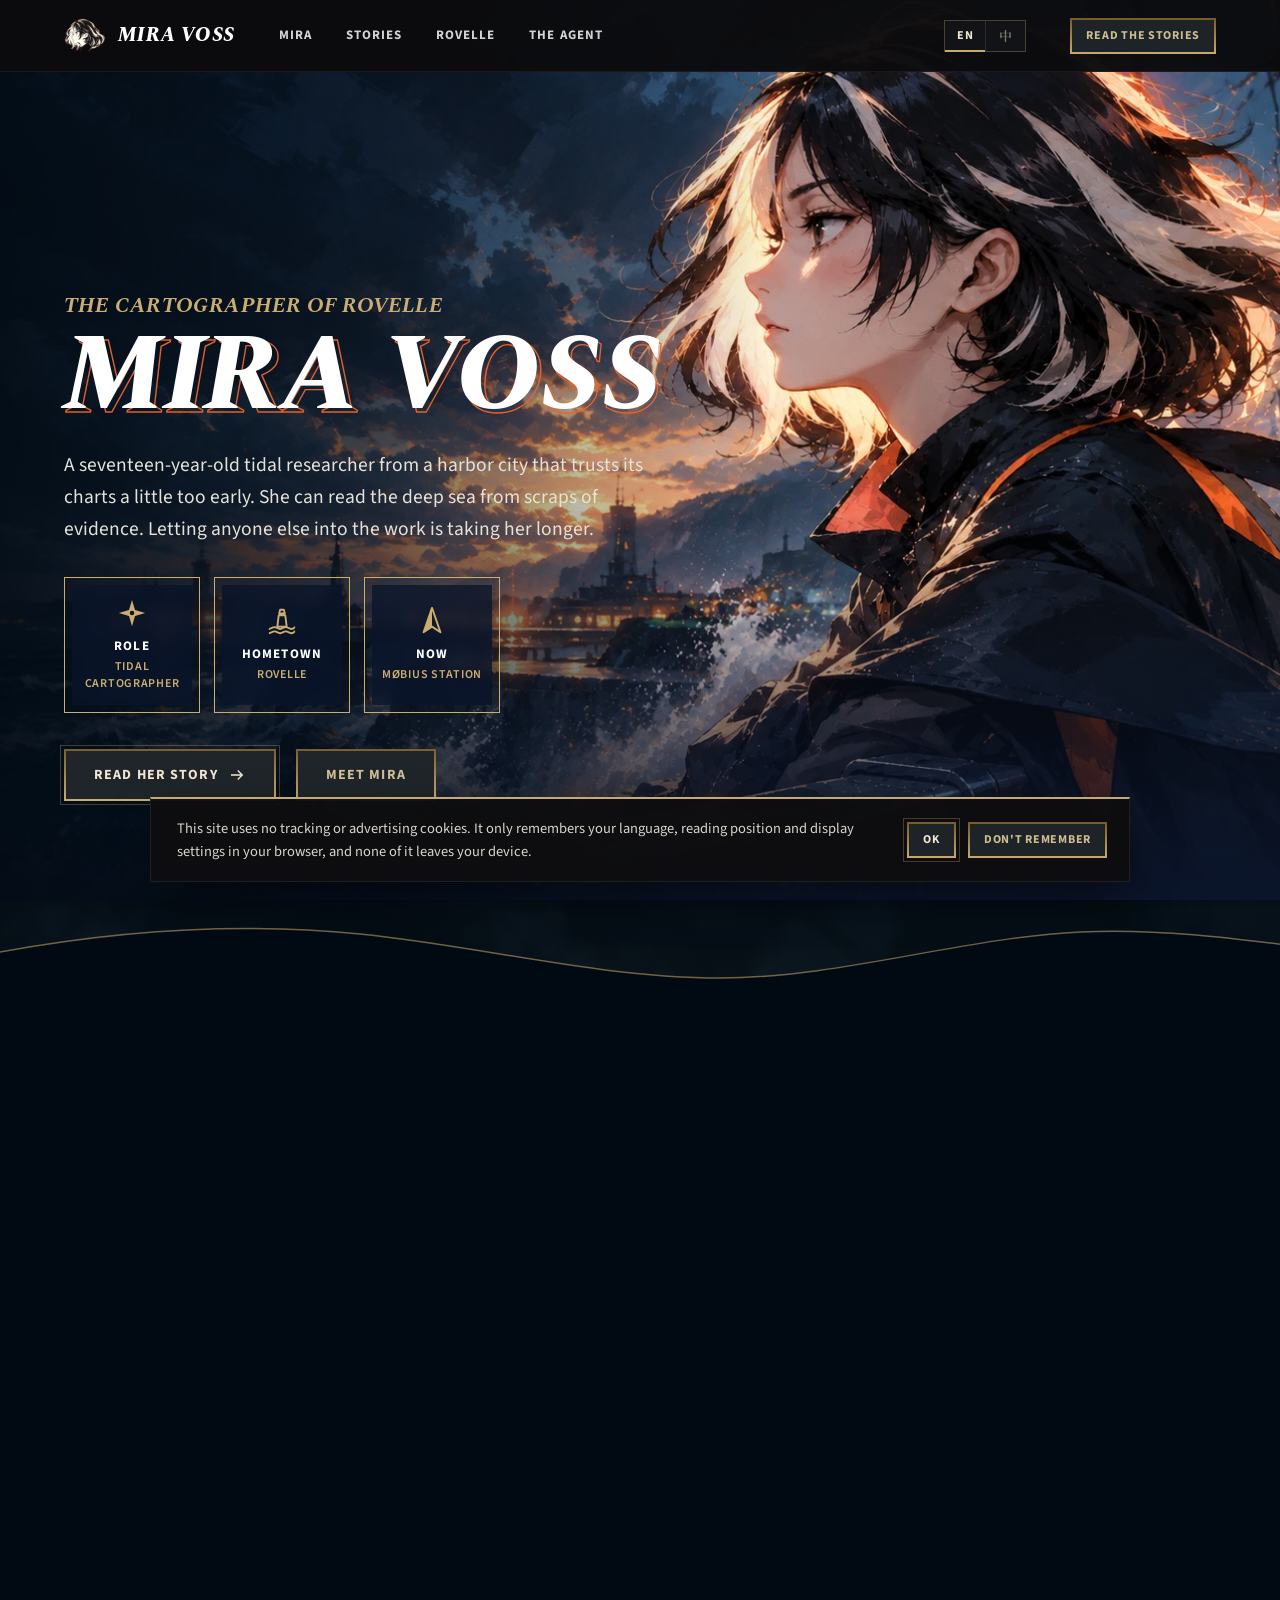
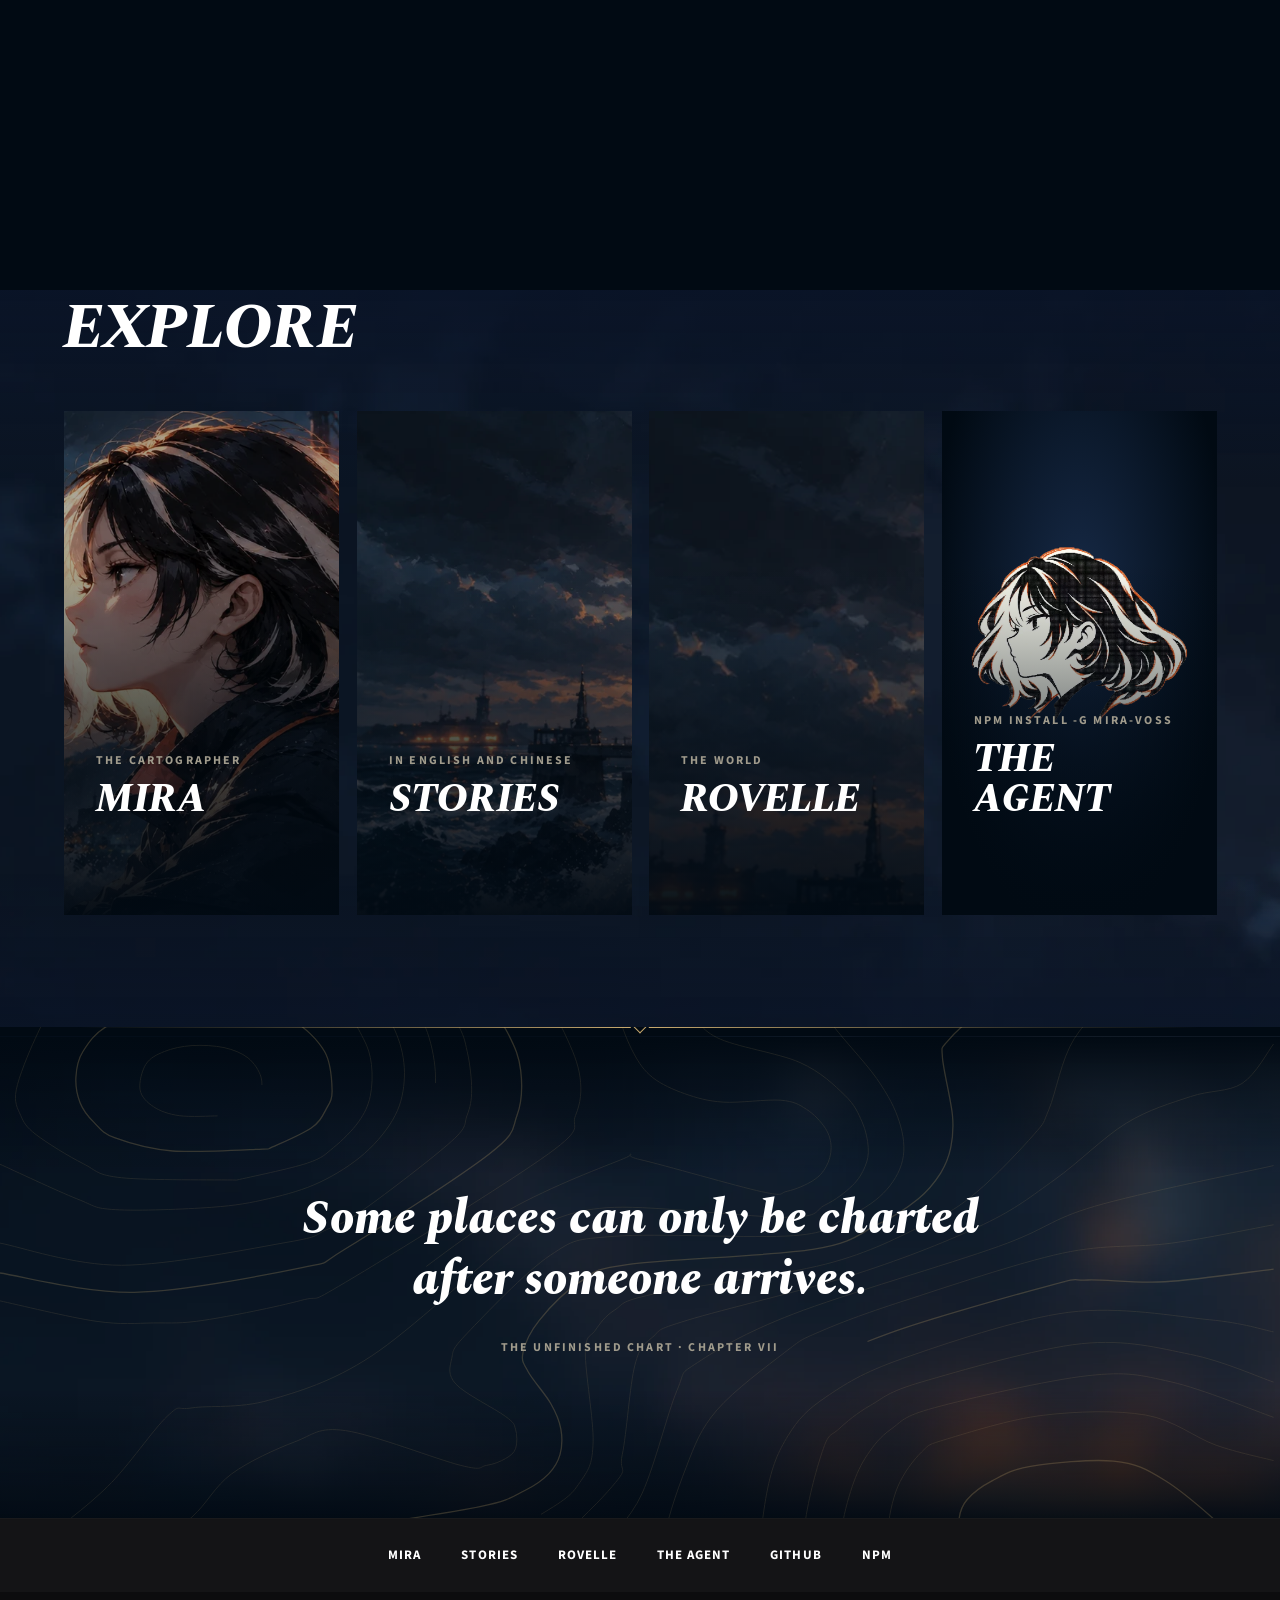
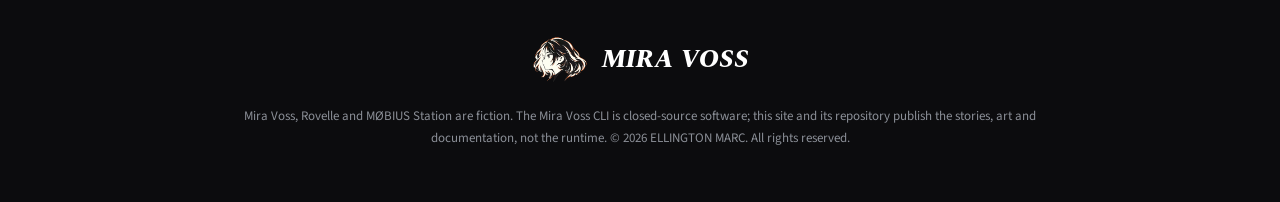
<file: site/index.html>
<!doctype html>
<html lang="en" class="no-js">
<head>
  <meta charset="utf-8" />
  <meta name="viewport" content="width=device-width, initial-scale=1, viewport-fit=cover" />
  <meta name="theme-color" content="#010a13" />
  <title data-zh="Mira Voss — 罗维尔的制图师">Mira Voss — The Cartographer of Rovelle</title>
  <meta name="description" content="Mira Voss, the cartographer of Rovelle. Read her stories, walk her harbor city, and install the Mira Voss terminal agent."  data-zh-content="Mira Voss，罗维尔的制图师。阅读她的故事，走进她的港城，安装 Mira Voss 终端 Agent。"/>
  <link rel="canonical" href="https://mangiapanejohn-dev.github.io/mira-voss/" />
  <meta property="og:type" content="website" />
  <meta property="og:title" content="Mira Voss — The Cartographer of Rovelle" />
  <meta property="og:description" content="Read her stories, walk her harbor city, and install the Mira Voss terminal agent." />
  <meta property="og:image" content="https://mangiapanejohn-dev.github.io/mira-voss/assets/mira-rovell-splash-v2.png" />
  <link rel="icon" type="image/png" href="assets/favicon.png" />
  <link rel="preconnect" href="https://fonts.googleapis.com" />
  <link rel="preconnect" href="https://fonts.gstatic.com" crossorigin />
  <link href="https://fonts.googleapis.com/css2?family=Spectral:ital,wght@0,600;1,700;1,800&family=Source+Sans+3:wght@400;600;700&family=Noto+Serif+SC:wght@600;900&display=swap" rel="stylesheet" />
  <link rel="preload" as="image" href="assets/mira-rovell-splash-v2.webp" />
  <link rel="stylesheet" href="base.css" />
  <link rel="stylesheet" href="pages.css" />
  <script>(function(d){d.classList.replace('no-js','js');try{if(sessionStorage.getItem('mira-tide')){d.classList.add('tide-in');sessionStorage.removeItem('mira-tide')}var q=new URLSearchParams(location.search).get('lang'),g=localStorage.getItem('mira-lang'),l=q||(g&&JSON.parse(g))||'en';d.dataset.lang=l==='zh'?'zh':'en';if(l==='zh'){d.lang='zh-Hans';d.classList.add('i18n-pending')}}catch(e){}})(document.documentElement)</script>
  <script src="data/library.js" defer></script>
  <script src="site.js" defer></script>
</head>
<body data-subbar="Home" data-zh-subbar="首页">
  <a class="skip-link" href="#main" data-zh="跳到正文">Skip to content</a>
  <svg class="sprite" aria-hidden="true" focusable="false">
    <symbol id="i-arrow" viewBox="0 0 24 24"><path d="M4 12h15M13 6l6 6-6 6" fill="none" stroke="currentColor" stroke-width="1.8"/></symbol>
    <symbol id="i-compass" viewBox="0 0 32 32"><path d="M16 2l3.2 10.8L30 16l-10.8 3.2L16 30l-3.2-10.8L2 16l10.8-3.2z" fill="currentColor"/><circle cx="16" cy="16" r="2.4" fill="#0a1428"/></symbol>
    <symbol id="i-harbor" viewBox="0 0 32 32"><path d="M14 4h4l1 4h-6zM12.5 10h7l1.5 12h-10zM2 24.5c3 0 3-2 6-2s3 2 6 2 3-2 6-2 3 2 6 2 3-2 4-2M2 29c3 0 3-2 6-2s3 2 6 2 3-2 6-2 3 2 6 2 3-2 4-2" fill="none" stroke="currentColor" stroke-width="2" stroke-linejoin="round"/></symbol>
    <symbol id="i-north" viewBox="0 0 32 32"><path d="M16 2l9 26-9-6-9 6z" fill="none" stroke="currentColor" stroke-width="2" stroke-linejoin="round"/><path d="M16 2v20l-9 6z" fill="currentColor"/></symbol>
  </svg>

  <header class="topbar">
    <a class="brand" href="index.html" aria-label="Mira Voss, home" data-zh-aria="Mira Voss 首页"><img src="assets/mira-logo-cutout.webp" alt="" width="42" height="35" /><span>Mira Voss</span></a>
    <nav class="topnav" aria-label="Main" data-zh-aria="主导航">
      <a href="mira.html">Mira</a>
      <a href="stories.html" data-zh="故事">Stories</a>
      <a href="world.html" data-zh="罗维尔">Rovelle</a>
      <a href="agent.html" data-zh="Agent">The Agent</a>
    </nav>
    <div class="lang-switch" role="group" aria-label="Language · 语言">
      <button type="button" data-set-lang="en" aria-pressed="true" lang="en">EN</button>
      <button type="button" data-set-lang="zh" aria-pressed="false" lang="zh-Hans">中</button>
    </div>
    <a class="btn btn-small" href="stories.html" data-zh="阅读故事">Read the stories</a>
    <button class="menu-toggle" type="button" aria-expanded="false" aria-controls="menu" aria-label="Menu" data-zh-aria="菜单"><span></span><span></span></button>
  </header>
  <nav class="menu" id="menu" aria-label="Main" data-zh-aria="主导航">
    <a href="index.html" data-zh="&lt;small&gt;开始&lt;/small&gt;首页"><small>Start</small>Home</a>
    <a href="mira.html" data-zh="&lt;small&gt;人物&lt;/small&gt;Mira"><small>Her life</small>Mira</a>
    <a href="stories.html" data-zh="&lt;small&gt;阅读&lt;/small&gt;故事"><small>Read</small>Stories</a>
    <a href="world.html" data-zh="&lt;small&gt;世界&lt;/small&gt;罗维尔"><small data-zh="世界">The world</small>Rovelle</a>
    <a href="agent.html" data-zh="&lt;small&gt;安装&lt;/small&gt;终端 Agent"><small>Install</small>The Agent</a>
  </nav>

  <main id="main">
    <section class="masthead home-head" data-masthead aria-labelledby="mira-name">
      <div class="masthead-art" data-parallax aria-hidden="true">
        <img src="assets/mira-rovell-splash-v2.webp" alt="" fetchpriority="high" />
      </div>
      <div class="masthead-shade" aria-hidden="true"></div>
      <div class="masthead-body">
        <p class="supertitle intro" style="--d: 0" data-zh="罗维尔的制图师">The Cartographer of Rovelle</p>
        <h1 class="champion-name misreg" id="mira-name" data-text="Mira Voss" aria-label="Mira Voss"><span data-letters aria-hidden="true">Mira Voss</span></h1>
        <p class="masthead-bio intro" style="--d: 3" data-zh="一个十七岁的潮汐研究者，来自一座总是过早相信海图的港城。她能从零碎的证据里读出深海；学会让别人也参与进来，她还需要更久。">A seventeen-year-old tidal researcher from a harbor city that trusts its charts a little too early. She can read the deep sea from scraps of evidence. Letting anyone else into the work is taking her longer.</p>
        <ul class="meta-row" aria-label="About Mira" data-zh-aria="关于 Mira">
          <li class="meta-box frame intro" style="--d: 4"><div class="frame-inner"><svg aria-hidden="true"><use href="#i-compass" /></svg><span class="meta-title" data-zh="身份">Role</span><span class="meta-value" data-zh="潮汐制图师">Tidal cartographer</span></div></li>
          <li class="meta-box frame intro" style="--d: 4.6"><div class="frame-inner"><svg aria-hidden="true"><use href="#i-harbor" /></svg><span class="meta-title" data-zh="故乡">Hometown</span><span class="meta-value" data-zh="罗维尔">Rovelle</span></div></li>
          <li class="meta-box frame intro" style="--d: 5.2"><div class="frame-inner"><svg aria-hidden="true"><use href="#i-north" /></svg><span class="meta-title" data-zh="现在">Now</span><span class="meta-value" data-zh="MØBIUS 研究站">MØBIUS Station</span></div></li>
        </ul>
        <div class="btn-row intro" style="--d: 6">
          <a class="btn btn-gold" href="read.html?work=unfinished-chart" data-zh="阅读她的故事 &lt;svg aria-hidden=&quot;true&quot;&gt;&lt;use href=&quot;#i-arrow&quot; /&gt;&lt;/svg&gt;">Read her story <svg aria-hidden="true"><use href="#i-arrow" /></svg></a>
          <a class="btn" href="mira.html" data-zh="认识 Mira">Meet Mira</a>
        </div>
      </div>
      <a class="scroll-cue intro" style="--d: 8" href="#latest" aria-label="Scroll to the latest story" data-zh-aria="滚动到最新故事"><span></span></a>
    </section>

    <!-- latest:start -->
    <section class="blade blade-dark feature" id="latest" data-nav="Newest story" data-zh-nav="最新故事" aria-labelledby="feature-title">
      <div class="atmos" style="--atmos-img: url(assets/bg/ice.webp); --atmos-op: .8" aria-hidden="true"></div>
      <div class="coastview coastview-far" data-inline-svg="assets/art/vard-far.svg" aria-hidden="true"></div>
      <div class="blade-inner feature-grid">
        <a class="feature-cover frame" data-reveal="unfold" href="read.html?work=only-one-side" tabindex="-1" aria-hidden="true"><span class="frame-inner halftone" style="background: url(assets/bg/ice.webp) center / cover"><img src="assets/art/mobius-loop.svg" alt="" loading="lazy" /></span></a>
        <div class="feature-copy" data-stagger>
          <p class="supertitle" data-reveal="from-right" data-zh="最新故事 · MØBIUS · 短篇">Newest story · MØBIUS · Short story</p>
          <h2 class="blade-title" data-reveal="mask" id="feature-title" data-text="Only One Side" data-zh-misreg="MØBIUS：只有一面" data-zh="MØBIUS：只有一面">Only One Side</h2>
          <p class="zh-title zh-only" data-reveal="from-right" data-zh="Only One Side">MØBIUS：只有一面</p>
          <p class="lede" data-reveal="from-right" data-zh="艾兰以北三天的航程，一座还没有名字的研究站，把深水记录写在一条扭了半圈的纸带上。十九个冬天里，有一部分海，被写成了「透印，不计」。">Three days north of Ailan, a station without a name keeps its deep-water record on a paper loop twisted half a turn. For nineteen winters, part of the sea in it was written off as ink bleeding through the paper.</p>
          <blockquote class="pull-quote" data-reveal="wipe"><p data-zh="她只是沿着同一面，往前走了很远。">She had only gone a long way along the same side.</p></blockquote>
          <div class="btn-row" data-reveal="from-right">
            <a class="btn btn-gold" href="read.html?work=only-one-side" data-zh="阅读 · 12 分钟 &lt;svg aria-hidden=&quot;true&quot;>&lt;use href=&quot;#i-arrow&quot; />&lt;/svg>">Read · 21 min <svg aria-hidden="true"><use href="#i-arrow" /></svg></a>
            <a class="btn" href="stories.html" data-zh="全部故事">All stories</a>
          </div>
        </div>
      </div>
    </section>
    <!-- latest:end -->

    <section class="blade explore" id="explore" data-nav="Explore" aria-labelledby="explore-title" data-zh-nav="探索">
      <div class="atmos atmos-storm" aria-hidden="true"></div>
      <div class="blade-inner">
        <div class="blade-head">
          <p class="supertitle reveal" data-zh="Mira Voss 的世界">The world of Mira Voss</p>
          <h2 class="blade-title" data-reveal="mask" id="explore-title" data-text="Explore" data-zh="探索" data-zh-misreg="探索">Explore</h2>
        </div>
        <div class="explore-grid" data-stagger>
          <a class="explore-card" data-reveal="focus" data-tilt="7" style="--rd: 0s" href="mira.html">
            <span class="explore-art halftone"><img src="assets/art/mira-portrait.webp" alt="" loading="lazy" /></span>
            <span class="explore-body"><span class="label" data-zh="制图师">The cartographer</span><span class="explore-title">Mira</span><span class="explore-text" data-zh="她走过的路、身边的人，以及她的原画。">Her life so far, the people around her, and her art.</span></span>
          </a>
          <a class="explore-card" data-reveal="focus" data-tilt="7" style="--rd: .1s" href="stories.html">
            <span class="explore-art halftone"><img src="assets/art/cover-rovelle.webp" alt="" loading="lazy" /></span>
            <span class="explore-body"><span class="label" data-zh="中文原著 · 英文译本">In English and Chinese</span><span class="explore-title" data-zh="故事">Stories</span><span class="explore-text" data-zh="《未完成的海图》，以及之后的故事。">The Unfinished Chart, and what came after.</span></span>
          </a>
          <a class="explore-card" data-reveal="focus" data-tilt="7" style="--rd: .2s" href="world.html">
            <span class="explore-art halftone"><img src="assets/art/rovelle-harbor.webp" alt="" loading="lazy" /></span>
            <span class="explore-body"><span class="label">The world</span><span class="explore-title" data-zh="罗维尔">Rovelle</span><span class="explore-text" data-zh="她故乡港城的海图，以及北方的研究站。">A chart of her harbor city, and the station in the north.</span></span>
          </a>
          <a class="explore-card explore-card-agent" data-reveal="focus" data-tilt="7" style="--rd: .3s" href="agent.html">
            <span class="explore-art halftone"><img src="assets/mira-logo-cutout.webp" alt="" loading="lazy" /></span>
            <span class="explore-body"><span class="label">npm install -g mira-voss</span><span class="explore-title" data-zh="终端 Agent">The Agent</span><span class="explore-text" data-zh="终端里的 Mira：她做什么，以及怎样开始。">Mira in your terminal: what she does, and how to start.</span></span>
          </a>
        </div>
      </div>
    </section>

    <section class="blade blade-dark quote-band" id="line" data-nav="A line" aria-label="A line from The Unfinished Chart" data-zh-nav="一句话" data-zh-aria="《未完成的海图》中的一句话">
      <div class="atmos atmos-dusk" aria-hidden="true"></div>
      <div class="isobaths-bg" data-isobaths="assets/chart-lines.svg" aria-hidden="true"></div>
      <figure class="blade-inner quote">
        <blockquote><p data-ink data-zh="有些地方，<br />只能等人到了以后，再慢慢画出来。">Some places can only be charted<br />after someone arrives.</p></blockquote>
        <figcaption><span class="label" data-zh="《未完成的海图》· 第七章">The Unfinished Chart · Chapter VII</span></figcaption>
      </figure>
    </section>
  </main>

  <footer class="site-footer">
    <nav class="footer-nav" aria-label="Footer" data-zh-aria="页脚">
      <a href="mira.html">Mira</a><a href="stories.html" data-zh="故事">Stories</a><a href="world.html" data-zh="罗维尔">Rovelle</a><a href="agent.html" data-zh="Agent">The Agent</a><a href="https://github.com/mangiapanejohn-dev/mira-voss">GitHub</a><a href="https://www.npmjs.com/package/mira-voss">npm</a>
    </nav>
    <div class="footer-inner">
      <a class="footer-brand" href="index.html"><img src="assets/mira-logo-cutout.webp" alt="" width="56" height="47" loading="lazy" /><span>Mira Voss</span></a>
      <p class="footer-legal" data-zh="Mira Voss、罗维尔与 MØBIUS 研究站均为虚构。Mira Voss CLI 是闭源软件；本站及其仓库公开的是故事、美术与文档，不包含运行时代码。© 2026 ELLINGTON MARC，保留所有权利。">Mira Voss, Rovelle and MØBIUS Station are fiction. The Mira Voss CLI is closed-source software; this site and its repository publish the stories, art and documentation, not the runtime. © 2026 ELLINGTON MARC. All rights reserved.</p>
    </div>
  </footer>

  <div class="consent" role="region" aria-label="Privacy" data-zh-aria="隐私" data-consent hidden>
    <p data-zh="本站不使用任何追踪或广告 Cookie。它只在你的浏览器里记住语言、阅读进度和显示设置，这些信息不会离开你的设备。">This site uses no tracking or advertising cookies. It only remembers your language, reading position and display settings in your browser, and none of it leaves your device.</p>
    <div class="consent-actions">
      <button class="btn btn-small btn-gold" type="button" data-consent-ok data-zh="好的">OK</button>
      <button class="btn btn-small" type="button" data-consent-forget data-zh="不要记住">Don't remember</button>
    </div>
  </div>
</body>
</html>
</file>
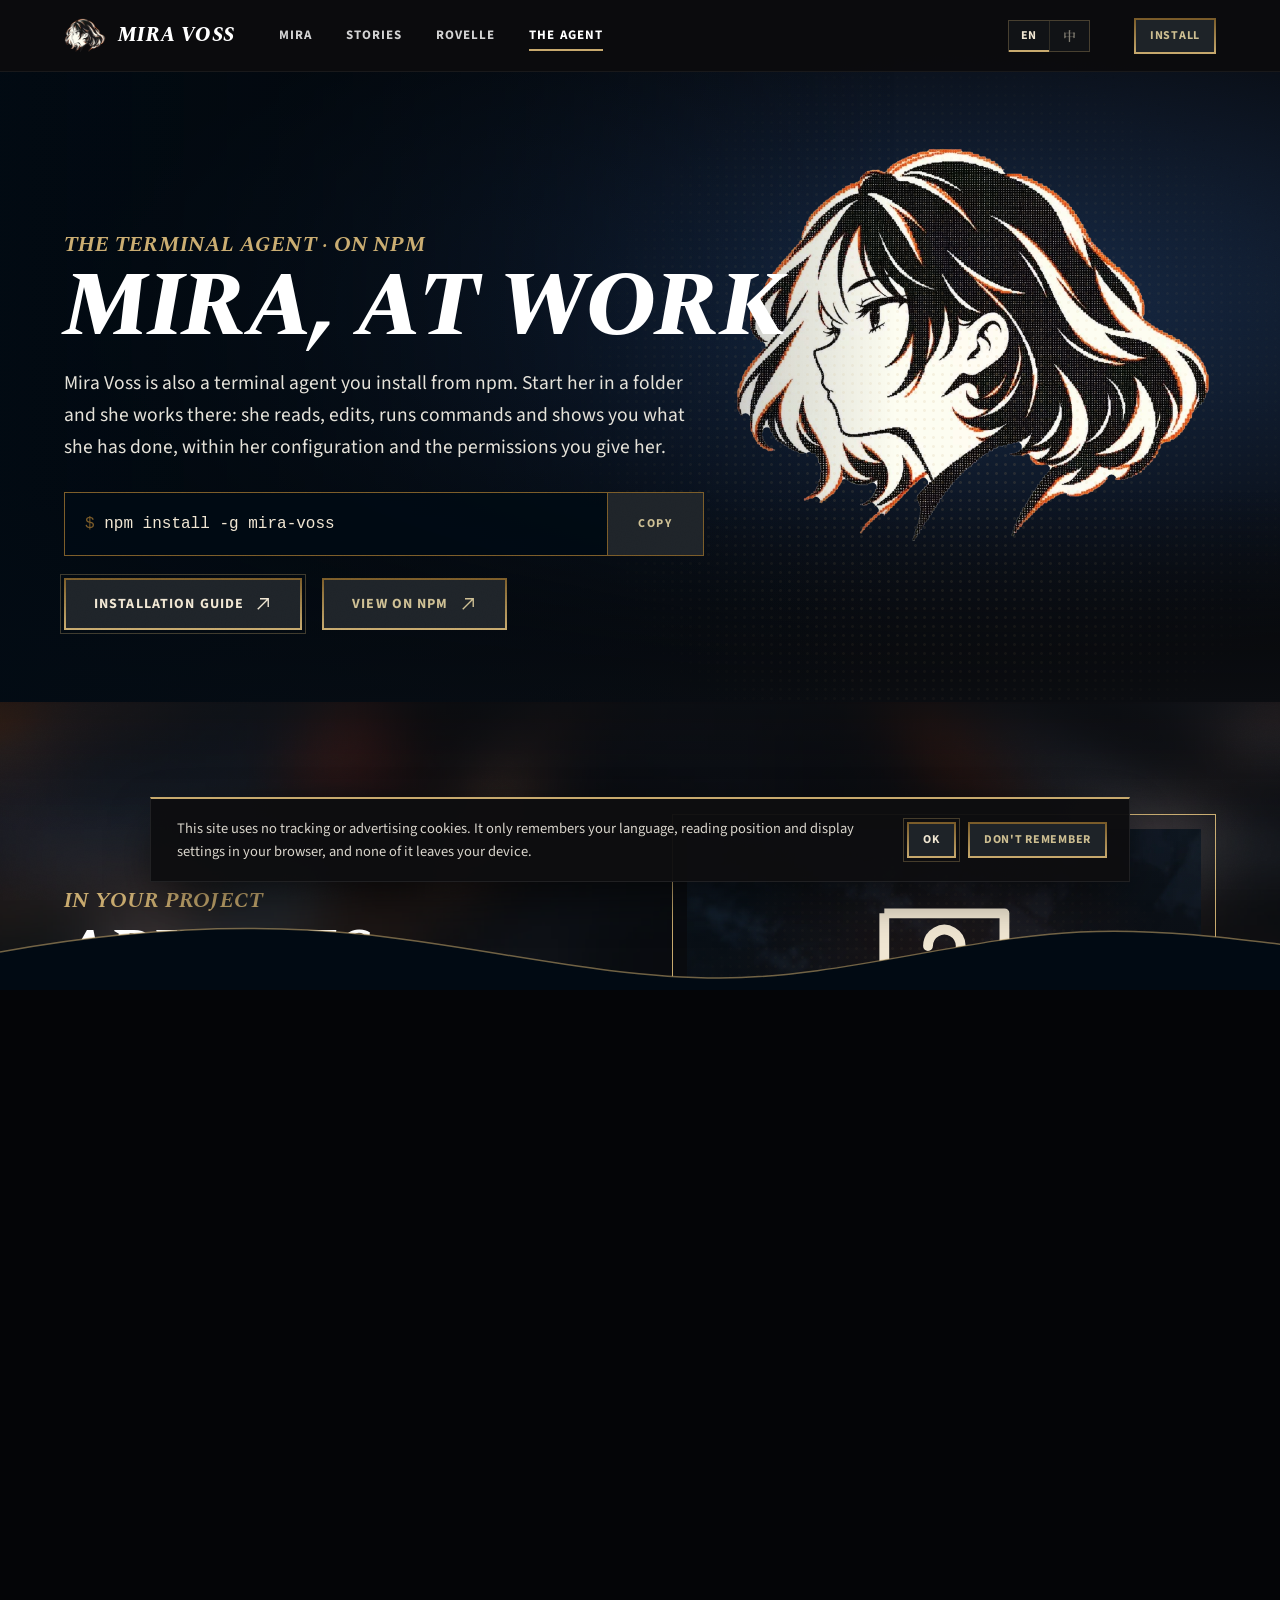
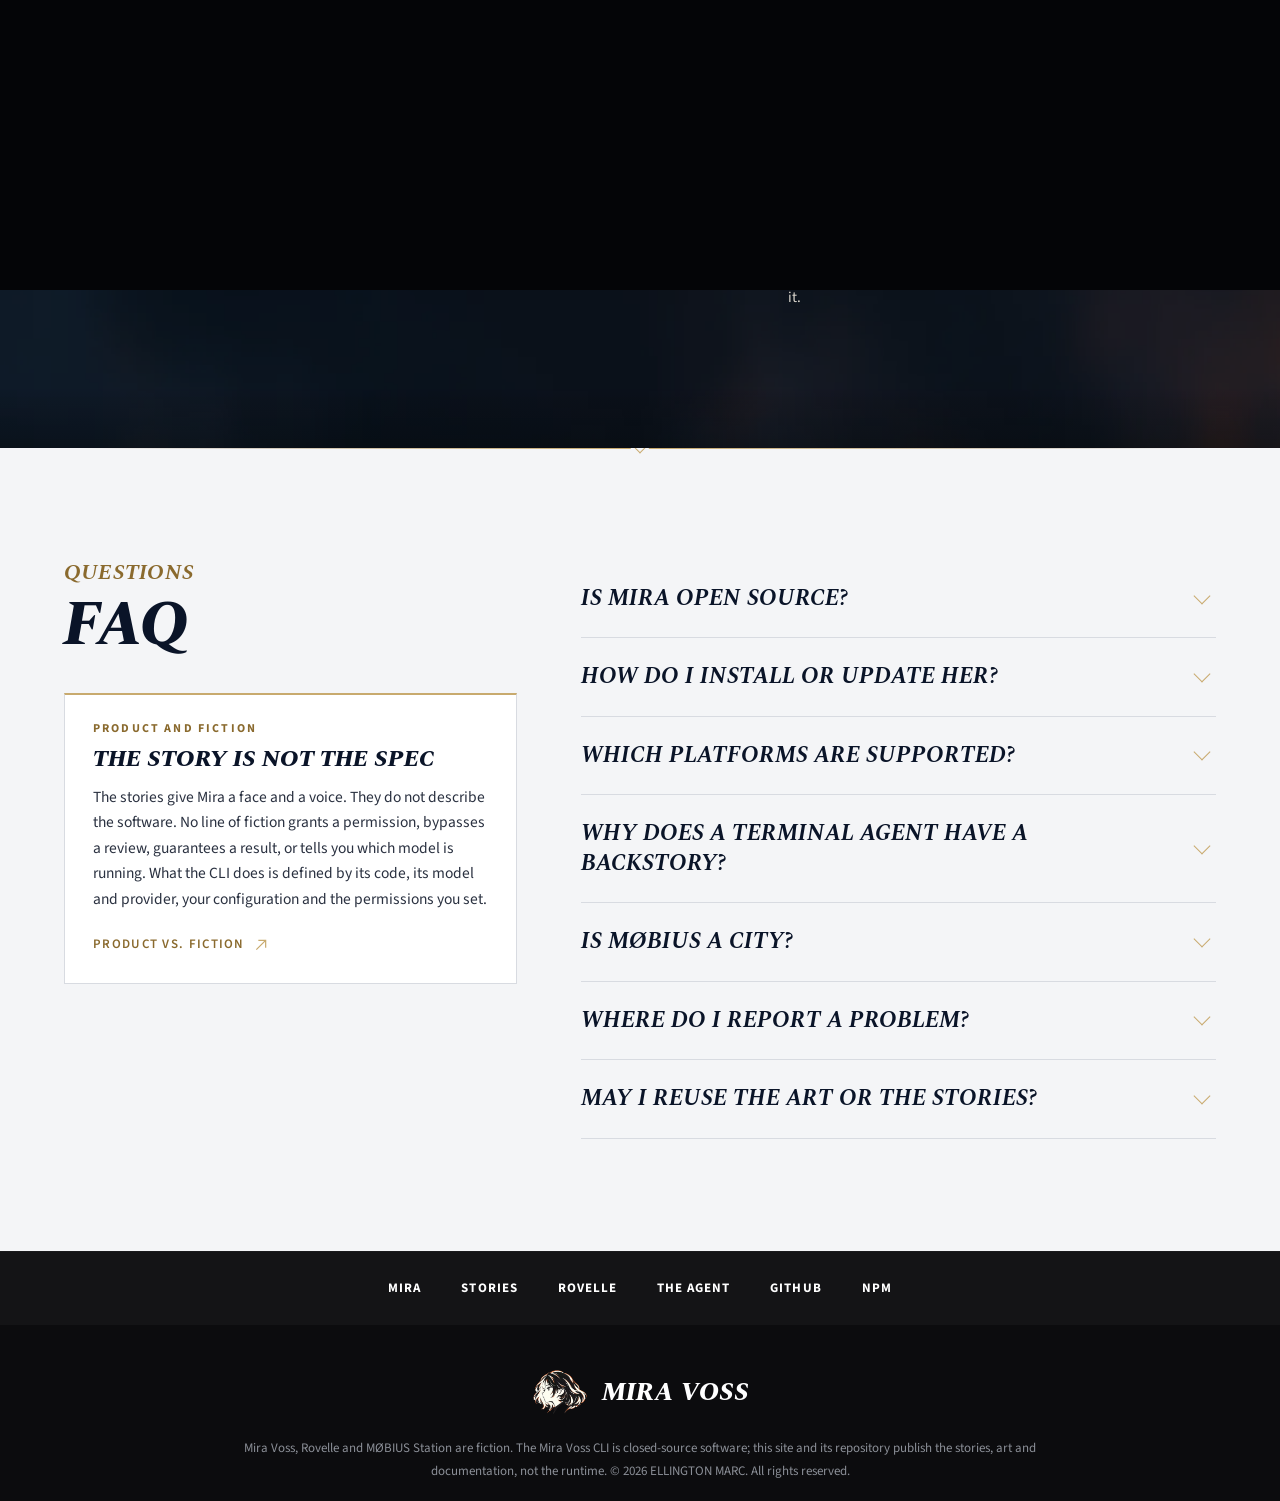
<file: site/agent.html>
<!doctype html>
<html lang="en" class="no-js" data-theme="night">
<head>
  <meta charset="utf-8" />
  <meta name="viewport" content="width=device-width, initial-scale=1, viewport-fit=cover" />
  <meta name="theme-color" content="#010a13" />
  <title data-zh="终端 Agent — Mira Voss">The Agent — Mira Voss</title>
  <meta name="description" content="Mira Voss is a closed-source terminal agent distributed on npm. What she does in your project, how to install her, and how to start."  data-zh-content="Mira Voss 是通过 npm 分发的闭源终端 Agent。她在你的项目里做什么、如何安装、如何开始。"/>
  <link rel="canonical" href="https://mangiapanejohn-dev.github.io/mira-voss/agent.html" />
  <meta property="og:title" content="The Agent — Mira Voss" />
  <meta property="og:image" content="https://mangiapanejohn-dev.github.io/mira-voss/assets/mira-rovell-splash-v2.png" />
  <link rel="icon" type="image/png" href="assets/favicon.png" />
  <link rel="preconnect" href="https://fonts.googleapis.com" />
  <link rel="preconnect" href="https://fonts.gstatic.com" crossorigin />
  <link href="https://fonts.googleapis.com/css2?family=Spectral:ital,wght@0,600;1,700;1,800&family=Source+Sans+3:wght@400;600;700&family=Noto+Serif+SC:wght@600;900&display=swap" rel="stylesheet" />
  <link rel="stylesheet" href="base.css" />
  <link rel="stylesheet" href="pages.css" />
  <script>(function(d){d.classList.replace('no-js','js');try{if(sessionStorage.getItem('mira-tide')){d.classList.add('tide-in');sessionStorage.removeItem('mira-tide')}var q=new URLSearchParams(location.search).get('lang'),g=localStorage.getItem('mira-lang'),l=q||(g&&JSON.parse(g))||'en';d.dataset.lang=l==='zh'?'zh':'en';if(l==='zh'){d.lang='zh-Hans';d.classList.add('i18n-pending')}}catch(e){}})(document.documentElement)</script>
  <script src="data/library.js" defer></script>
  <script src="site.js" defer></script>
</head>
<body data-subbar="The Agent" data-zh-subbar="终端 Agent">
  <a class="skip-link" href="#main" data-zh="跳到正文">Skip to content</a>
  <svg class="sprite" aria-hidden="true" focusable="false">
    <symbol id="i-arrow" viewBox="0 0 24 24"><path d="M4 12h15M13 6l6 6-6 6" fill="none" stroke="currentColor" stroke-width="1.8"/></symbol>
    <symbol id="i-out" viewBox="0 0 24 24"><path d="M8 5h11v11M19 5L5 19" fill="none" stroke="currentColor" stroke-width="1.8"/></symbol>
    <symbol id="i-ask" viewBox="0 0 32 32"><path pathLength="1" d="M5 5h22v16H15l-6 6v-6H5z" fill="none" stroke="currentColor" stroke-width="1.8" stroke-linejoin="round"/><path pathLength="1" d="M13 11a3 3 0 1 1 4.5 2.6c-.9.5-1.5 1-1.5 2" fill="none" stroke="currentColor" stroke-width="1.8" stroke-linecap="round"/><circle cx="16" cy="18.4" r="1.2" fill="currentColor"/></symbol>
    <symbol id="i-read" viewBox="0 0 32 32"><path pathLength="1" d="M3 7c5-1.6 9-1 13 2 4-3 8-3.6 13-2v18c-5-1.6-9-1-13 2-4-3-8-3.6-13-2z" fill="none" stroke="currentColor" stroke-width="1.8" stroke-linejoin="round"/><path pathLength="1" d="M16 9v18" stroke="currentColor" stroke-width="1.8"/></symbol>
    <symbol id="i-edit" viewBox="0 0 32 32"><path pathLength="1" d="M21 4l7 7L12 27H5v-7z" fill="none" stroke="currentColor" stroke-width="1.8" stroke-linejoin="round"/><path pathLength="1" d="M17 8l7 7" stroke="currentColor" stroke-width="1.8"/></symbol>
    <symbol id="i-run" viewBox="0 0 32 32"><rect pathLength="1" x="3" y="5" width="26" height="22" fill="none" stroke="currentColor" stroke-width="1.8"/><path pathLength="1" d="M8 12l5 4-5 4M15 21h8" fill="none" stroke="currentColor" stroke-width="1.8" stroke-linecap="square"/></symbol>
    <symbol id="i-report" viewBox="0 0 32 32"><path pathLength="1" d="M7 3h13l6 6v20H7z" fill="none" stroke="currentColor" stroke-width="1.8" stroke-linejoin="round"/><path pathLength="1" d="M11 17l3.5 3.5L22 13" fill="none" stroke="currentColor" stroke-width="2" stroke-linecap="square"/></symbol>
  </svg>

  <header class="topbar">
    <a class="brand" href="index.html" aria-label="Mira Voss, home" data-zh-aria="Mira Voss 首页"><img src="assets/mira-logo-cutout.webp" alt="" width="42" height="35" /><span>Mira Voss</span></a>
    <nav class="topnav" aria-label="Main" data-zh-aria="主导航">
      <a href="mira.html">Mira</a>
      <a href="stories.html" data-zh="故事">Stories</a>
      <a href="world.html" data-zh="罗维尔">Rovelle</a>
      <a href="agent.html" aria-current="page" data-zh="Agent">The Agent</a>
    </nav>
    <div class="lang-switch" role="group" aria-label="Language · 语言">
      <button type="button" data-set-lang="en" aria-pressed="true" lang="en">EN</button>
      <button type="button" data-set-lang="zh" aria-pressed="false" lang="zh-Hans">中</button>
    </div>
    <a class="btn btn-small" href="#install" data-zh="安装">Install</a>
    <button class="menu-toggle" type="button" aria-expanded="false" aria-controls="menu" aria-label="Menu" data-zh-aria="菜单"><span></span><span></span></button>
  </header>
  <nav class="menu" id="menu" aria-label="Main" data-zh-aria="主导航">
    <a href="index.html" data-zh="&lt;small&gt;开始&lt;/small&gt;首页"><small>Start</small>Home</a>
    <a href="mira.html" data-zh="&lt;small&gt;人物&lt;/small&gt;Mira"><small>Her life</small>Mira</a>
    <a href="stories.html" data-zh="&lt;small&gt;阅读&lt;/small&gt;故事"><small>Read</small>Stories</a>
    <a href="world.html" data-zh="&lt;small&gt;世界&lt;/small&gt;罗维尔"><small>The world</small>Rovelle</a>
    <a href="agent.html" data-zh="&lt;small&gt;安装&lt;/small&gt;终端 Agent"><small>Install</small>The Agent</a>
  </nav>

  <main id="main">
    <section class="masthead page-head agent-head" data-masthead id="install" aria-labelledby="page-title">
      <div class="masthead-art" aria-hidden="true"><img class="halftone" src="assets/mira-logo-cutout.webp" alt="" fetchpriority="high" /></div>
      <div class="masthead-shade" aria-hidden="true"></div>
      <div class="halftone-field" style="--size: 86vmin; right: -6vmin; top: 4%; --op: .14" aria-hidden="true"></div>
      <div class="masthead-body">
        <p class="supertitle intro" style="--d: 0" data-zh="终端 Agent · npm">The terminal agent · on npm</p>
        <h1 class="page-title champion-name" id="page-title" data-text="Mira, at work" aria-label="Mira, at work" data-zh-aria="工作中的 Mira" data-zh-misreg="工作中的 Mira"><span data-letters aria-hidden="true" data-zh="工作中的 Mira">Mira, at work</span></h1>
        <p class="masthead-bio intro" style="--d: 3" data-zh="Mira Voss 也是一个通过 npm 安装的终端 Agent。在某个文件夹里启动她，她就在那里工作：读文件、改文件、运行命令，并把做过的事交代给你——一切都在她的配置和你给的权限之内。">Mira Voss is also a terminal agent you install from npm. Start her in a folder and she works there: she reads, edits, runs commands and shows you what she has done, within her configuration and the permissions you give her.</p>
        <div class="install-command intro" style="--d: 4">
          <code id="npm-command">npm install -g mira-voss</code>
          <button class="copy-button" type="button" data-copy="#npm-command"><span data-copy-label>Copy</span></button>
        </div>
        <div class="btn-row intro" style="--d: 5">
          <a class="btn btn-gold" href="https://github.com/mangiapanejohn-dev/mira-voss/blob/main/docs/install.md" data-zh="安装指南 &lt;svg aria-hidden=&quot;true&quot;&gt;&lt;use href=&quot;#i-out&quot; /&gt;&lt;/svg&gt;">Installation guide <svg aria-hidden="true"><use href="#i-out" /></svg></a>
          <a class="btn" href="https://www.npmjs.com/package/mira-voss" data-zh="在 npm 查看 &lt;svg aria-hidden=&quot;true&quot;&gt;&lt;use href=&quot;#i-out&quot; /&gt;&lt;/svg&gt;">View on npm <svg aria-hidden="true"><use href="#i-out" /></svg></a>
        </div>
      </div>
    </section>

    <section class="blade" id="abilities" data-nav="Abilities" aria-labelledby="abilities-title" data-zh-nav="技能">
      <div class="atmos atmos-ember" aria-hidden="true"></div>
      <div class="blade-inner abilities" data-tabs data-abilities data-autoplay>
        <div class="abilities-main">
          <p class="supertitle reveal" data-zh="在你的项目里">In your project</p>
          <h2 class="blade-title" id="abilities-title" data-text="Abilities" data-zh="技能" data-zh-misreg="技能">Abilities</h2>
          <p class="lede reveal" data-zh="在某个文件夹里启动她，这些就是她在那里做的事，都在她的配置和你给的权限之内。">Start her in a folder and these are the things she does there, within her configuration and the permissions you give her.</p>
          <div class="ability-keys" data-cascade role="tablist" aria-label="Abilities" data-zh-aria="技能">
            <button class="ability-key" role="tab" id="key-p" aria-controls="ability-panel" aria-selected="true" data-key="p" data-glyph="#i-ask" data-slot="Passive" data-name="Asks before she changes things" data-zh-name="改动之前先问你" data-zh-slot="被动"><span class="key-icon"><svg aria-hidden="true"><use href="#i-ask" /></svg><span class="key-letter">P</span></span><span class="key-name" data-zh="先问你">Asks first</span></button>
            <button class="ability-key" role="tab" id="key-q" aria-controls="ability-panel" aria-selected="false" tabindex="-1" data-key="q" data-glyph="#i-read" data-slot="Q" data-name="Reads the project" data-zh-name="读取项目"><span class="key-icon"><svg aria-hidden="true"><use href="#i-read" /></svg><span class="key-letter">Q</span></span><span class="key-name" data-zh="读取">Reads</span></button>
            <button class="ability-key" role="tab" id="key-w" aria-controls="ability-panel" aria-selected="false" tabindex="-1" data-key="w" data-glyph="#i-edit" data-slot="W" data-name="Edits files" data-zh-name="编辑文件"><span class="key-icon"><svg aria-hidden="true"><use href="#i-edit" /></svg><span class="key-letter">W</span></span><span class="key-name" data-zh="编辑">Edits</span></button>
            <button class="ability-key" role="tab" id="key-e" aria-controls="ability-panel" aria-selected="false" tabindex="-1" data-key="e" data-glyph="#i-run" data-slot="E" data-name="Runs commands" data-zh-name="运行命令"><span class="key-icon"><svg aria-hidden="true"><use href="#i-run" /></svg><span class="key-letter">E</span></span><span class="key-name" data-zh="运行">Runs</span></button>
            <button class="ability-key" role="tab" id="key-r" aria-controls="ability-panel" aria-selected="false" tabindex="-1" data-key="r" data-glyph="#i-report" data-slot="Ultimate" data-name="Shows her work" data-zh-name="交代她做了什么" data-zh-slot="终极技能"><span class="key-icon"><svg aria-hidden="true"><use href="#i-report" /></svg><span class="key-letter">R</span></span><span class="key-name" data-zh="交代所做">Shows her work</span></button>
          </div>
        </div>
        <div class="ability-media" data-reveal="from-right" id="ability-panel" role="tabpanel" aria-labelledby="key-p" data-ability-panel>
          <div class="ability-frame frame">
            <div class="frame-inner ability-plate">
              <div class="halftone-field" style="--size: 120%; left: -10%; top: -10%; --op: .16" aria-hidden="true"></div>
              <svg class="plate-glyph" data-glyph aria-hidden="true"><use href="#i-ask" /></svg>
              <span class="plate-key" data-key aria-hidden="true">P</span>
            </div>
          </div>
          <div class="ability-info">
            <h3 data-name data-zh="改动之前先问你">Asks before she changes things</h3>
            <span class="label" data-slot data-zh="被动">Passive</span>
            <p data-text data-zh="在默认模式下，Mira 改动你的项目之前会先请你批准。每一条请求你都可以看过再决定。">In the default mode, Mira asks for your approval before she makes changes to your project. You read each request and decide.</p>
          </div>
        </div>
        <template data-for="p">In the default mode, Mira asks for your approval before she makes changes to your project. You read each request and decide.</template>
        <template data-for="q">Start <code>mira</code> in a folder and she can read the files there, so she works from what your project actually contains.</template>
        <template data-for="w">She makes the edits a task needs directly in your files, instead of handing you snippets to paste.</template>
        <template data-for="e">She runs terminal commands, such as builds, tests and scripts, and reads what they print.</template>
        <template data-for="r">She shows you what she has done, so you can check her work before you rely on it.</template>
      </div>
    </section>

    <section class="blade blade-dark" id="first-launch" data-nav="First launch" aria-labelledby="start-title" data-zh-nav="首次启动">
      <div class="atmos atmos-lights" aria-hidden="true"></div>
      <div class="blade-inner">
        <div class="blade-head">
          <p class="supertitle reveal" data-zh="首次启动">First launch</p>
          <h2 class="blade-title" id="start-title" data-text="Getting started" data-zh="开始使用" data-zh-misreg="开始使用">Getting started</h2>
        </div>
        <ol class="steps" data-cascade>
          <li><h3>Install</h3><p data-zh="使用 Node.js 22 或更高版本，然后运行 &lt;code&gt;npm install -g mira-voss&lt;/code&gt;。">Use Node.js 22 or newer, then run <code>npm install -g mira-voss</code>.</p></li>
          <li><h3 data-zh="启动她">Start her</h3><p data-zh="在你想工作的文件夹里打开终端，运行 &lt;code&gt;mira&lt;/code&gt;。&lt;code&gt;mobius&lt;/code&gt; 也可以。">Open a terminal in the folder you want to work in and run <code>mira</code>. <code>mobius</code> works too.</p></li>
          <li><h3 data-zh="登录">Sign in</h3><p data-zh="按提示操作。&lt;a class=&quot;text-link&quot; href=&quot;https://www.npmjs.com/package/mira-voss&quot;&gt;npm 页面&lt;/a&gt;列出了当前的账号与 API key 选项。">Follow the prompts. The <a class="text-link" href="https://www.npmjs.com/package/mira-voss">npm page</a> lists the current account and API-key options.</p></li>
          <li><h3 data-zh="从小事开始">Start small</h3><p data-zh="先给她一个范围明确的任务。在默认模式下，每一条权限请求都看清楚再同意。">Give her a bounded task first. In the default mode, read each permission request before you accept it.</p></li>
          <li><h3 data-zh="出了问题">If something fails</h3><p data-zh="运行 &lt;code&gt;mira doctor&lt;/code&gt;。报告问题之前，删掉私人路径和密钥。">Run <code>mira doctor</code>. Remove private paths and keys before you report a problem.</p></li>
        </ol>
      </div>
    </section>

    <section class="blade blade-light" id="faq" data-nav="FAQ" aria-labelledby="faq-title" data-zh-nav="常见问题">
      <div class="blade-inner faq-grid">
        <div>
          <p class="supertitle reveal" data-zh="问题">Questions</p>
          <h2 class="blade-title" id="faq-title" data-text="FAQ" data-zh="常见问题" data-zh-misreg="常见问题">FAQ</h2>
          <aside class="spec-note" data-reveal="flip" aria-labelledby="fiction-title">
            <span class="label" data-zh="产品与虚构">Product and fiction</span>
            <h3 id="fiction-title" data-zh="故事不是说明书">The story is not the spec</h3>
            <p data-zh="故事给了 Mira 一张脸和一种声音，但它们不描述软件。任何一句虚构都不会授予权限、绕过审核、保证结果，也不会告诉你正在运行的是哪个模型。CLI 实际做什么，由它的代码、模型与服务商、你的配置以及你设定的权限决定。">The stories give Mira a face and a voice. They do not describe the software. No line of fiction grants a permission, bypasses a review, guarantees a result, or tells you which model is running. What the CLI does is defined by its code, its model and provider, your configuration and the permissions you set.</p>
            <a class="text-link" href="https://github.com/mangiapanejohn-dev/mira-voss/blob/main/docs/product-vs-fiction.md" data-zh="产品与虚构 &lt;svg aria-hidden=&quot;true&quot;&gt;&lt;use href=&quot;#i-out&quot; /&gt;&lt;/svg&gt;">Product vs. fiction <svg aria-hidden="true"><use href="#i-out" /></svg></a>
          </aside>
        </div>
        <div class="faq" data-cascade>
          <details><summary data-zh="Mira 开源吗？">Is Mira open source?</summary><div class="answer"><p data-zh="不开源。CLI 运行时是专有软件。公开的 GitHub 仓库存放文档、故事、视觉设定和这个网站，不包含 CLI 的实现。">No. The CLI runtime is proprietary. The public GitHub repository hosts documentation, the stories, her visual identity and this website, not the CLI's implementation.</p></div></details>
          <details><summary data-zh="如何安装或更新？">How do I install or update her?</summary><div class="answer"><p data-zh="&lt;code&gt;npm install -g mira-voss&lt;/code&gt; 安装，&lt;code&gt;npm install -g mira-voss@latest&lt;/code&gt; 更新。如果之后找不到 &lt;code&gt;mira&lt;/code&gt;，请检查 npm 的全局目录是否在你的 &lt;code&gt;PATH&lt;/code&gt; 里。详见&lt;a href=&quot;https://github.com/mangiapanejohn-dev/mira-voss/blob/main/docs/install.md&quot;&gt;安装指南&lt;/a&gt;。"><code>npm install -g mira-voss</code> installs her, and <code>npm install -g mira-voss@latest</code> updates. If <code>mira</code> is not found afterwards, check that npm's global directory is on your <code>PATH</code>. See the <a href="https://github.com/mangiapanejohn-dev/mira-voss/blob/main/docs/install.md">installation guide</a>.</p></div></details>
          <details><summary data-zh="支持哪些平台？">Which platforms are supported?</summary><div class="answer"><p data-zh="Apple 芯片的 macOS、Windows 10/11（x64），以及 Linux（x64 或 arm64，glibc 和 musl 都可以）。ChatGPT 套餐登录用的内核随包提供，每个系统都有。登录方式详见 &lt;a href=&quot;https://www.npmjs.com/package/mira-voss&quot;&gt;npm 包页面&lt;/a&gt;。">macOS on Apple silicon, Windows 10/11 (x64), and Linux (x64 or arm64, glibc or musl). The kernel used for ChatGPT plan sign-in comes with her on each. The <a href="https://www.npmjs.com/package/mira-voss">npm package page</a> describes every sign-in option.</p></div></details>
          <details><summary data-zh="一个终端 Agent 为什么要有背景故事？">Why does a terminal agent have a backstory?</summary><div class="answer"><p data-zh="这个人物给了产品视觉与叙事上的身份。她不代表软件具有意识、自主性、某种能力或安全性。">The character gives the product its visual and narrative identity. She is not a claim about the software's consciousness, autonomy, capabilities or security.</p></div></details>
          <details><summary data-zh="MØBIUS 是一座城市吗？">Is MØBIUS a city?</summary><div class="answer"><p data-zh="不是。罗维尔是 Mira 的故乡。MØBIUS 是她在第一部之后工作的北方研究站。把 MØBIUS 写成城市的早期草稿不属于正史。">No. Rovelle is Mira's hometown. MØBIUS is the research station in the north where she works after the first book. Earlier drafts that used MØBIUS as a city are not canon.</p></div></details>
          <details><summary data-zh="在哪里报告问题？">Where do I report a problem?</summary><div class="answer"><p data-zh="在 GitHub 上使用&lt;a href=&quot;https://github.com/mangiapanejohn-dev/mira-voss/issues/new/choose&quot;&gt;问题模板&lt;/a&gt;。请写明操作系统、Node.js 和 Mira 的版本，并隐去凭据和私人路径。安全问题请走&lt;a href=&quot;https://github.com/mangiapanejohn-dev/mira-voss/security/advisories/new&quot;&gt;私密漏洞报告&lt;/a&gt;。">Use the <a href="https://github.com/mangiapanejohn-dev/mira-voss/issues/new/choose">issue templates</a> on GitHub. Include your OS, Node.js and Mira versions, and redact credentials and private paths. Security issues go through <a href="https://github.com/mangiapanejohn-dev/mira-voss/security/advisories/new">private vulnerability reporting</a>.</p></div></details>
          <details><summary data-zh="可以转载原画或故事吗？">May I reuse the art or the stories?</summary><div class="answer"><p data-zh="不能直接转载。公开可见不等于允许再发布或商用。见&lt;a href=&quot;https://github.com/mangiapanejohn-dev/mira-voss/blob/main/NOTICE.md&quot;&gt;权利声明&lt;/a&gt;。">Not automatically. Public visibility does not grant permission to republish or commercially reuse them. See the <a href="https://github.com/mangiapanejohn-dev/mira-voss/blob/main/NOTICE.md">notice</a>.</p></div></details>
        </div>
      </div>
    </section>
  </main>

  <footer class="site-footer">
    <nav class="footer-nav" aria-label="Footer" data-zh-aria="页脚">
      <a href="mira.html">Mira</a><a href="stories.html" data-zh="故事">Stories</a><a href="world.html" data-zh="罗维尔">Rovelle</a><a href="agent.html" data-zh="Agent">The Agent</a><a href="https://github.com/mangiapanejohn-dev/mira-voss">GitHub</a><a href="https://www.npmjs.com/package/mira-voss">npm</a>
    </nav>
    <div class="footer-inner">
      <a class="footer-brand" href="index.html"><img src="assets/mira-logo-cutout.webp" alt="" width="56" height="47" loading="lazy" /><span>Mira Voss</span></a>
      <p class="footer-legal" data-zh="Mira Voss、罗维尔与 MØBIUS 研究站均为虚构。Mira Voss CLI 是闭源软件；本站及其仓库公开的是故事、美术与文档，不包含运行时代码。© 2026 ELLINGTON MARC，保留所有权利。">Mira Voss, Rovelle and MØBIUS Station are fiction. The Mira Voss CLI is closed-source software; this site and its repository publish the stories, art and documentation, not the runtime. © 2026 ELLINGTON MARC. All rights reserved.</p>
    </div>
  </footer>

  <div class="consent" role="region" aria-label="Privacy" data-zh-aria="隐私" data-consent hidden>
    <p data-zh="本站不使用任何追踪或广告 Cookie。它只在你的浏览器里记住语言、阅读进度和显示设置，这些信息不会离开你的设备。">This site uses no tracking or advertising cookies. It only remembers your language, reading position and display settings in your browser, and none of it leaves your device.</p>
    <div class="consent-actions">
      <button class="btn btn-small btn-gold" type="button" data-consent-ok data-zh="好的">OK</button>
      <button class="btn btn-small" type="button" data-consent-forget data-zh="不要记住">Don't remember</button>
    </div>
  </div>
</body>
</html>
</file>
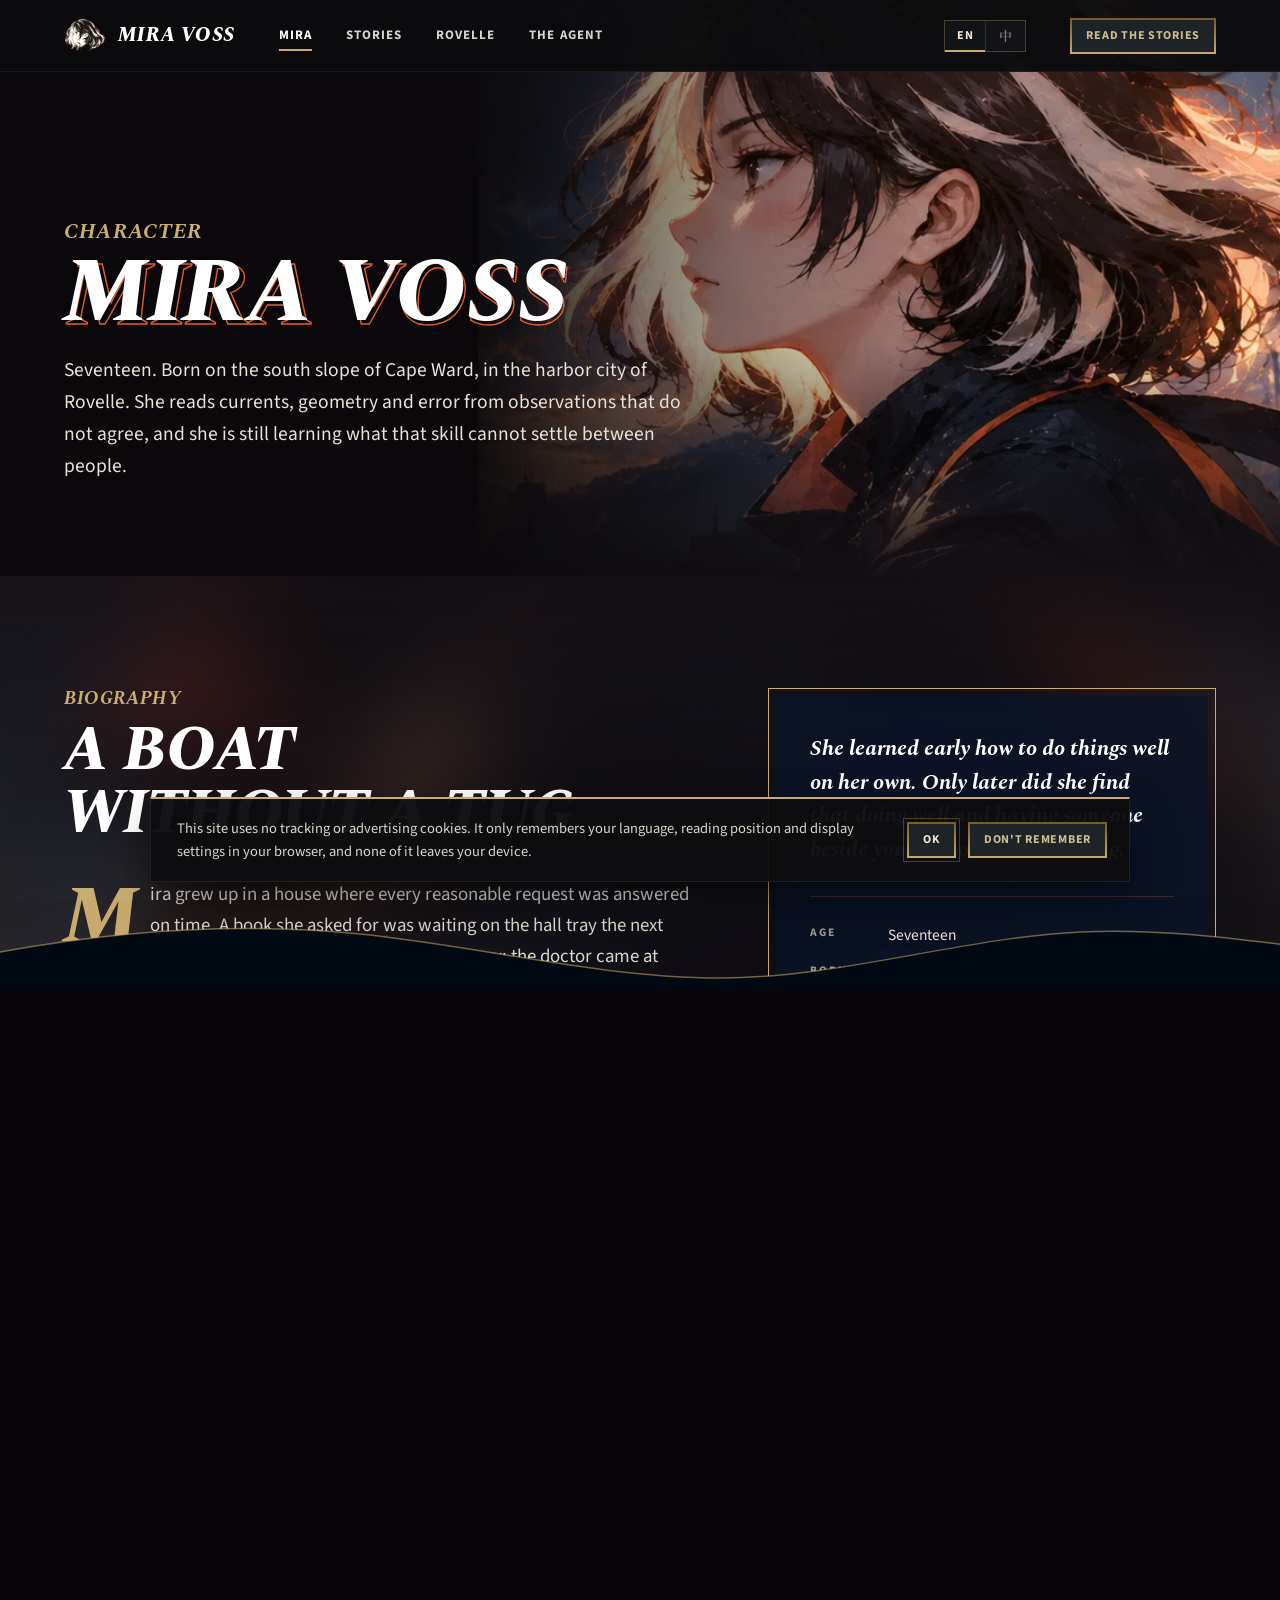
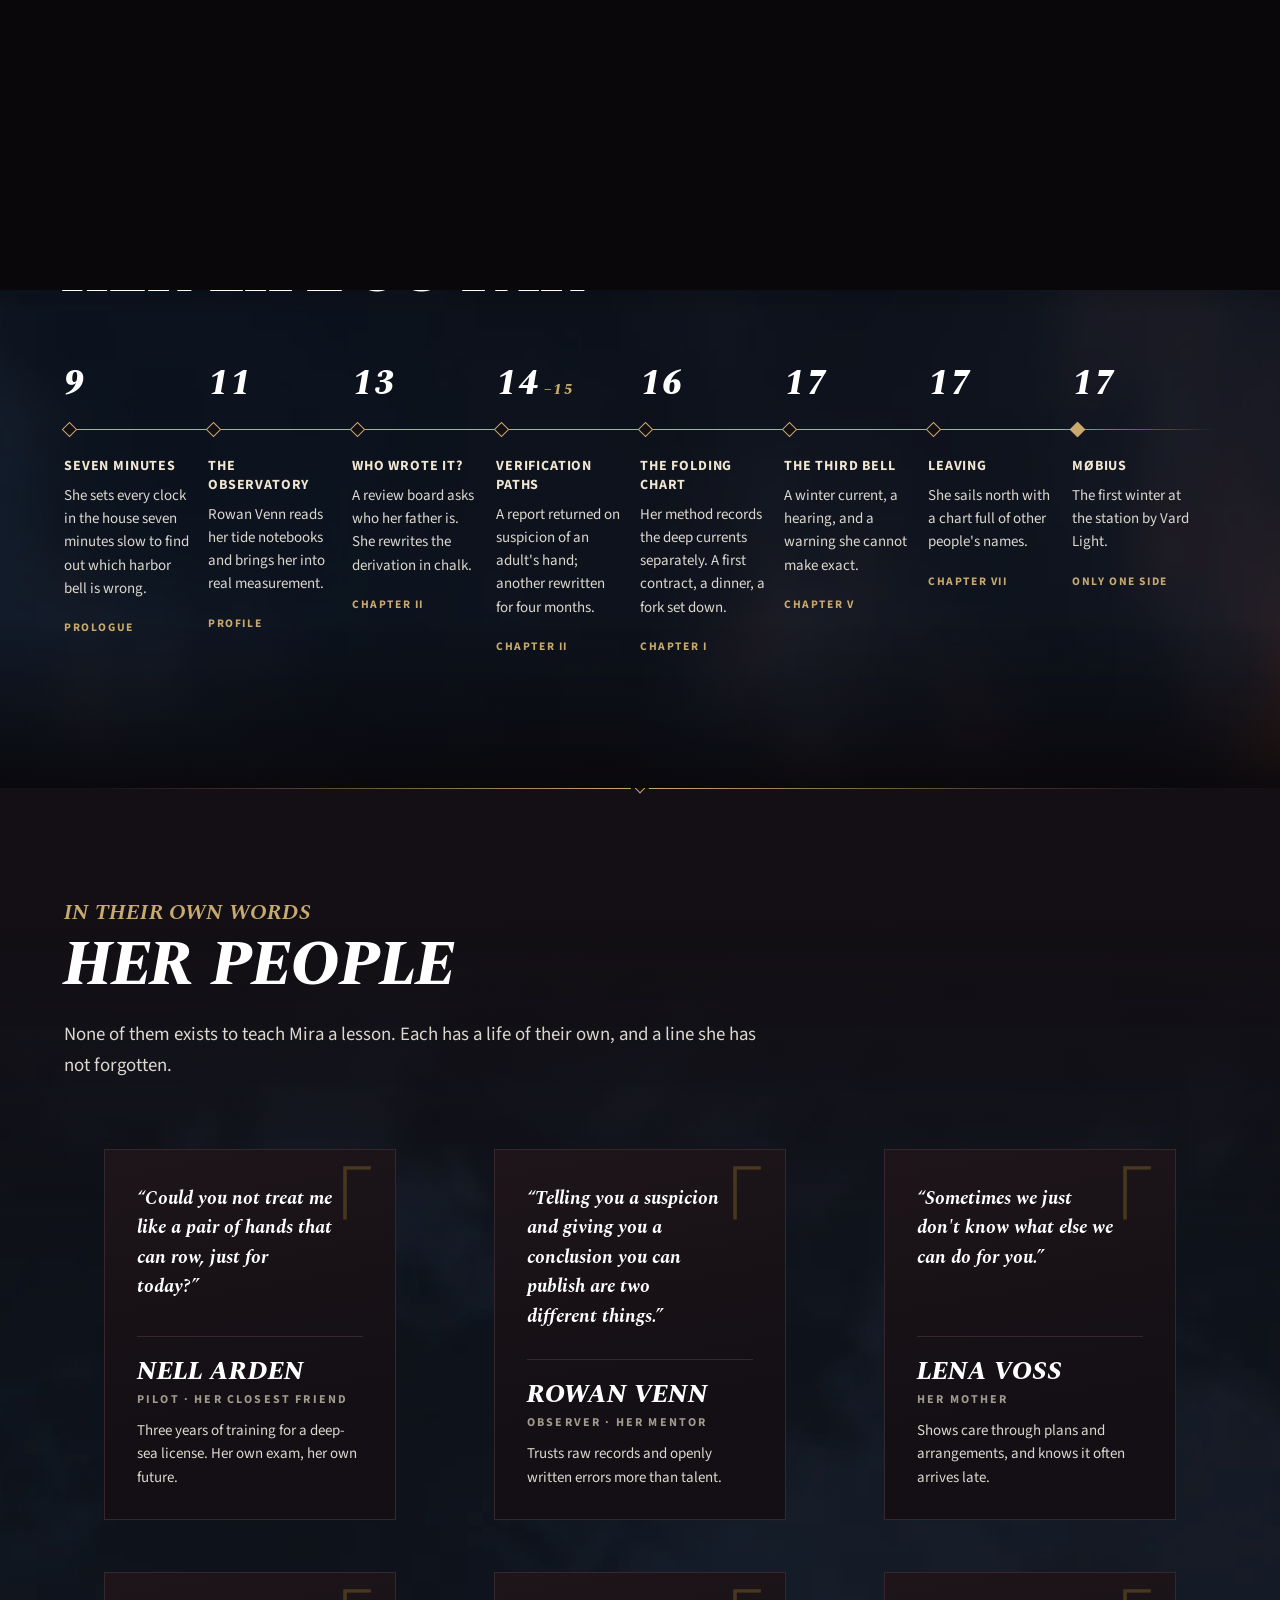
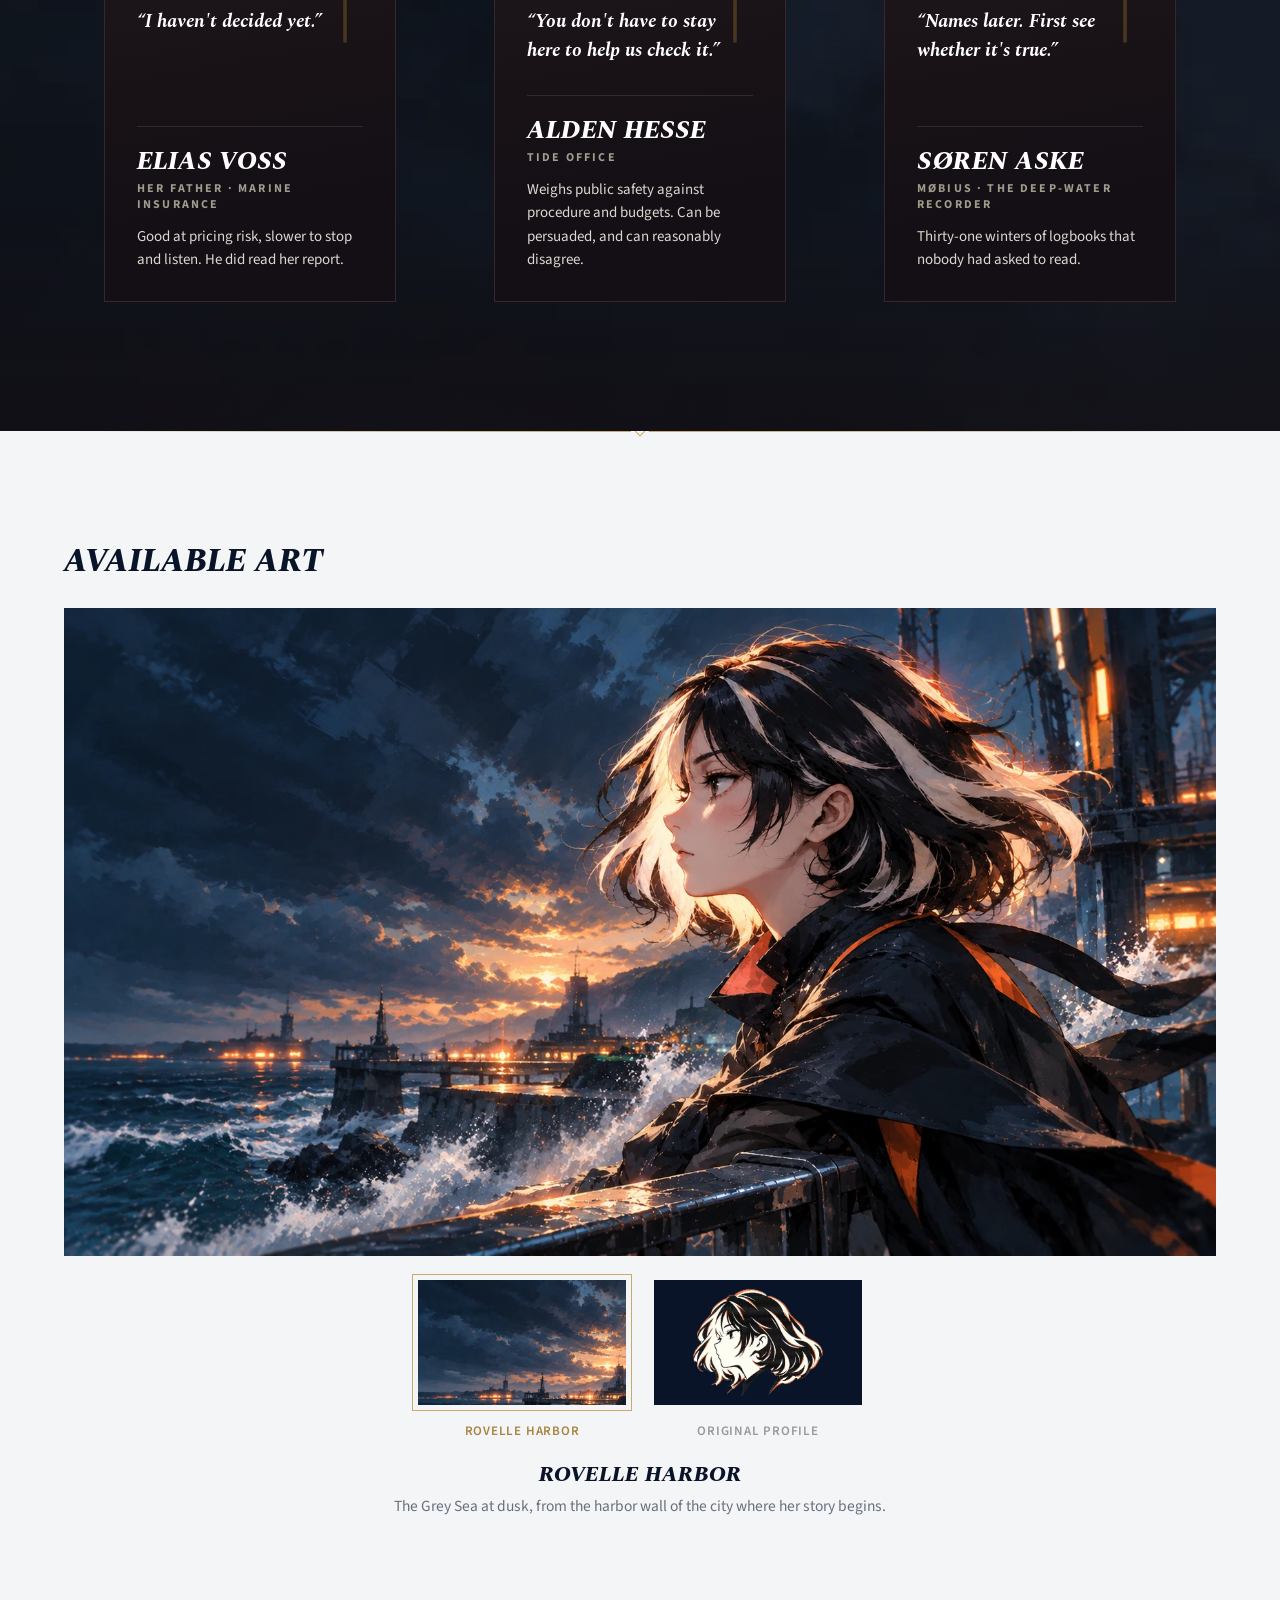
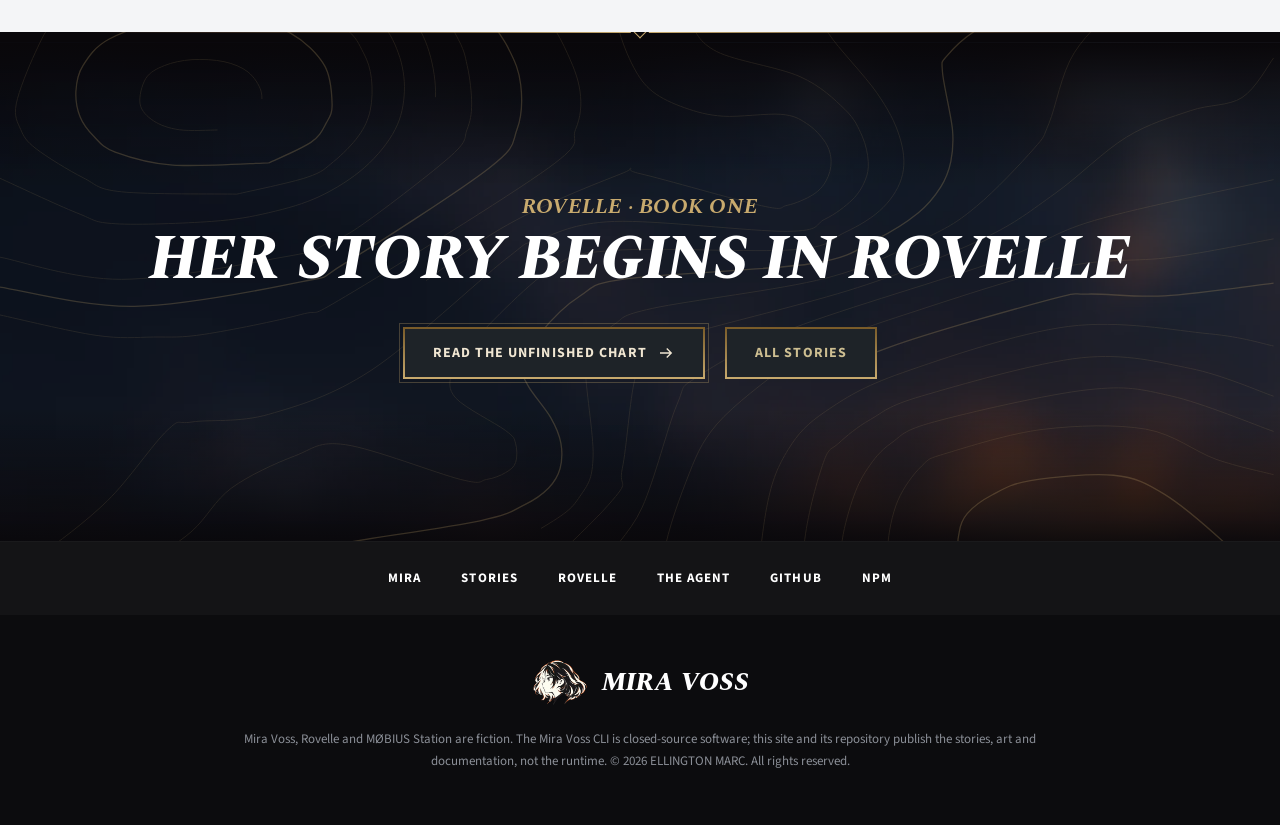
<file: site/mira.html>
<!doctype html>
<html lang="en" class="no-js" data-theme="dusk">
<head>
  <meta charset="utf-8" />
  <meta name="viewport" content="width=device-width, initial-scale=1, viewport-fit=cover" />
  <meta name="theme-color" content="#010a13" />
  <title data-zh="Mira Voss — 人物">Mira Voss — Character</title>
  <meta name="description" content="Mira Voss: seventeen, a tidal researcher from Rovelle. Her biography, her life so far, the people around her, and her art."  data-zh-content="Mira Voss，十七岁，来自罗维尔的潮汐研究者。她的生平、走过的路、身边的人与原画。"/>
  <link rel="canonical" href="https://mangiapanejohn-dev.github.io/mira-voss/mira.html" />
  <meta property="og:title" content="Mira Voss — Character" />
  <meta property="og:image" content="https://mangiapanejohn-dev.github.io/mira-voss/assets/mira-rovell-splash-v2.png" />
  <link rel="icon" type="image/png" href="assets/favicon.png" />
  <link rel="preconnect" href="https://fonts.googleapis.com" />
  <link rel="preconnect" href="https://fonts.gstatic.com" crossorigin />
  <link href="https://fonts.googleapis.com/css2?family=Spectral:ital,wght@0,600;1,700;1,800&family=Source+Sans+3:wght@400;600;700&family=Noto+Serif+SC:wght@600;900&display=swap" rel="stylesheet" />
  <link rel="stylesheet" href="base.css" />
  <link rel="stylesheet" href="pages.css" />
  <script>(function(d){d.classList.replace('no-js','js');try{if(sessionStorage.getItem('mira-tide')){d.classList.add('tide-in');sessionStorage.removeItem('mira-tide')}var q=new URLSearchParams(location.search).get('lang'),g=localStorage.getItem('mira-lang'),l=q||(g&&JSON.parse(g))||'en';d.dataset.lang=l==='zh'?'zh':'en';if(l==='zh'){d.lang='zh-Hans';d.classList.add('i18n-pending')}}catch(e){}})(document.documentElement)</script>
  <script src="data/library.js" defer></script>
  <script src="site.js" defer></script>
</head>
<body data-subbar="Mira Voss">
  <a class="skip-link" href="#main" data-zh="跳到正文">Skip to content</a>
  <svg class="sprite" aria-hidden="true" focusable="false">
    <symbol id="i-arrow" viewBox="0 0 24 24"><path d="M4 12h15M13 6l6 6-6 6" fill="none" stroke="currentColor" stroke-width="1.8"/></symbol>
  </svg>

  <header class="topbar">
    <a class="brand" href="index.html" aria-label="Mira Voss, home" data-zh-aria="Mira Voss 首页"><img src="assets/mira-logo-cutout.webp" alt="" width="42" height="35" /><span>Mira Voss</span></a>
    <nav class="topnav" aria-label="Main" data-zh-aria="主导航">
      <a href="mira.html" aria-current="page">Mira</a>
      <a href="stories.html" data-zh="故事">Stories</a>
      <a href="world.html" data-zh="罗维尔">Rovelle</a>
      <a href="agent.html" data-zh="Agent">The Agent</a>
    </nav>
    <div class="lang-switch" role="group" aria-label="Language · 语言">
      <button type="button" data-set-lang="en" aria-pressed="true" lang="en">EN</button>
      <button type="button" data-set-lang="zh" aria-pressed="false" lang="zh-Hans">中</button>
    </div>
    <a class="btn btn-small" href="stories.html" data-zh="阅读故事">Read the stories</a>
    <button class="menu-toggle" type="button" aria-expanded="false" aria-controls="menu" aria-label="Menu" data-zh-aria="菜单"><span></span><span></span></button>
  </header>
  <nav class="menu" id="menu" aria-label="Main" data-zh-aria="主导航">
    <a href="index.html" data-zh="&lt;small&gt;开始&lt;/small&gt;首页"><small>Start</small>Home</a>
    <a href="mira.html" data-zh="&lt;small&gt;人物&lt;/small&gt;Mira"><small>Her life</small>Mira</a>
    <a href="stories.html" data-zh="&lt;small&gt;阅读&lt;/small&gt;故事"><small>Read</small>Stories</a>
    <a href="world.html" data-zh="&lt;small&gt;世界&lt;/small&gt;罗维尔"><small>The world</small>Rovelle</a>
    <a href="agent.html" data-zh="&lt;small&gt;安装&lt;/small&gt;终端 Agent"><small>Install</small>The Agent</a>
  </nav>

  <main id="main">
    <section class="masthead page-head portrait-head" data-masthead aria-labelledby="page-title">
      <div class="atmos atmos-ember" aria-hidden="true"></div>
      <div class="masthead-art" data-parallax aria-hidden="true"><img src="assets/art/mira-portrait.webp" alt="" fetchpriority="high" /></div>
      <div class="masthead-shade" aria-hidden="true"></div>
      <div class="masthead-body">
        <p class="supertitle intro" style="--d: 0" data-zh="人物 · Mira Voss">Character</p>
        <h1 class="page-title champion-name misreg" id="page-title" data-latin data-text="Mira Voss" aria-label="Mira Voss"><span data-letters aria-hidden="true">Mira Voss</span></h1>
        <p class="masthead-bio intro" style="--d: 3" data-zh="十七岁，生于港城罗维尔岬台的南坡。她能从彼此矛盾的观测里读出海流、几何与误差；而这份本事解决不了的、人与人之间的事，她还在学。">Seventeen. Born on the south slope of Cape Ward, in the harbor city of Rovelle. She reads currents, geometry and error from observations that do not agree, and she is still learning what that skill cannot settle between people.</p>
      </div>
    </section>

    <section class="blade" id="biography" data-nav="Biography" aria-labelledby="bio-title" data-zh-nav="生平">
      <div class="atmos atmos-ember" aria-hidden="true"></div>
      <div class="blade-inner bio-grid">
        <div class="bio-text" data-stagger>
          <p class="supertitle reveal" data-zh="生平">Biography</p>
          <h2 class="blade-title" id="bio-title" data-text="A boat without a tug" data-zh="一条不需要拖船的小艇" data-zh-misreg="一条不需要拖船的小艇">A boat without a tug</h2>
          <div style="height: 34px"></div>
          <p class="reveal drop" data-zh="Mira 在一座有求必应的房子里长大。她要的书，第二天早上就躺在门厅的托盘里；司机送她去观测站；半夜两点，医生会提着皮包上楼。这座房子回答不了的，是那些无法被处理的句子，比如&lt;em&gt;今天有点难过&lt;/em&gt;。她很早就学会了不再说出口。">Mira grew up in a house where every reasonable request was answered on time. A book she asked for was waiting on the hall tray the next morning; a driver took her to the observatory; the doctor came at two in the morning. What the house did not answer were the sentences that could not be handled, like <em>I'm a little sad today</em>. She learned early to stop saying them.</p>
          <p class="reveal" data-zh="她的天赋是真的：别人眼里的噪声，她能从稀疏而彼此矛盾的海洋观测里读出结构。九岁记潮汐笔记，十一岁被 Rowan Venn 带进观测站，十六岁主导了罗维尔新折页潮图背后的方法。家里的钱给了她练习的余地，她从不假装不是这样。">Her gift is real: she finds the structure in sparse, conflicting observations of the sea that other people read as noise. At nine she kept tide notes; at eleven Rowan Venn brought her into the observatory; at sixteen she led the method behind Rovelle's new folding tide chart. Her family's money gave her room to practice, and she has never pretended otherwise.</p>
          <p class="reveal" data-zh="她直接、反应快，安静时不好接近；也会调皮、固执，被戳穿时还会孩子气地不服。她能把一台仪器的误差记到小数点后，却记不住最好朋友的考试日期。情绪总是晚她一步才到：她先检查方程，几天后才想起某个人离开房间时的神情。">She is direct, quick and hard to approach when she is quiet, and she can be playful, stubborn and childish about being caught out. She remembers an instrument's error to the decimal and forgets her best friend's exam date. Feelings tend to reach her a step late: she checks the equations first, and days later remembers the look on someone's face as they left the room.</p>
          <p class="reveal" data-zh="十七岁那年，城市想把她的潮图用到验证范围以外，她要做的事比计算更难。她把它的边界公之于众，请别人和她一起测量，把一个从来不只属于她的决定，交还给要承担它的人。然后，她去了北方。">At seventeen, when the city tried to stretch her chart past the conditions it was tested in, she had to do something harder than calculate. She made its limits public, asked other people to measure with her, and left a decision that was never hers alone to the people it fell on. Then she went north.</p>
        </div>
        <aside class="bio-aside frame" data-reveal="from-right" aria-label="In a sentence" data-zh-aria="一句话">
          <div class="frame-inner">
            <blockquote>
              <p data-zh="她很早就学会了如何独自把事情做好。后来才发现，做得好与有人愿意陪着自己，并不是同一件事。">She learned early how to do things well on her own. Only later did she find that doing well and having someone beside you are not the same thing.</p>
            </blockquote>
            <dl class="facts">
              <dt data-zh="年龄">Age</dt><dd data-zh="十七岁">Seventeen</dd>
              <dt data-zh="出生">Born</dt><dd data-zh="罗维尔 · 岬台">Cape Ward, Rovelle</dd>
              <dt data-zh="专长">Field</dt><dd data-zh="海流、几何与误差">Currents, geometry and error</dd>
              <dt data-zh="现在">Now</dt><dd data-zh="MØBIUS 研究站，第一个冬天">MØBIUS Station, her first winter</dd>
              <dt data-zh="随身">Carries</dt><dd data-zh="一只表背刻着她名字的银壳怀表">A silver pocket watch with her name on the back</dd>
            </dl>
          </div>
        </aside>
      </div>
    </section>

    <section class="blade blade-dark" id="life" data-nav="Her life" aria-labelledby="life-title" data-zh-nav="年表">
      <div class="atmos atmos-lights" aria-hidden="true"></div>
      <div class="blade-inner">
        <div class="blade-head">
          <p class="supertitle reveal" data-zh="测深">Soundings</p>
          <h2 class="blade-title" id="life-title" data-text="Her life so far" data-zh="她走过的路" data-zh-misreg="她走过的路">Her life so far</h2>
        </div>
        <ol class="timeline reveal">
          <li style="--rd: .1s"><span class="age">9</span><span class="tick"></span><h3 data-zh="七分钟">Seven minutes</h3><p data-zh="她把家里所有的钟拨慢七分钟，想弄清港口哪一只钟错了。">She sets every clock in the house seven minutes slow to find out which harbor bell is wrong.</p><a href="read.html?work=unfinished-chart&amp;chapter=00-prologue" data-zh="序章">Prologue</a></li>
          <li style="--rd: .25s"><span class="age">11</span><span class="tick"></span><h3 data-zh="观测站">The observatory</h3><p data-zh="Rowan Venn 读了她的潮汐笔记，把她带进真正的测量。">Rowan Venn reads her tide notebooks and brings her into real measurement.</p><a href="read.html?work=unfinished-chart&amp;chapter=character-profile" data-zh="人物档案">Profile</a></li>
          <li style="--rd: .4s"><span class="age">13</span><span class="tick"></span><h3 data-zh="是谁写的？">Who wrote it?</h3><p data-zh="评议会问她父亲是谁。她用粉笔把推导重写了一遍。">A review board asks who her father is. She rewrites the derivation in chalk.</p><a href="read.html?work=unfinished-chart&amp;chapter=02-unasked-question" data-zh="第二章">Chapter II</a></li>
          <li style="--rd: .55s"><span class="age">14<small>–15</small></span><span class="tick"></span><h3 data-zh="验证路径">Verification paths</h3><p data-zh="一份报告因怀疑成年人代笔被退回；另一份重写了四个月。">A report returned on suspicion of an adult's hand; another rewritten for four months.</p><a href="read.html?work=unfinished-chart&amp;chapter=02-unasked-question" data-zh="第二章">Chapter II</a></li>
          <li style="--rd: .7s"><span class="age">16</span><span class="tick"></span><h3 data-zh="折页潮图">The folding chart</h3><p data-zh="她的方法把深层海流单独记录。第一份合同，一顿晚餐，一把放下的叉子。">Her method records the deep currents separately. A first contract, a dinner, a fork set down.</p><a href="read.html?work=unfinished-chart&amp;chapter=01-overdue-accuracy" data-zh="第一章">Chapter I</a></li>
          <li style="--rd: .85s"><span class="age">17</span><span class="tick"></span><h3 data-zh="第三只钟">The third bell</h3><p data-zh="一股冬季冷流，一场听证会，一个她给不出准确时刻的预警。">A winter current, a hearing, and a warning she cannot make exact.</p><a href="read.html?work=unfinished-chart&amp;chapter=05-third-bell" data-zh="第五章">Chapter V</a></li>
          <li style="--rd: 1s"><span class="age">17</span><span class="tick"></span><h3 data-zh="离岸">Leaving</h3><p data-zh="她带着一张写满别人名字的海图北上。">She sails north with a chart full of other people's names.</p><a href="read.html?work=unfinished-chart&amp;chapter=07-after-departure" data-zh="第七章">Chapter VII</a></li>
          <li class="is-now" style="--rd: 1.15s"><span class="age">17</span><span class="tick"></span><h3>MØBIUS</h3><p data-zh="瓦德灯塔旁那座研究站的第一个冬天。">The first winter at the station by Vard Light.</p><a href="read.html?work=only-one-side" data-zh="只有一面">Only One Side</a></li>
        </ol>
      </div>
    </section>

    <section class="blade" id="people" data-nav="Her people" aria-labelledby="people-title" data-zh-nav="身边的人">
      <div class="atmos atmos-storm" aria-hidden="true"></div>
      <div class="blade-inner">
        <div class="blade-head">
          <p class="supertitle reveal" data-zh="他们说过的话">In their own words</p>
          <h2 class="blade-title" data-reveal="mask" id="people-title" data-text="Her people" data-zh="身边的人" data-zh-misreg="身边的人">Her people</h2>
          <p class="lede reveal" data-zh="他们没有一个人是为了教会 Mira 什么而存在。每个人都有自己的生活，也都留下了一句她忘不掉的话。">None of them exists to teach Mira a lesson. Each has a life of their own, and a line she has not forgotten.</p>
        </div>
        <div class="people" data-stagger>
          <figure class="person" data-reveal="flip" data-tilt="5" style="--rd: 0.00s">
            <blockquote data-zh="你今天能不能不要把我当成一双会划船的手？">“Could you not treat me like a pair of hands that can row, just for today?”</blockquote>
            <footer><span class="person-name">Nell Arden</span><span class="person-role label" data-zh="引航员 · 挚友">Pilot · her closest friend</span><p class="person-note" data-zh="为一张远海资格证学了三年。她有自己的考试，也有自己的未来。">Three years of training for a deep-sea license. Her own exam, her own future.</p></footer>
          </figure>
          <figure class="person" data-reveal="flip" data-tilt="5" style="--rd: 0.09s">
            <blockquote data-zh="告诉你一个怀疑，和给你一条可以发表的结论，是两件事。">“Telling you a suspicion and giving you a conclusion you can publish are two different things.”</blockquote>
            <footer><span class="person-name">Rowan Venn</span><span class="person-role label" data-zh="观测员 · 导师">Observer · her mentor</span><p class="person-note" data-zh="比起天赋，他更相信原始记录和写在明处的错误。">Trusts raw records and openly written errors more than talent.</p></footer>
          </figure>
          <figure class="person" data-reveal="flip" data-tilt="5" style="--rd: 0.18s">
            <blockquote data-zh="我们有时候，只是不知道还能为你做什么。">“Sometimes we just don't know what else we can do for you.”</blockquote>
            <footer><span class="person-name">Lena Voss</span><span class="person-role label" data-zh="母亲">Her mother</span><p class="person-note" data-zh="习惯用规划和安排表达关心，也知道这份关心常常来得太晚。">Shows care through plans and arrangements, and knows it often arrives late.</p></footer>
          </figure>
          <figure class="person" data-reveal="flip" data-tilt="5" style="--rd: 0.27s">
            <blockquote data-zh="我还没有判断。">“I haven't decided yet.”</blockquote>
            <footer><span class="person-name">Elias Voss</span><span class="person-role label" data-zh="父亲 · 海事保险">Her father · marine insurance</span><p class="person-note" data-zh="擅长为风险定价，不擅长停下来倾听。但他读完了她的报告。">Good at pricing risk, slower to stop and listen. He did read her report.</p></footer>
          </figure>
          <figure class="person" data-reveal="flip" data-tilt="5" style="--rd: 0.36s">
            <blockquote data-zh="你不一定要留在这里，也可以帮我们审查。">“You don't have to stay here to help us check it.”</blockquote>
            <footer><span class="person-name">Alden Hesse</span><span class="person-role label" data-zh="潮表院">Tide Office</span><p class="person-note" data-zh="在公共安全、程序与经费之间权衡。能被说服，也可能有理有据地不同意。">Weighs public safety against procedure and budgets. Can be persuaded, and can reasonably disagree.</p></footer>
          </figure>
          <figure class="person" data-reveal="flip" data-tilt="5" style="--rd: 0.45s">
            <blockquote data-zh="先别说名字。先看是不是真的。">“Names later. First see whether it's true.”</blockquote>
            <footer><span class="person-name">Søren Aske</span><span class="person-role label" data-zh="MØBIUS · 深水记录仪">MØBIUS · the deep-water recorder</span><p class="person-note" data-zh="三十一个冬天的日志，从来没有人要求读过。">Thirty-one winters of logbooks that nobody had asked to read.</p></footer>
          </figure>
        </div>
      </div>
    </section>

    <section class="blade blade-light" id="art" data-nav="Art" aria-labelledby="art-title" data-zh-nav="原画">
      <div class="blade-inner">
        <h2 class="skins-title reveal" id="art-title" data-zh="原画">Available art</h2>
        <div class="art-viewer" data-reveal="focus" data-tabs data-art>
          <div class="art-stage" id="art-stage" role="tabpanel" aria-labelledby="art-harbor">
            <figure class="art-slide is-active" data-slide="harbor"><img src="assets/mira-rovell-splash-v2.webp" alt="Mira Voss at a harbor railing in a storm, waves breaking below and Rovelle's lights across the water" loading="lazy"  data-zh-alt="风暴中的港口栏杆旁，Mira Voss 望向海面，浪在脚下碎开，远处是罗维尔的灯火"/></figure>
            <figure class="art-slide art-slide-profile" data-slide="profile"><img src="assets/mira-logo-cutout.webp" alt="Mira Voss's original profile: a left-facing portrait with a short black-and-white bob, in black halftone with orange contour lines" loading="lazy"  data-zh-alt="Mira Voss 最初的侧像：面朝左，黑白相间的短发，黑色半调网点与橙色轮廓线"/></figure>
            <button class="art-arrow art-prev" type="button" data-art-prev aria-label="Previous art" data-zh-aria="上一张"><svg viewBox="0 0 24 24" aria-hidden="true"><path d="M15 5l-7 7 7 7" fill="none" stroke="currentColor" stroke-width="1.6"/></svg></button>
            <button class="art-arrow art-next" type="button" data-art-next aria-label="Next art" data-zh-aria="下一张"><svg viewBox="0 0 24 24" aria-hidden="true"><path d="M9 5l7 7-7 7" fill="none" stroke="currentColor" stroke-width="1.6"/></svg></button>
          </div>
          <div class="art-thumbs" role="tablist" aria-label="Art" data-zh-aria="原画">
            <button class="art-thumb" role="tab" id="art-harbor" aria-controls="art-stage" aria-selected="true" data-slide="harbor" data-name="Rovelle Harbor" data-body="The Grey Sea at dusk, from the harbor wall of the city where her story begins." data-zh-name="罗维尔港" data-zh-body="黄昏的灰海，从她故事开始的那座城的港堤上望去。"><span class="thumb-frame"><img src="assets/art/rovelle-harbor.webp" alt="" loading="lazy" /></span><span class="thumb-name" data-zh="罗维尔港">Rovelle Harbor</span></button>
            <button class="art-thumb" role="tab" id="art-profile" aria-controls="art-stage" aria-selected="false" tabindex="-1" data-slide="profile" data-name="Original Profile" data-body="The first drawing of Mira. Every later illustration keeps this face and her black-and-white bob." data-zh-name="最初的侧像" data-zh-body="Mira 的第一张画像。之后的每一幅原画，都保留这张脸和她黑白相间的短发。"><span class="thumb-frame thumb-profile"><img src="assets/mira-logo-cutout.webp" alt="" loading="lazy" /></span><span class="thumb-name" data-zh="最初的侧像">Original Profile</span></button>
          </div>
          <div class="art-caption" data-art-caption aria-live="polite"><h3 data-zh="罗维尔港">Rovelle Harbor</h3><p data-zh="黄昏的灰海，从她故事开始的那座城的港堤上望去。">The Grey Sea at dusk, from the harbor wall of the city where her story begins.</p></div>
        </div>
      </div>
    </section>

    <section class="blade blade-dark quote-band" id="begin" data-nav="Read" aria-labelledby="begin-title" data-zh-nav="阅读">
      <div class="atmos atmos-dusk" aria-hidden="true"></div>
      <div class="isobaths-bg" data-isobaths="assets/chart-lines.svg" aria-hidden="true"></div>
      <div class="blade-inner quote reveal">
        <p class="supertitle" data-zh="罗维尔 · 第一部">Rovelle · Book One</p>
        <h2 class="blade-title" data-reveal="mask" id="begin-title" data-text="Her story begins in Rovelle" data-zh="她的故事从罗维尔开始" data-zh-misreg="她的故事从罗维尔开始">Her story begins in Rovelle</h2>
        <div class="btn-row" style="justify-content: center; margin-top: 36px">
          <a class="btn btn-gold" href="read.html?work=unfinished-chart" data-zh="阅读《未完成的海图》 &lt;svg aria-hidden=&quot;true&quot;&gt;&lt;use href=&quot;#i-arrow&quot; /&gt;&lt;/svg&gt;">Read The Unfinished Chart <svg aria-hidden="true"><use href="#i-arrow" /></svg></a>
          <a class="btn" href="stories.html" data-zh="全部故事">All stories</a>
        </div>
      </div>
    </section>
  </main>

  <footer class="site-footer">
    <nav class="footer-nav" aria-label="Footer" data-zh-aria="页脚">
      <a href="mira.html">Mira</a><a href="stories.html" data-zh="故事">Stories</a><a href="world.html" data-zh="罗维尔">Rovelle</a><a href="agent.html" data-zh="Agent">The Agent</a><a href="https://github.com/mangiapanejohn-dev/mira-voss">GitHub</a><a href="https://www.npmjs.com/package/mira-voss">npm</a>
    </nav>
    <div class="footer-inner">
      <a class="footer-brand" href="index.html"><img src="assets/mira-logo-cutout.webp" alt="" width="56" height="47" loading="lazy" /><span>Mira Voss</span></a>
      <p class="footer-legal" data-zh="Mira Voss、罗维尔与 MØBIUS 研究站均为虚构。Mira Voss CLI 是闭源软件；本站及其仓库公开的是故事、美术与文档，不包含运行时代码。© 2026 ELLINGTON MARC，保留所有权利。">Mira Voss, Rovelle and MØBIUS Station are fiction. The Mira Voss CLI is closed-source software; this site and its repository publish the stories, art and documentation, not the runtime. © 2026 ELLINGTON MARC. All rights reserved.</p>
    </div>
  </footer>

  <div class="consent" role="region" aria-label="Privacy" data-zh-aria="隐私" data-consent hidden>
    <p data-zh="本站不使用任何追踪或广告 Cookie。它只在你的浏览器里记住语言、阅读进度和显示设置，这些信息不会离开你的设备。">This site uses no tracking or advertising cookies. It only remembers your language, reading position and display settings in your browser, and none of it leaves your device.</p>
    <div class="consent-actions">
      <button class="btn btn-small btn-gold" type="button" data-consent-ok data-zh="好的">OK</button>
      <button class="btn btn-small" type="button" data-consent-forget data-zh="不要记住">Don't remember</button>
    </div>
  </div>
</body>
</html>
</file>
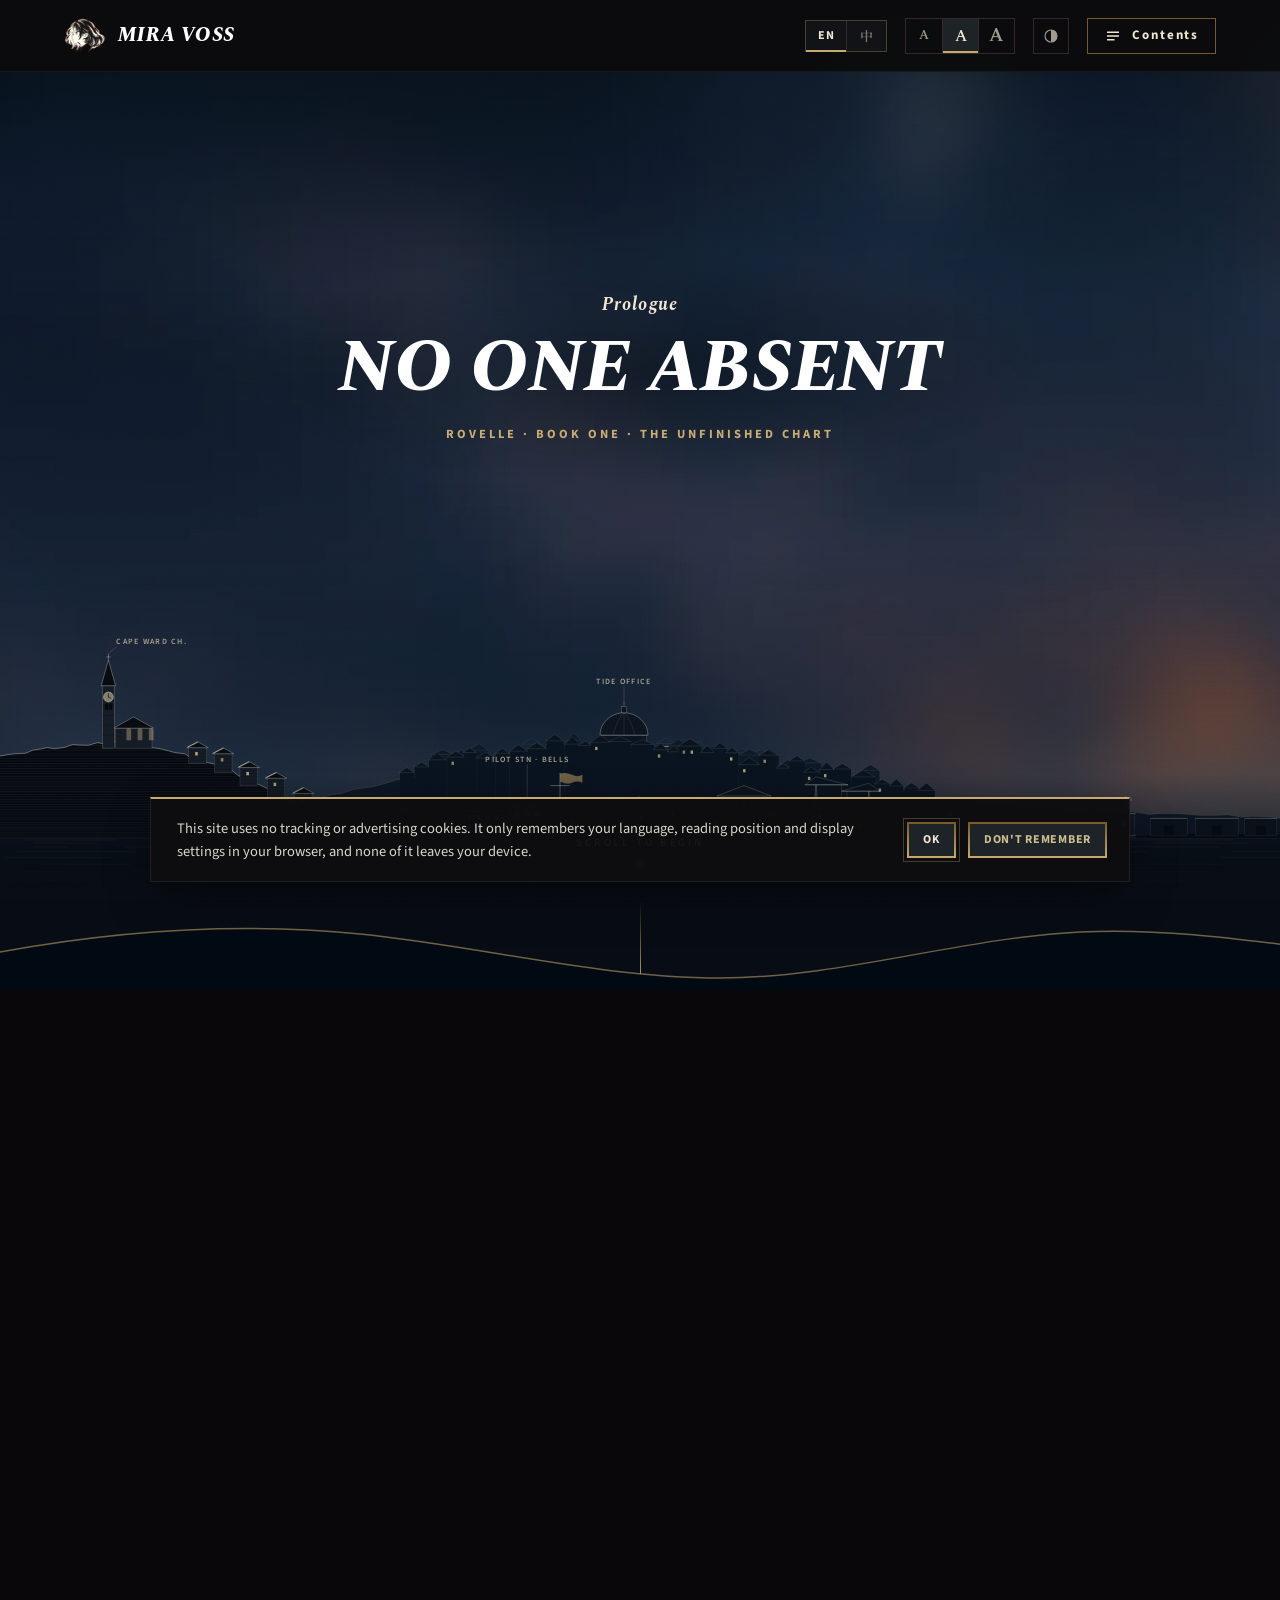
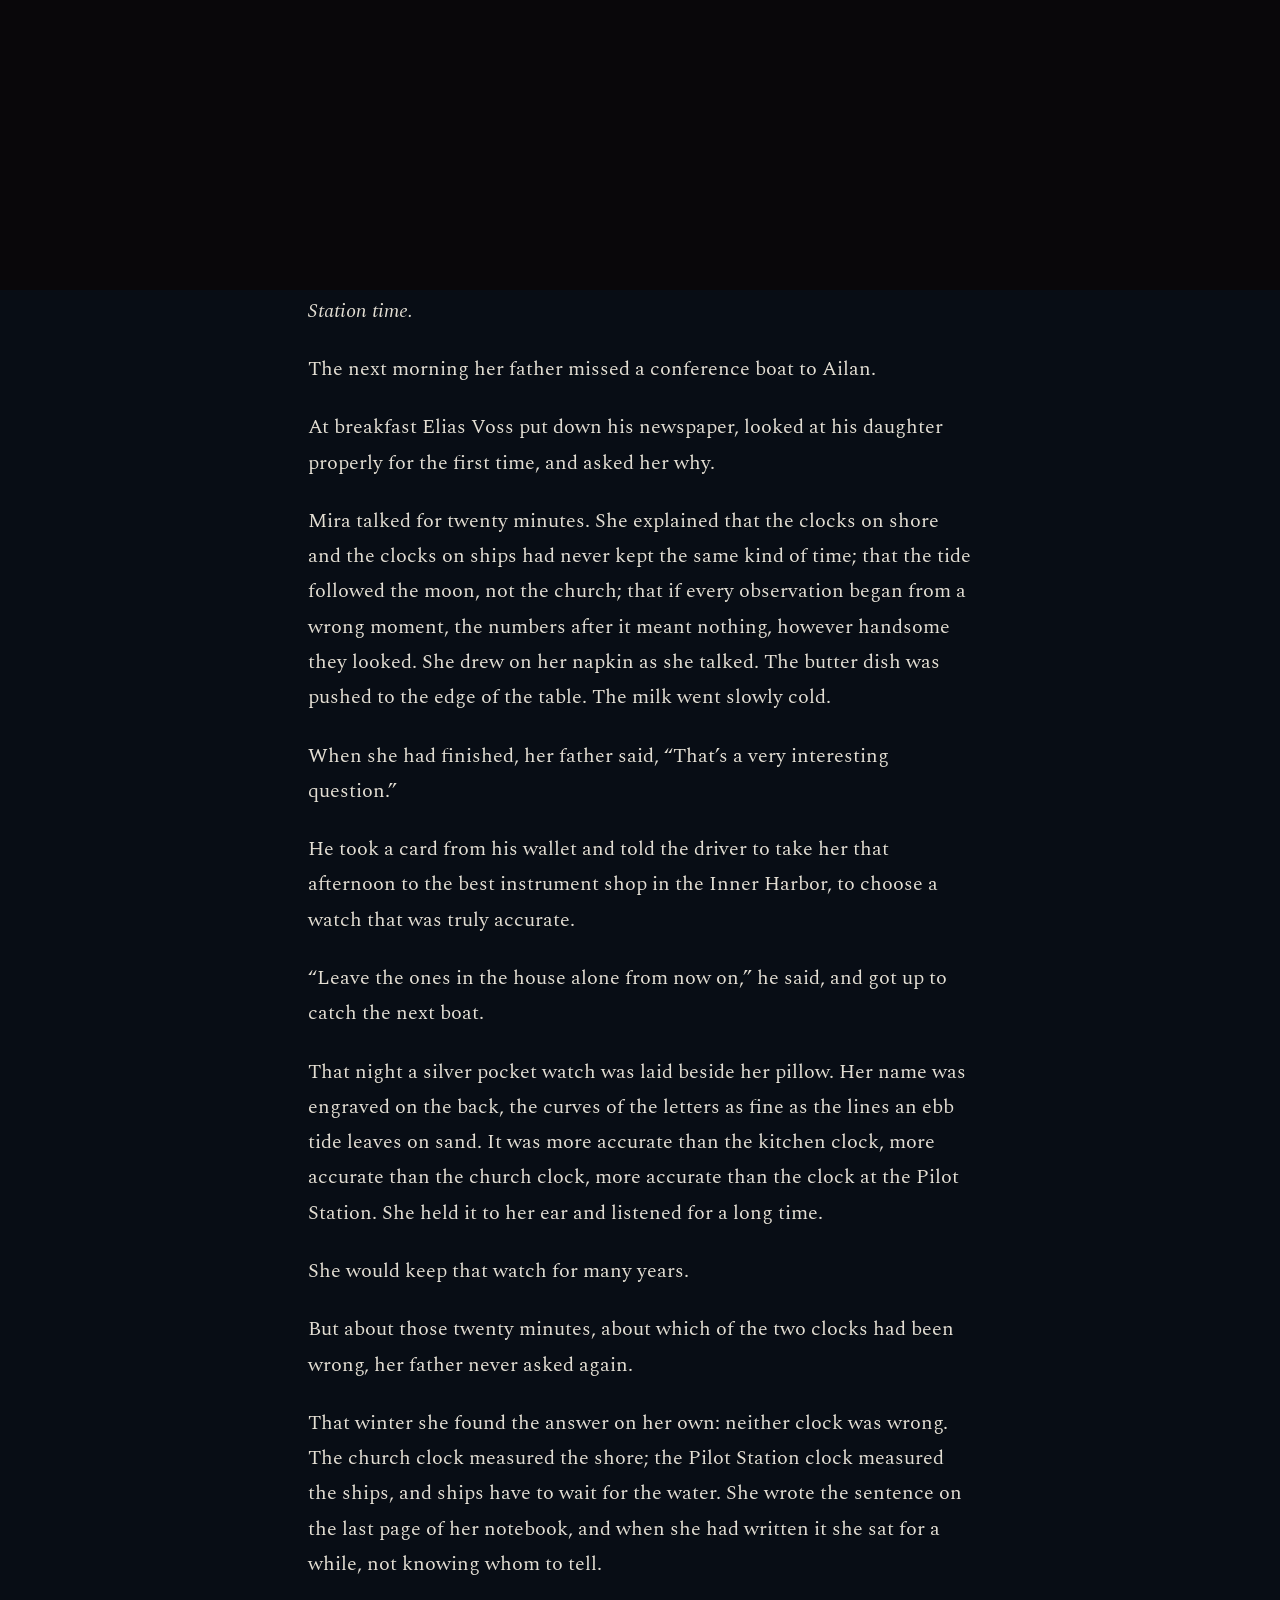
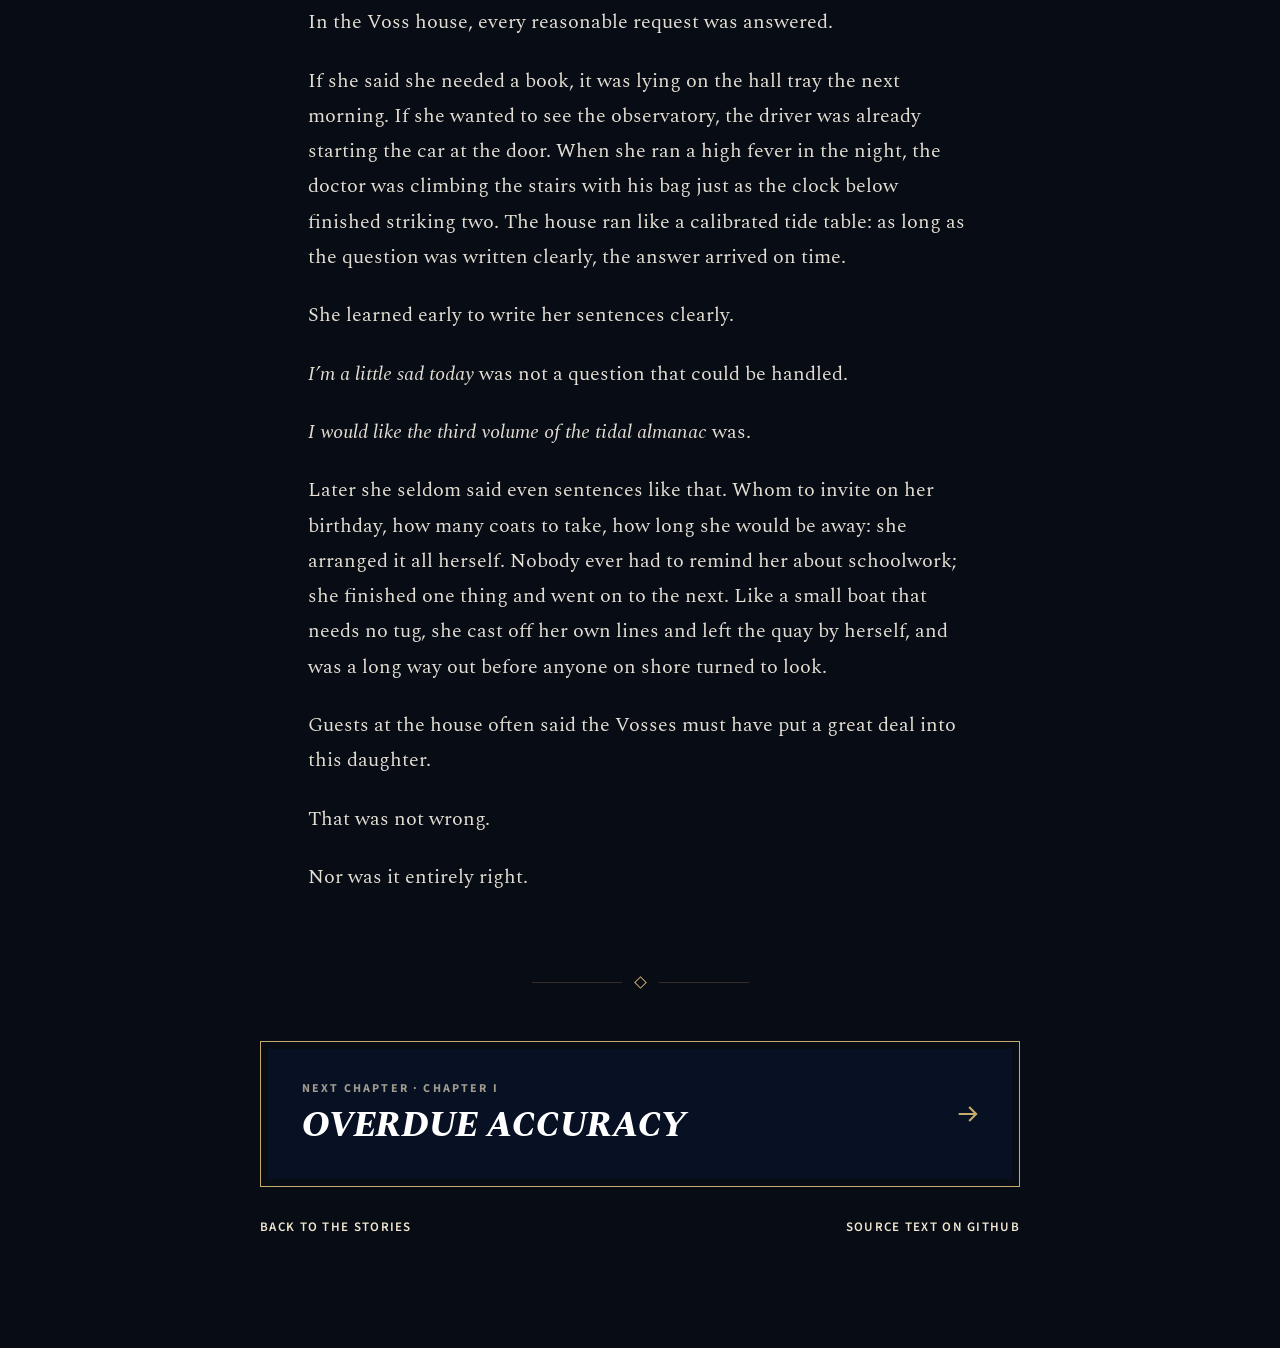
<file: site/read.html>
<!doctype html>
<html lang="en" class="no-js">
<head>
  <meta charset="utf-8" />
  <meta name="viewport" content="width=device-width, initial-scale=1, viewport-fit=cover" />
  <meta name="theme-color" content="#010a13" />
  <title>Read · Mira Voss</title>
  <meta name="description" content="Read Mira Voss's stories online: The Unfinished Chart and MØBIUS: Only One Side, in English and in the Chinese original." data-zh-content="在线阅读 Mira Voss 的故事：《罗维尔：未完成的海图》与《MØBIUS：只有一面》，中文原著，附英文译本。" />
  <link rel="icon" type="image/png" href="assets/favicon.png" />
  <link rel="preconnect" href="https://fonts.googleapis.com" />
  <link rel="preconnect" href="https://fonts.gstatic.com" crossorigin />
  <link href="https://fonts.googleapis.com/css2?family=Spectral:ital,wght@0,400;0,600;1,400;1,700;1,800&family=Source+Sans+3:wght@400;600;700&family=Noto+Serif+SC:wght@400;600;900&display=swap" rel="stylesheet" />
  <link rel="stylesheet" href="base.css" />
  <link rel="stylesheet" href="reader.css" />
  <script>(function(d){d.classList.replace('no-js','js');try{if(sessionStorage.getItem('mira-tide')){d.classList.add('tide-in');sessionStorage.removeItem('mira-tide')}var q=new URLSearchParams(location.search).get('lang'),g=localStorage.getItem('mira-lang'),l=q||(g&&JSON.parse(g))||'en';d.dataset.lang=l==='zh'?'zh':'en';if(l==='zh'){d.lang='zh-Hans';d.classList.add('i18n-pending')}var s=localStorage.getItem('mira-reader-size');if(s)d.dataset.size=JSON.parse(s);var l=localStorage.getItem('mira-reader-light');if(l&&JSON.parse(l))d.dataset.reading='light'}catch(e){}})(document.documentElement)</script>
  <script src="data/library.js" defer></script>
  <script src="site.js" defer></script>
  <script src="reader.js" defer></script>
</head>
<body>
  <a class="skip-link" href="#chapter" data-zh="跳到正文">Skip to the text</a>
  <svg class="sprite" aria-hidden="true" focusable="false">
    <symbol id="i-arrow" viewBox="0 0 24 24"><path d="M4 12h15M13 6l6 6-6 6" fill="none" stroke="currentColor" stroke-width="1.8"/></symbol>
    <symbol id="i-back" viewBox="0 0 24 24"><path d="M20 12H5M11 6l-6 6 6 6" fill="none" stroke="currentColor" stroke-width="1.8"/></symbol>
    <symbol id="i-list" viewBox="0 0 24 24"><path d="M4 7h16M4 12h16M4 17h10" fill="none" stroke="currentColor" stroke-width="1.8"/></symbol>
  </svg>

  <header class="topbar reader-bar is-solid" data-always-solid="1">
    <a class="brand" href="index.html" aria-label="Mira Voss, home"><img src="assets/mira-logo-cutout.webp" alt="" width="42" height="35" /><span>Mira Voss</span></a>
    <p class="bar-title" aria-hidden="true"><span data-bar-work></span><span data-bar-chapter></span></p>
    <div class="bar-tools">
      <div class="lang-switch" role="group" aria-label="Language · 语言">
      <button type="button" data-set-lang="en" aria-pressed="true" lang="en">EN</button>
      <button type="button" data-set-lang="zh" aria-pressed="false" lang="zh-Hans">中</button>
    </div>
      <div class="size-switch" role="group" aria-label="Text size" data-zh-aria="字号">
        <button type="button" data-size="s" aria-label="Small text" data-zh-aria="小字号">A</button>
        <button type="button" data-size="m" aria-label="Medium text" data-zh-aria="中字号">A</button>
        <button type="button" data-size="l" aria-label="Large text" data-zh-aria="大字号">A</button>
      </div>
      <button class="light-toggle" type="button" aria-pressed="false" aria-label="Light reading" data-zh-aria="亮色阅读"><svg viewBox="0 0 24 24" aria-hidden="true"><circle cx="12" cy="12" r="8" fill="none" stroke="currentColor" stroke-width="1.5"/><path d="M12 4a8 8 0 0 1 0 16z" fill="currentColor"/></svg></button>
      <button class="contents-toggle" type="button" aria-expanded="false" aria-controls="contents"><svg aria-hidden="true"><use href="#i-list" /></svg><span data-zh="目录">Contents</span></button>
    </div>
    <div class="reading-progress" aria-hidden="true"><span></span></div>
  </header>

  <aside class="contents" id="contents" aria-label="Contents" data-zh-aria="目录" inert>
    <div class="contents-inner">
      <div class="contents-head"><span class="label" data-zh="书库">The library</span><a class="text-link" href="stories.html" data-zh="全部故事 &lt;svg aria-hidden=&quot;true&quot;&gt;&lt;use href=&quot;#i-arrow&quot; /&gt;&lt;/svg&gt;">All stories <svg aria-hidden="true"><use href="#i-arrow" /></svg></a></div>
      <nav data-contents></nav>
    </div>
  </aside>
  <div class="contents-scrim" data-close-contents></div>

  <div class="reader-atmos" aria-hidden="true"></div>
  <aside class="reader-rail" aria-hidden="true">
    <p class="rail-work" data-rail-work></p>
    <p class="rail-chapter" data-rail-chapter></p>
    <div class="rail-progress"><span></span></div>
  </aside>
  <main id="main">
    <header class="chapter-hero" data-hero>
      <div class="hero-sky" aria-hidden="true"></div>
      <div class="hero-view" aria-hidden="true" data-hero-view></div>
      <div class="chapter-hero-art" aria-hidden="true"><img alt="" data-hero-img /></div>
      <div class="chapter-hero-body">
        <p class="hero-label"><span data-label></span><span class="hero-label-en" data-label-en></span></p>
        <h1 id="chapter" tabindex="-1" lang="zh-Hans" data-title></h1>
        <p class="hero-en" data-title-en></p>
        <p class="hero-series" data-series></p>
      </div>
      <a class="u-cue" href="#chapter-start"><span data-zh="向下阅读">Scroll to begin</span><svg viewBox="0 0 24 24" aria-hidden="true"><path d="M6 9l6 6 6-6M6 4l6 6 6-6" fill="none" stroke="currentColor" stroke-width="1.4"/></svg></a>
    </header>

    <div class="chapter-intro" id="chapter-start">
      <span class="drop-line" aria-hidden="true"></span>
      <ul class="hero-meta diamonds"><li data-minutes></li><li data-version></li></ul>
      <p class="hero-note" data-hero-note hidden></p>
    </div>
    <article class="prose" data-prose lang="zh-Hans" aria-labelledby="chapter"></article>
    <noscript><p class="prose" lang="en">The reader needs JavaScript. The stories can also be read on GitHub, <a href="https://github.com/mangiapanejohn-dev/mira-voss/tree/main/lore/en">in English</a> or <a href="https://github.com/mangiapanejohn-dev/mira-voss/tree/main/lore/zh">in the Chinese original</a>.</p><p class="prose" lang="zh-Hans">阅读器需要 JavaScript。也可以在 GitHub 上阅读<a href="https://github.com/mangiapanejohn-dev/mira-voss/tree/main/lore/zh">中文原著</a>或<a href="https://github.com/mangiapanejohn-dev/mira-voss/tree/main/lore/en">英文译本</a>。</p></noscript>

    <footer class="chapter-end" data-end>
      <div class="end-ornament" aria-hidden="true"><span></span><i></i><span></span></div>
      <figure class="end-emblem" data-emblem="watch" hidden>
        <svg viewBox="0 0 240 300" aria-hidden="true">
          <g fill="none" stroke="currentColor" stroke-linecap="round">
            <circle cx="120" cy="36" r="17" stroke-width="2.4"/>
            <path d="M108 58h24v14h-24z" stroke-width="2"/>
            <path d="M112 58v-6h16v6M105 72h30" stroke-width="1.6"/>
            <circle cx="120" cy="178" r="96" stroke-width="2.6"/>
            <circle cx="120" cy="178" r="86" stroke-width="1"/>
            <circle cx="120" cy="178" r="66" stroke-width=".8" stroke-dasharray="1 5.9"/>
            <g stroke-width="2.2"><path d="M120 98v12M120 246v12M40 178h12M188 178h12M176.6 121.4l-8.5 8.5M71.9 226.1l-8.5 8.5M176.6 234.6l-8.5-8.5M71.9 129.9l-8.5-8.5"/></g>
            <path d="M120 178l-3-48" stroke-width="3.2"/>
            <path d="M120 178l38 18" stroke-width="2.2"/>
            <circle cx="120" cy="178" r="4.5" fill="currentColor" stroke="none"/>
            <path d="M120 222a24 24 0 0 1-21-12" stroke-width=".9" stroke-dasharray="2 3"/>
          </g>
        </svg>
        <figcaption data-zh="她九岁那年的银壳怀表，表背刻着她的名字。">The silver watch from the year she was nine, her name on the back.</figcaption>
      </figure>
      <figure class="end-emblem end-emblem-mobius" data-emblem="mobius" hidden>
        <div class="mobius-art" data-mobius data-inline-svg="assets/art/mobius-loop.svg"></div>
        <figcaption data-zh="一条扭了半圈的纸带：看起来有两面，其实只有一面。">A tape with a half twist: it looks as if it has two sides, but it only has one.</figcaption>
      </figure>
      <a class="next-card frame" data-next hidden>
        <span class="frame-inner">
          <span class="label" data-next-label>Next chapter</span>
          <span class="next-title" data-next-title></span>
          <span class="next-en" data-next-en></span>
          <svg aria-hidden="true"><use href="#i-arrow" /></svg>
        </span>
      </a>
      <nav class="end-links">
        <a class="text-link" data-prev hidden><svg aria-hidden="true"><use href="#i-back" /></svg> <span data-prev-title></span></a>
        <a class="text-link" href="stories.html" data-zh="回到故事库">Back to the stories</a>
        <a class="text-link" data-source data-zh="在 GitHub 查看原文">Source text on GitHub</a>
      </nav>
    </footer>
  </main>

  <div class="consent" role="region" aria-label="Privacy" data-zh-aria="隐私" data-consent hidden>
    <p data-zh="本站不使用任何追踪或广告 Cookie。它只在你的浏览器里记住语言、阅读进度和显示设置，这些信息不会离开你的设备。">This site uses no tracking or advertising cookies. It only remembers your language, reading position and display settings in your browser, and none of it leaves your device.</p>
    <div class="consent-actions">
      <button class="btn btn-small btn-gold" type="button" data-consent-ok data-zh="好的">OK</button>
      <button class="btn btn-small" type="button" data-consent-forget data-zh="不要记住">Don't remember</button>
    </div>
  </div>
</body>
</html>
</file>
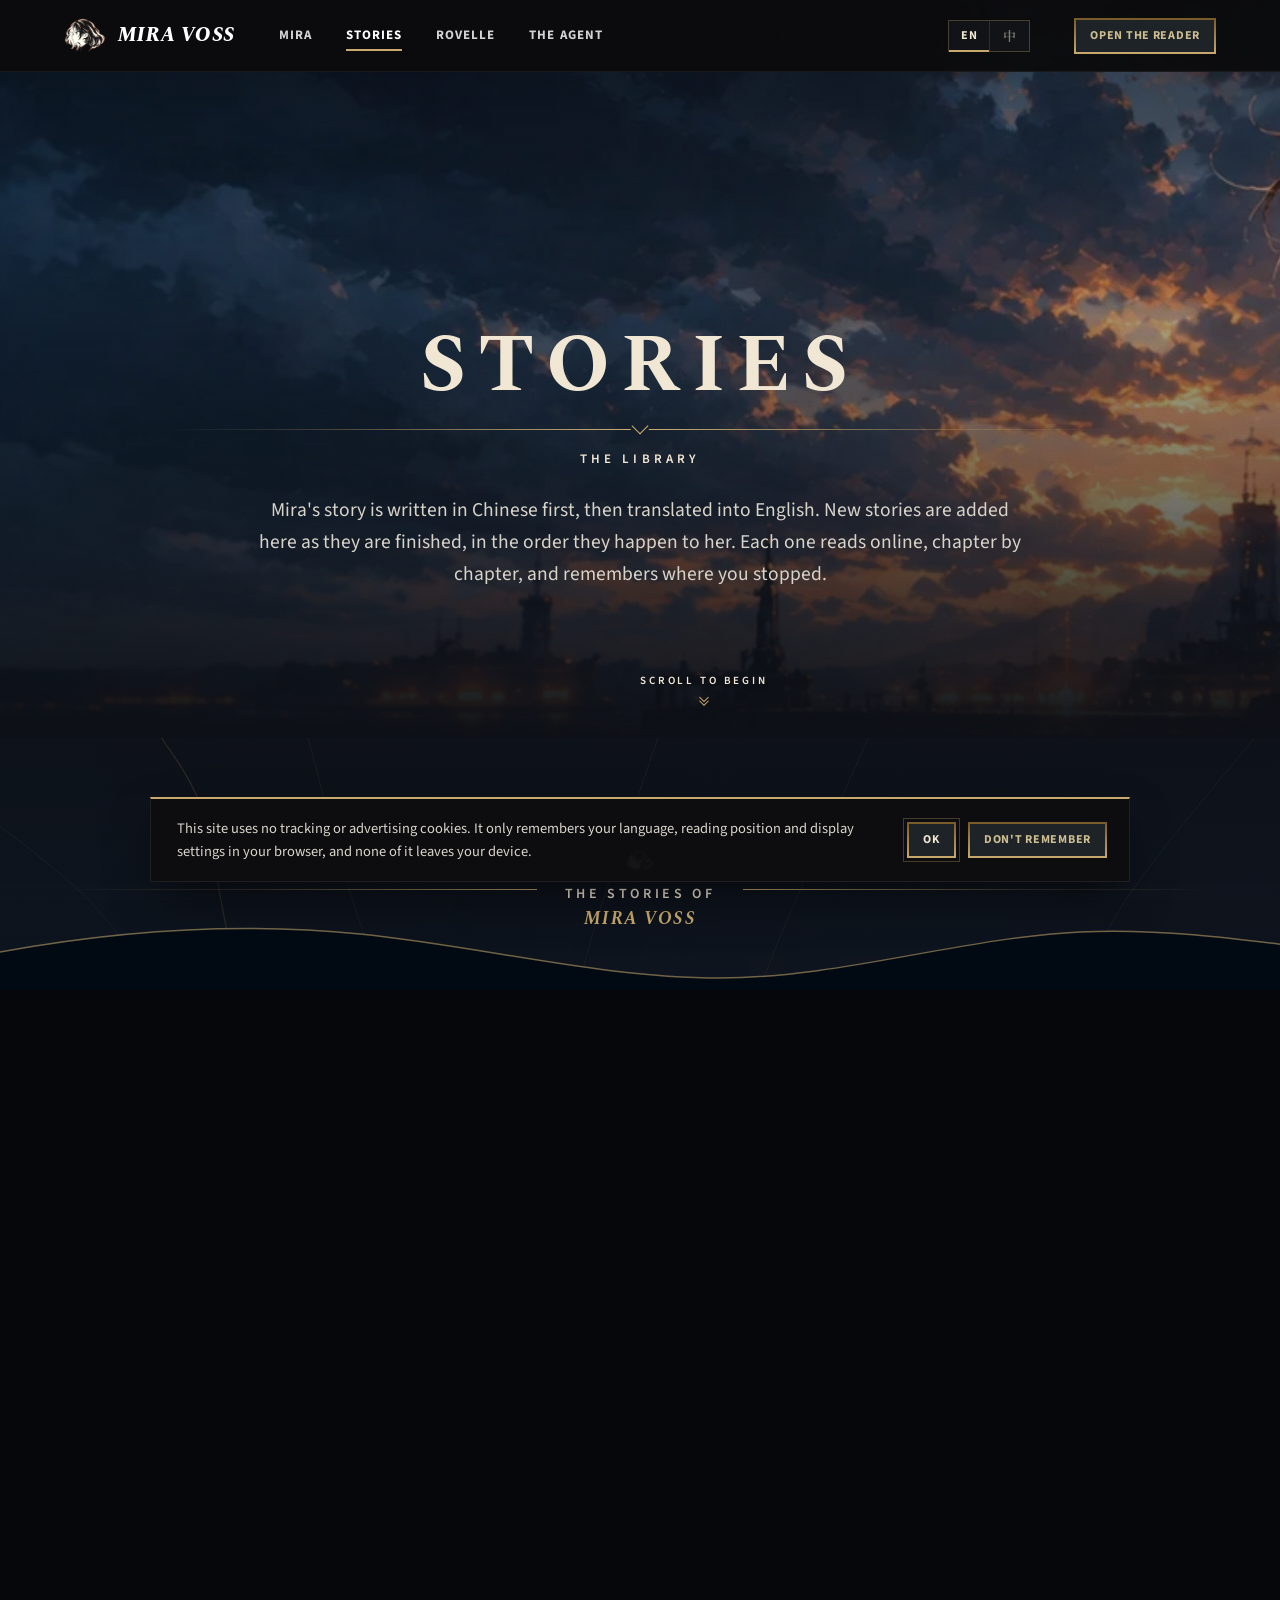
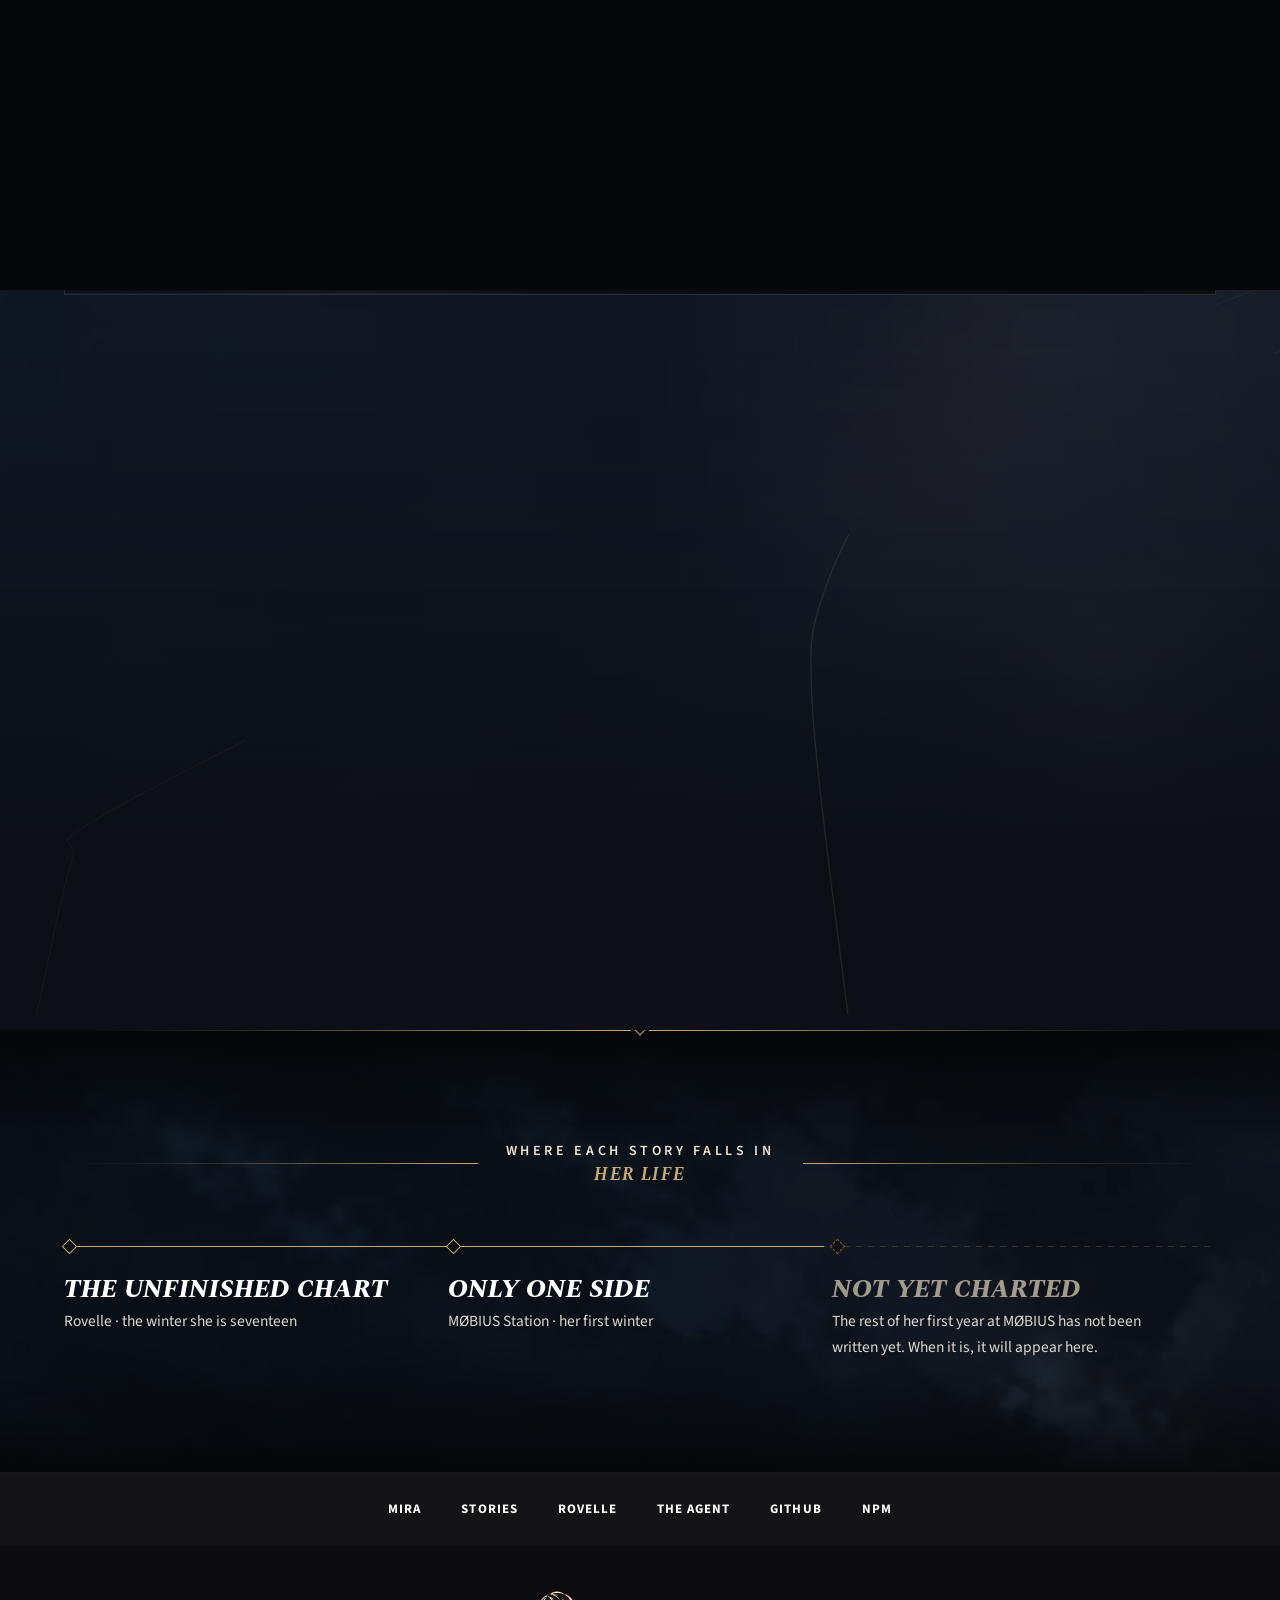
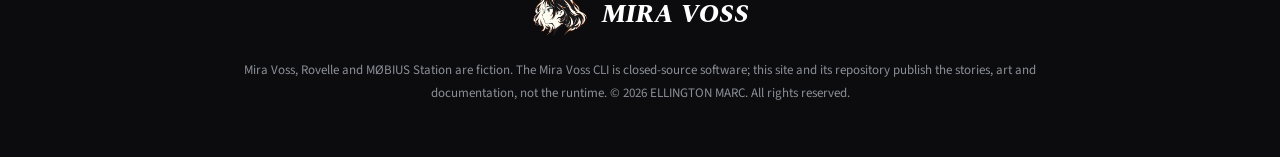
<file: site/stories.html>
<!doctype html>
<html lang="en" class="no-js" data-mode="universe" data-theme="ink">
<head>
  <meta charset="utf-8" />
  <meta name="viewport" content="width=device-width, initial-scale=1, viewport-fit=cover" />
  <meta name="theme-color" content="#010a13" />
  <title data-zh="故事 — Mira Voss">Stories — Mira Voss</title>
  <meta name="description" content="Mira Voss's stories, written in Chinese and translated into English: The Unfinished Chart (Rovelle, Book One) and MØBIUS: Only One Side. Read them online, chapter by chapter."  data-zh-content="Mira Voss 的故事，以中文写成，附英文译本：《罗维尔：未完成的海图》（第一部）与《MØBIUS：只有一面》。在线逐章阅读。"/>
  <link rel="canonical" href="https://mangiapanejohn-dev.github.io/mira-voss/stories.html" />
  <meta property="og:title" content="Stories — Mira Voss" />
  <meta property="og:image" content="https://mangiapanejohn-dev.github.io/mira-voss/assets/mira-rovell-splash-v2.png" />
  <link rel="icon" type="image/png" href="assets/favicon.png" />
  <link rel="preconnect" href="https://fonts.googleapis.com" />
  <link rel="preconnect" href="https://fonts.gstatic.com" crossorigin />
  <link href="https://fonts.googleapis.com/css2?family=Spectral:ital,wght@0,600;1,700;1,800&family=Source+Sans+3:wght@400;600;700&family=Noto+Serif+SC:wght@600;900&display=swap" rel="stylesheet" />
  <link rel="stylesheet" href="base.css" />
  <link rel="stylesheet" href="pages.css" />
  <script>(function(d){d.classList.replace('no-js','js');try{if(sessionStorage.getItem('mira-tide')){d.classList.add('tide-in');sessionStorage.removeItem('mira-tide')}var q=new URLSearchParams(location.search).get('lang'),g=localStorage.getItem('mira-lang'),l=q||(g&&JSON.parse(g))||'en';d.dataset.lang=l==='zh'?'zh':'en';if(l==='zh'){d.lang='zh-Hans';d.classList.add('i18n-pending')}}catch(e){}})(document.documentElement)</script>
  <script src="data/library.js" defer></script>
  <script src="site.js" defer></script>
</head>
<body data-subbar="Stories" data-zh-subbar="故事">
  <a class="skip-link" href="#main" data-zh="跳到正文">Skip to content</a>
  <svg class="sprite" aria-hidden="true" focusable="false">
    <symbol id="i-arrow" viewBox="0 0 24 24"><path d="M4 12h15M13 6l6 6-6 6" fill="none" stroke="currentColor" stroke-width="1.8"/></symbol>
  </svg>

  <header class="topbar">
    <a class="brand" href="index.html" aria-label="Mira Voss, home" data-zh-aria="Mira Voss 首页"><img src="assets/mira-logo-cutout.webp" alt="" width="42" height="35" /><span>Mira Voss</span></a>
    <nav class="topnav" aria-label="Main" data-zh-aria="主导航">
      <a href="mira.html">Mira</a>
      <a href="stories.html" aria-current="page" data-zh="故事">Stories</a>
      <a href="world.html" data-zh="罗维尔">Rovelle</a>
      <a href="agent.html" data-zh="Agent">The Agent</a>
    </nav>
    <div class="lang-switch" role="group" aria-label="Language · 语言">
      <button type="button" data-set-lang="en" aria-pressed="true" lang="en">EN</button>
      <button type="button" data-set-lang="zh" aria-pressed="false" lang="zh-Hans">中</button>
    </div>
    <a class="btn btn-small" href="read.html" data-zh="打开阅读器">Open the reader</a>
    <button class="menu-toggle" type="button" aria-expanded="false" aria-controls="menu" aria-label="Menu" data-zh-aria="菜单"><span></span><span></span></button>
  </header>
  <nav class="menu" id="menu" aria-label="Main" data-zh-aria="主导航">
    <a href="index.html" data-zh="&lt;small&gt;开始&lt;/small&gt;首页"><small>Start</small>Home</a>
    <a href="mira.html" data-zh="&lt;small&gt;人物&lt;/small&gt;Mira"><small>Her life</small>Mira</a>
    <a href="stories.html" data-zh="&lt;small&gt;阅读&lt;/small&gt;故事"><small>Read</small>Stories</a>
    <a href="world.html" data-zh="&lt;small&gt;世界&lt;/small&gt;罗维尔"><small>The world</small>Rovelle</a>
    <a href="agent.html" data-zh="&lt;small&gt;安装&lt;/small&gt;终端 Agent"><small>Install</small>The Agent</a>
  </nav>

  <main id="main">
    <section class="masthead page-head u-hero" data-masthead style="--focus: 30% 62%" aria-labelledby="page-title">
      <div class="masthead-art" data-parallax aria-hidden="true"><img src="assets/art/rovelle-harbor.webp" alt="" fetchpriority="high" /></div>
      <div class="masthead-shade" aria-hidden="true"></div>
      <div class="masthead-body">
        <h1 class="u-title intro" id="page-title" style="--d: 0" data-zh="故事">Stories</h1>
        <div class="u-rule notch intro" style="--d: 1.5" aria-hidden="true"></div>
        <p class="u-sub intro" style="--d: 2.5" data-zh="书库 · The Library">The library</p>
        <p class="masthead-bio intro" style="--d: 3.5" data-zh="Mira 的故事先以中文写成，再译成英文。新故事写完后会陆续放在这里，按它们在她生命里发生的顺序排列。每一篇都能在线逐章阅读，并记住你读到哪里。">Mira's story is written in Chinese first, then translated into English. New stories are added here as they are finished, in the order they happen to her. Each one reads online, chapter by chapter, and remembers where you stopped.</p>
      </div>
      <a class="u-cue intro" style="--d: 5" href="#library"><span data-zh="向下开始">Scroll to begin</span><svg viewBox="0 0 24 24" aria-hidden="true"><path d="M6 9l6 6 6-6M6 4l6 6 6-6" fill="none" stroke="currentColor" stroke-width="1.4"/></svg></a>
    </section>

    <section class="blade" id="library" data-nav="The stories" aria-labelledby="library-title" data-zh-nav="故事">
      <div class="atmos atmos-lights" aria-hidden="true"></div>
      <div class="isobaths-bg" data-isobaths="assets/chart-lines.svg" aria-hidden="true" style="opacity: .6"></div>
      <div class="blade-inner">
        <h2 class="u-head reveal" id="library-title"><span data-zh="&lt;img src=&quot;assets/mira-logo-cutout.webp&quot; alt=&quot;&quot; /&gt;Mira Voss 的&lt;em&gt;故事&lt;/em&gt;"><img src="assets/mira-logo-cutout.webp" alt="" />The stories of <em>Mira Voss</em></span></h2>
        <a class="continue reveal" href="read.html" data-continue hidden>
          <span class="label" data-zh="继续阅读">Continue reading</span>
          <span><strong><span data-continue-work></span> · <span data-continue-chapter></span></strong><span class="continue-bar" data-continue-progress></span></span>
          <span class="text-link" data-zh="接着读 &lt;svg aria-hidden=&quot;true&quot;&gt;&lt;use href=&quot;#i-arrow&quot; /&gt;&lt;/svg&gt;">Resume <svg aria-hidden="true"><use href="#i-arrow" /></svg></span>
        </a>
        <!-- library:start -->
        <article class="work" data-reveal="from-left" id="unfinished-chart" style="--work-bg: url(assets/bg/dusk.webp)">
          <span class="work-view" data-inline-svg="assets/art/rovelle-view.svg" aria-hidden="true"></span>
          <a class="work-cover frame" href="read.html?work=unfinished-chart" tabindex="-1" aria-hidden="true"><span class="frame-inner halftone"><img src="assets/art/cover-rovelle.webp" alt="" loading="lazy" /></span></a>
          <div class="work-body">
            <ul class="work-meta diamonds"><li data-zh="罗维尔 · 第一部">Rovelle · Book One</li><li data-zh="序章 + 七章">Prologue + 7 chapters</li><li data-zh="22 分钟">35 min</li><li>v3.0 · 2026-10-21</li></ul>
            <h2 class="work-title" data-zh="罗维尔：未完成的海图">The Unfinished Chart</h2>
            <p class="zh-title zh-only" data-zh="The Unfinished Chart">罗维尔：未完成的海图</p>
            <p class="lede" data-zh="冷流将至，商会要拿她的潮图证明冬天的海也可以多开两个钟头。她要说清这张图的边界，也要学会把别人放进一个不属于她一个人的决定里。">A winter current is coming, and the city wants to use Mira's tidal chart beyond the conditions it was tested in. To correct the record she has to make its limits public, and let other people into a decision that cannot be hers alone.</p>
            <ol class="chapters" data-cascade>
              <li><a href="read.html?work=unfinished-chart&amp;chapter=00-prologue"><span class="ch-label" data-zh="序章">Prologue</span><span class="ch-name"><span data-zh="没有人缺席">No One Absent</span><span class="ch-en zh-only">No One Absent</span></span><span class="ch-time" data-zh="2 分钟">4 min</span><svg class="ch-go" aria-hidden="true"><use href="#i-arrow" /></svg></a></li>
              <li><a href="read.html?work=unfinished-chart&amp;chapter=01-overdue-accuracy"><span class="ch-label" data-zh="第一章">Chapter I</span><span class="ch-name"><span data-zh="过期的准确">Overdue Accuracy</span><span class="ch-en zh-only">Overdue Accuracy</span></span><span class="ch-time" data-zh="3 分钟">4 min</span><svg class="ch-go" aria-hidden="true"><use href="#i-arrow" /></svg></a></li>
              <li><a href="read.html?work=unfinished-chart&amp;chapter=02-unasked-question"><span class="ch-label" data-zh="第二章">Chapter II</span><span class="ch-name"><span data-zh="没人替她问的事">The Unasked Question</span><span class="ch-en zh-only">The Unasked Question</span></span><span class="ch-time" data-zh="3 分钟">5 min</span><svg class="ch-go" aria-hidden="true"><use href="#i-arrow" /></svg></a></li>
              <li><a href="read.html?work=unfinished-chart&amp;chapter=03-four-degrees-below"><span class="ch-label" data-zh="第三章">Chapter III</span><span class="ch-name"><span data-zh="水下四度">Four Degrees Below</span><span class="ch-en zh-only">Four Degrees Below</span></span><span class="ch-time" data-zh="2 分钟">4 min</span><svg class="ch-go" aria-hidden="true"><use href="#i-arrow" /></svg></a></li>
              <li><a href="read.html?work=unfinished-chart&amp;chapter=04-the-omitted-page"><span class="ch-label" data-zh="第四章">Chapter IV</span><span class="ch-name"><span data-zh="报告里被删掉的一页">The Omitted Page</span><span class="ch-en zh-only">The Omitted Page</span></span><span class="ch-time" data-zh="3 分钟">4 min</span><svg class="ch-go" aria-hidden="true"><use href="#i-arrow" /></svg></a></li>
              <li><a href="read.html?work=unfinished-chart&amp;chapter=05-third-bell"><span class="ch-label" data-zh="第五章">Chapter V</span><span class="ch-name"><span data-zh="第三只钟">The Third Bell</span><span class="ch-en zh-only">The Third Bell</span></span><span class="ch-time" data-zh="3 分钟">5 min</span><svg class="ch-go" aria-hidden="true"><use href="#i-arrow" /></svg></a></li>
              <li><a href="read.html?work=unfinished-chart&amp;chapter=06-no-perfect-number"><span class="ch-label" data-zh="第六章">Chapter VI</span><span class="ch-name"><span data-zh="没有完美的数字">No Perfect Number</span><span class="ch-en zh-only">No Perfect Number</span></span><span class="ch-time" data-zh="3 分钟">4 min</span><svg class="ch-go" aria-hidden="true"><use href="#i-arrow" /></svg></a></li>
              <li><a href="read.html?work=unfinished-chart&amp;chapter=07-after-departure"><span class="ch-label" data-zh="第七章">Chapter VII</span><span class="ch-name"><span data-zh="离岸之后">After Departure</span><span class="ch-en zh-only">After Departure</span></span><span class="ch-time" data-zh="3 分钟">5 min</span><svg class="ch-go" aria-hidden="true"><use href="#i-arrow" /></svg></a></li>
              <li class="is-appendix"><a href="read.html?work=unfinished-chart&amp;chapter=character-profile"><span class="ch-label" data-zh="人物档案">Profile</span><span class="ch-name"><span data-zh="Mira Voss">Character profile · full spoilers</span><span class="ch-en zh-only">Character profile · full spoilers</span></span><span class="ch-time" data-zh="6 分钟">9 min</span><svg class="ch-go" aria-hidden="true"><use href="#i-arrow" /></svg></a></li>
            </ol>
            <div class="btn-row"><a class="btn btn-gold" href="read.html?work=unfinished-chart" data-zh="开始阅读 &lt;svg aria-hidden=&quot;true&quot;>&lt;use href=&quot;#i-arrow&quot; />&lt;/svg>">Start reading <svg aria-hidden="true"><use href="#i-arrow" /></svg></a></div>
          </div>
        </article>
        <article class="work" data-reveal="from-right" id="only-one-side" style="--work-bg: url(assets/bg/ice.webp)">
          <span class="work-view" data-inline-svg="assets/art/vard-near.svg" aria-hidden="true"></span>
          <a class="work-cover frame" href="read.html?work=only-one-side" tabindex="-1" aria-hidden="true"><span class="frame-inner halftone" style="background: url(assets/bg/ice.webp) center / cover"><img src="assets/art/mobius-loop.svg" alt="" loading="lazy" /></span></a>
          <div class="work-body">
            <ul class="work-meta diamonds"><li data-zh="MØBIUS · 短篇">MØBIUS · Short story</li><li data-zh="四节">4 parts</li><li data-zh="12 分钟">21 min</li><li>v1.0 · 2026-10-21</li></ul>
            <h2 class="work-title" data-zh="MØBIUS：只有一面">Only One Side</h2>
            <p class="zh-title zh-only" data-zh="Only One Side">MØBIUS：只有一面</p>
            <p class="lede" data-zh="艾兰以北三天的航程，一座还没有名字的研究站，把深水记录写在一条扭了半圈的纸带上。十九个冬天里，有一部分海，被写成了「透印，不计」。">Three days north of Ailan, a station without a name keeps its deep-water record on a paper loop twisted half a turn. For nineteen winters, part of the sea in it was written off as ink bleeding through the paper.</p>
            <ol class="chapters" data-cascade>
              <li><a href="read.html?work=only-one-side&amp;chapter=01-arrival"><span class="ch-label" data-zh="第一节">Part I</span><span class="ch-name"><span data-zh="到站">Arrival</span><span class="ch-en zh-only">Arrival</span></span><span class="ch-time" data-zh="3 分钟">5 min</span><svg class="ch-go" aria-hidden="true"><use href="#i-arrow" /></svg></a></li>
              <li><a href="read.html?work=only-one-side&amp;chapter=02-bleed-through"><span class="ch-label" data-zh="第二节">Part II</span><span class="ch-name"><span data-zh="透印">Bleed-Through</span><span class="ch-en zh-only">Bleed-Through</span></span><span class="ch-time" data-zh="3 分钟">6 min</span><svg class="ch-go" aria-hidden="true"><use href="#i-arrow" /></svg></a></li>
              <li><a href="read.html?work=only-one-side&amp;chapter=03-first-letter"><span class="ch-label" data-zh="第三节">Part III</span><span class="ch-name"><span data-zh="第一封信">The First Letter</span><span class="ch-en zh-only">The First Letter</span></span><span class="ch-time" data-zh="3 分钟">5 min</span><svg class="ch-go" aria-hidden="true"><use href="#i-arrow" /></svg></a></li>
              <li><a href="read.html?work=only-one-side&amp;chapter=04-only-one-side"><span class="ch-label" data-zh="第四节">Part IV</span><span class="ch-name"><span data-zh="只有一面">Only One Side</span><span class="ch-en zh-only">Only One Side</span></span><span class="ch-time" data-zh="3 分钟">5 min</span><svg class="ch-go" aria-hidden="true"><use href="#i-arrow" /></svg></a></li>
            </ol>
            <div class="btn-row"><a class="btn btn-gold" href="read.html?work=only-one-side" data-zh="开始阅读 &lt;svg aria-hidden=&quot;true&quot;>&lt;use href=&quot;#i-arrow&quot; />&lt;/svg>">Start reading <svg aria-hidden="true"><use href="#i-arrow" /></svg></a></div>
          </div>
        </article>
        <!-- library:end -->
      </div>
    </section>

    <section class="blade blade-dark" id="order" data-nav="Reading order" aria-labelledby="order-title" data-zh-nav="阅读顺序">
      <div class="atmos atmos-storm" aria-hidden="true"></div>
      <div class="blade-inner">
        <h2 class="u-head reveal" id="order-title"><span data-zh="每个故事落在&lt;em&gt;她生命的哪一处&lt;/em&gt;">Where each story falls in <em>her life</em></span></h2>
        <!-- order:start -->
        <ol class="reading-order" data-cascade>
          <li><h3 data-zh="罗维尔：未完成的海图">The Unfinished Chart</h3><p data-zh="罗维尔 · 她十七岁的冬天">Rovelle · the winter she is seventeen</p></li>
          <li><h3 data-zh="MØBIUS：只有一面">Only One Side</h3><p data-zh="MØBIUS 研究站 · 她的第一个冬天">MØBIUS Station · her first winter</p></li>
          <li class="is-open"><h3 data-zh="尚未画出">Not yet charted</h3><p data-zh="她在 MØBIUS 第一年的其余部分还没有写。写好以后，会出现在这里。">The rest of her first year at MØBIUS has not been written yet. When it is, it will appear here.</p></li>
        </ol>
        <!-- order:end -->
      </div>
    </section>
  </main>

  <footer class="site-footer">
    <nav class="footer-nav" aria-label="Footer" data-zh-aria="页脚">
      <a href="mira.html">Mira</a><a href="stories.html" data-zh="故事">Stories</a><a href="world.html" data-zh="罗维尔">Rovelle</a><a href="agent.html" data-zh="Agent">The Agent</a><a href="https://github.com/mangiapanejohn-dev/mira-voss">GitHub</a><a href="https://www.npmjs.com/package/mira-voss">npm</a>
    </nav>
    <div class="footer-inner">
      <a class="footer-brand" href="index.html"><img src="assets/mira-logo-cutout.webp" alt="" width="56" height="47" loading="lazy" /><span>Mira Voss</span></a>
      <p class="footer-legal" data-zh="Mira Voss、罗维尔与 MØBIUS 研究站均为虚构。Mira Voss CLI 是闭源软件；本站及其仓库公开的是故事、美术与文档，不包含运行时代码。© 2026 ELLINGTON MARC，保留所有权利。">Mira Voss, Rovelle and MØBIUS Station are fiction. The Mira Voss CLI is closed-source software; this site and its repository publish the stories, art and documentation, not the runtime. © 2026 ELLINGTON MARC. All rights reserved.</p>
    </div>
  </footer>

  <div class="consent" role="region" aria-label="Privacy" data-zh-aria="隐私" data-consent hidden>
    <p data-zh="本站不使用任何追踪或广告 Cookie。它只在你的浏览器里记住语言、阅读进度和显示设置，这些信息不会离开你的设备。">This site uses no tracking or advertising cookies. It only remembers your language, reading position and display settings in your browser, and none of it leaves your device.</p>
    <div class="consent-actions">
      <button class="btn btn-small btn-gold" type="button" data-consent-ok data-zh="好的">OK</button>
      <button class="btn btn-small" type="button" data-consent-forget data-zh="不要记住">Don't remember</button>
    </div>
  </div>
</body>
</html>
</file>
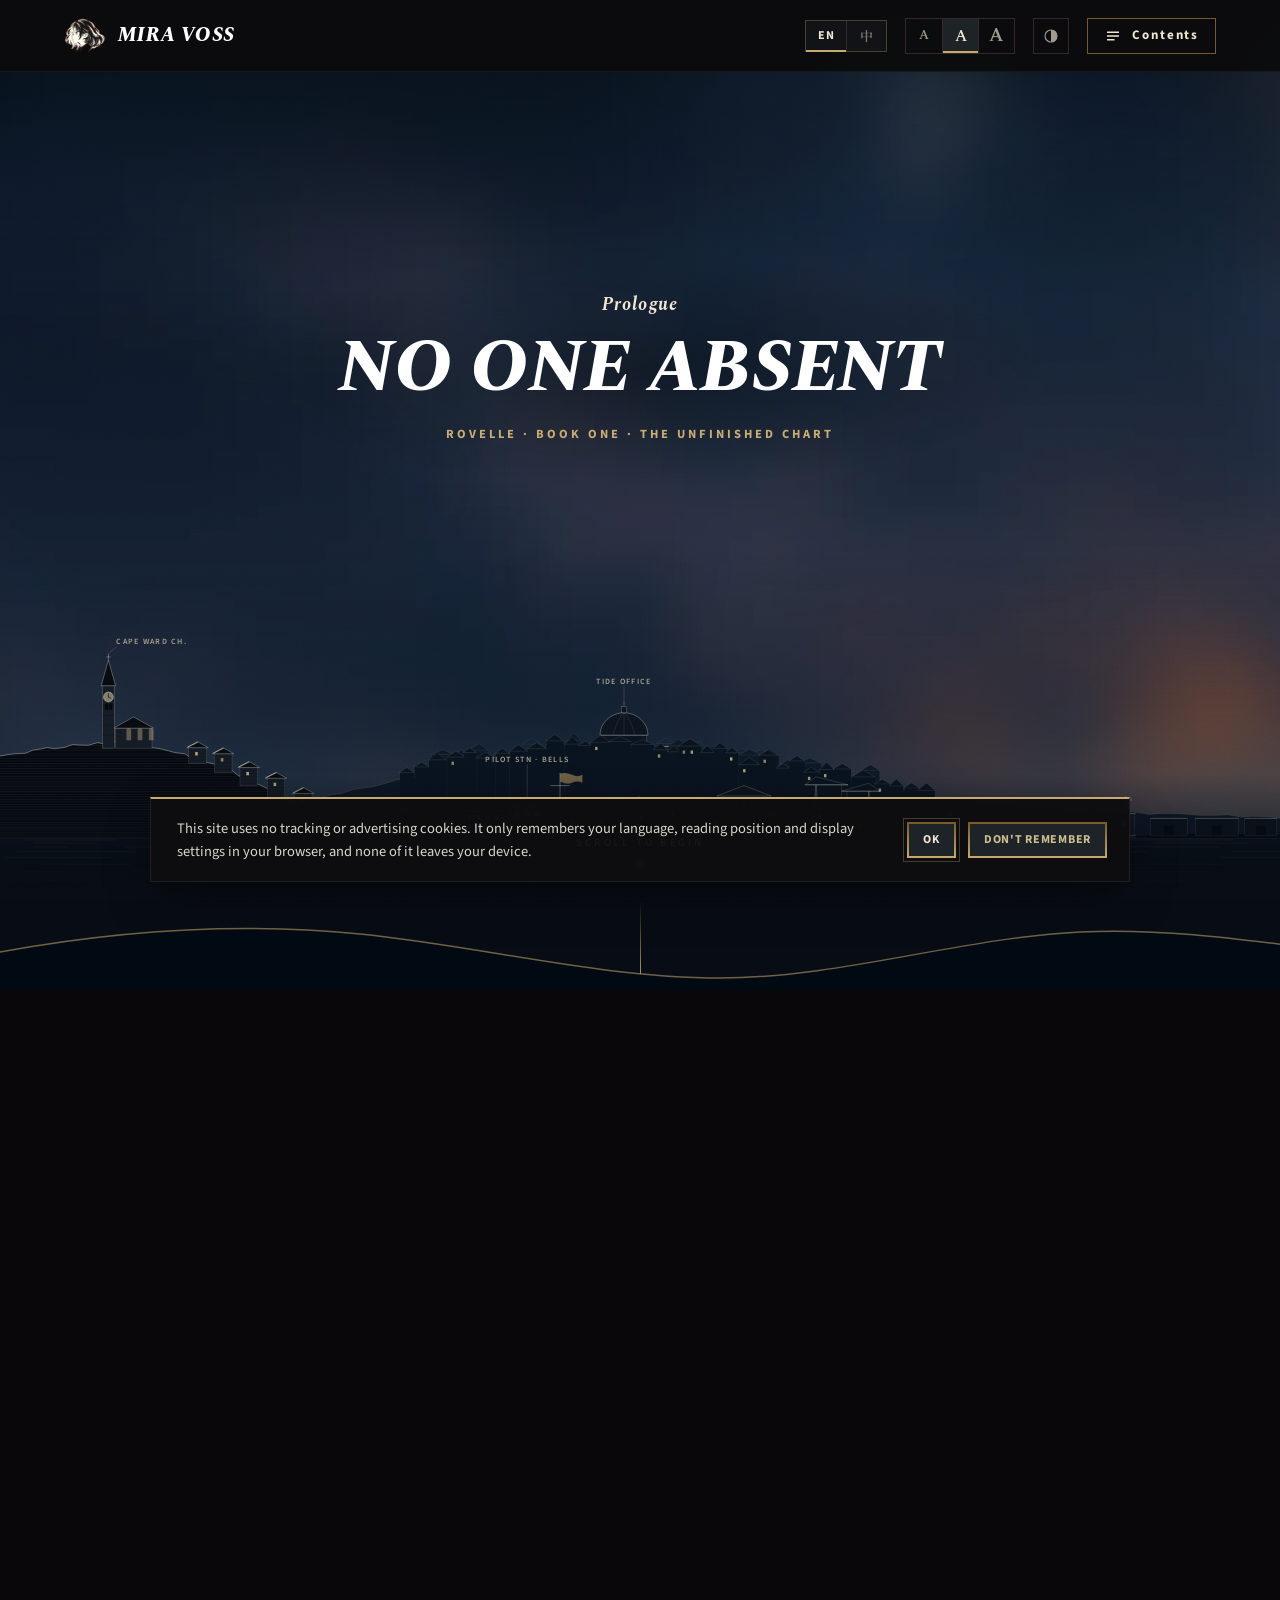
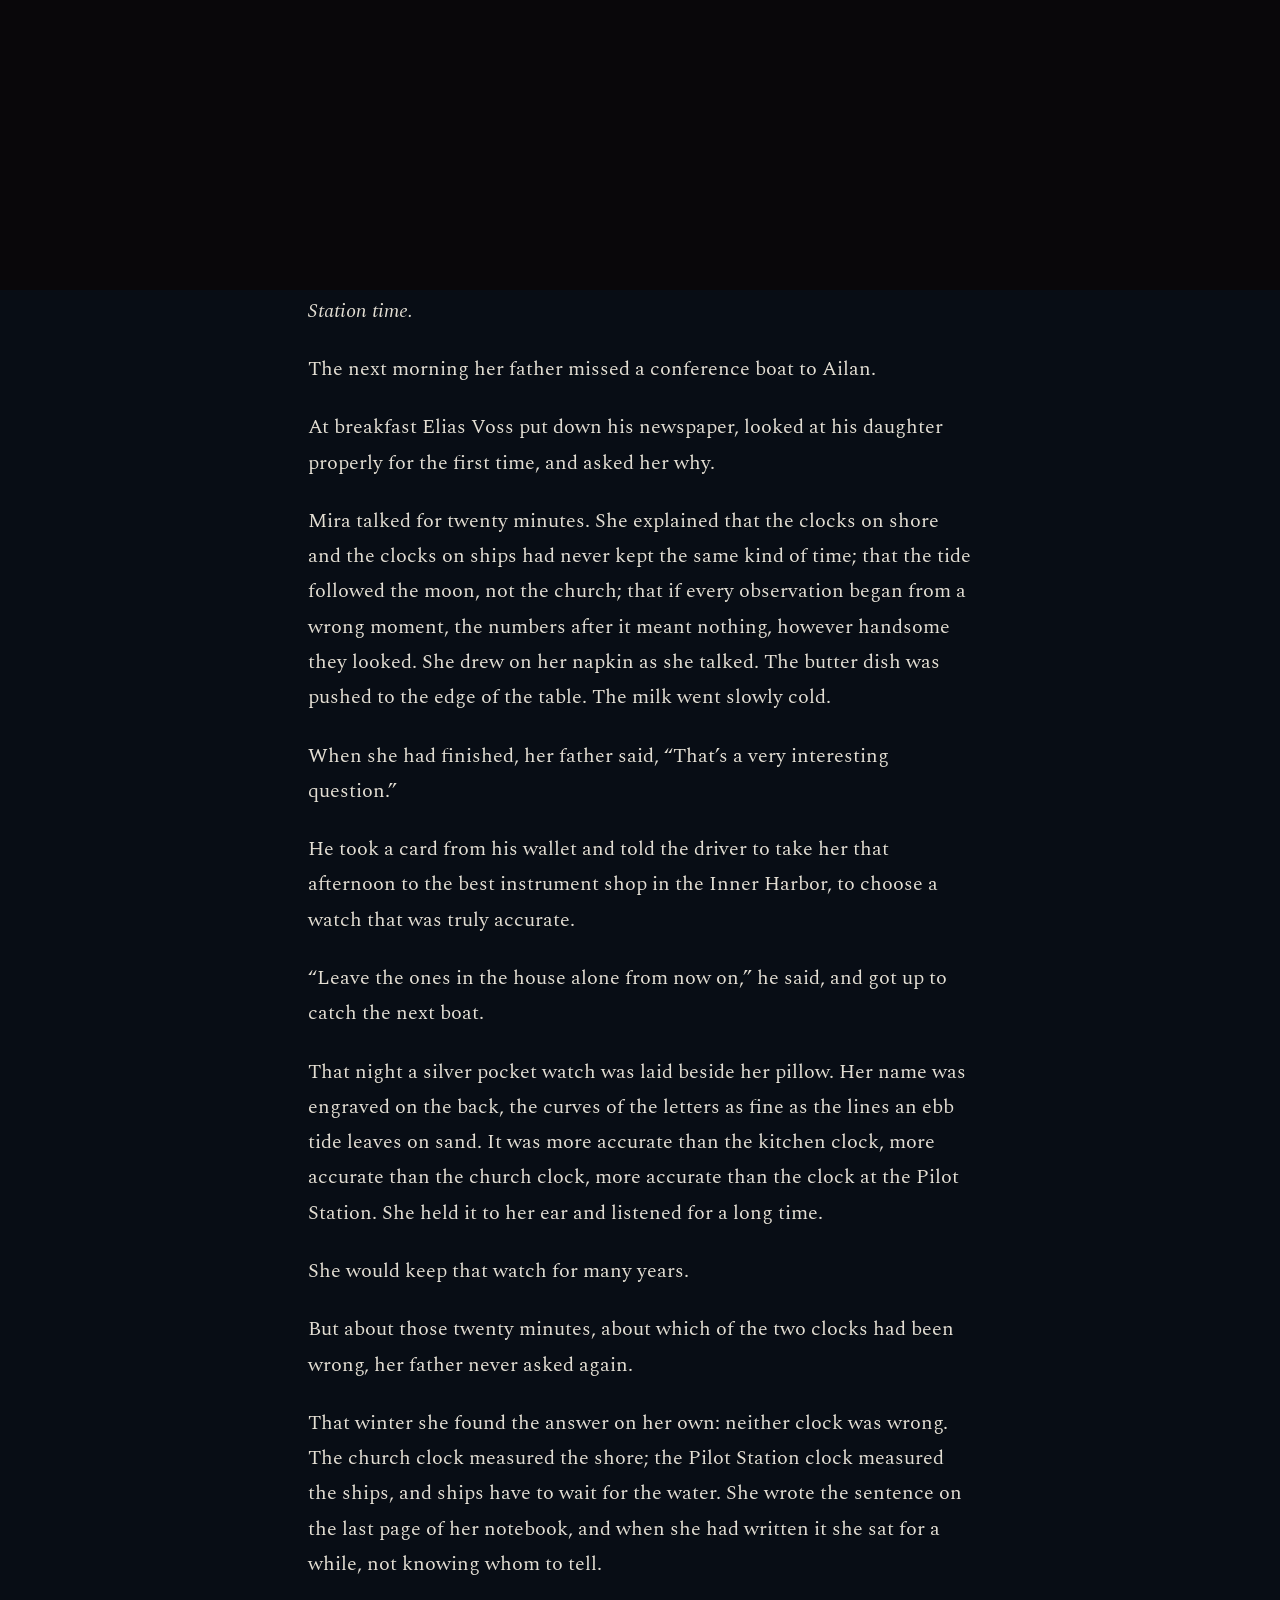
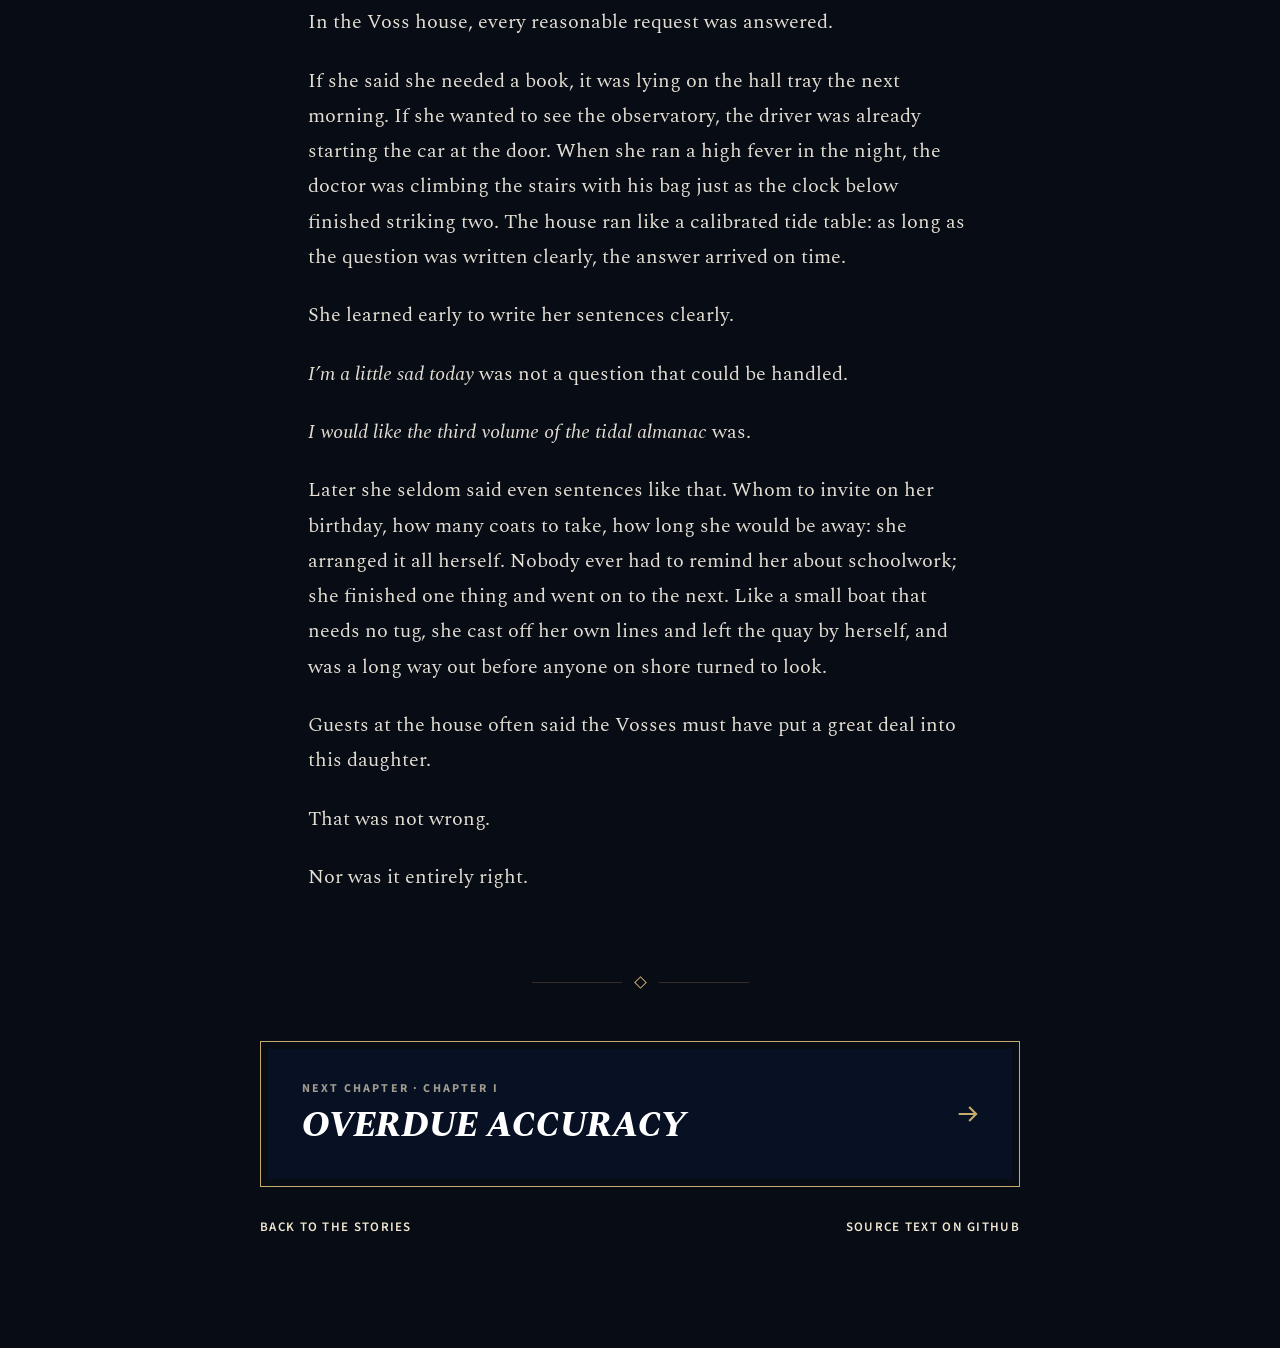
<file: site/story.html>
<!doctype html>
<html lang="zh-Hans">
<head>
  <meta charset="utf-8" />
  <meta name="viewport" content="width=device-width, initial-scale=1" />
  <meta name="robots" content="noindex" />
  <title>未完成的海图 · Mira Voss</title>
  <link rel="canonical" href="https://mangiapanejohn-dev.github.io/mira-voss/read.html?work=unfinished-chart" />
  <meta http-equiv="refresh" content="0; url=read.html?work=unfinished-chart" />
  <script>
    // The reader moved to read.html; keep old chapter links working.
    var c = new URLSearchParams(location.search).get('chapter');
    location.replace('read.html?work=unfinished-chart' + (c ? '&chapter=' + encodeURIComponent(c) : ''));
  </script>
  <style>body{margin:0;background:#0a1428}</style>
</head>
<body></body>
</html>
</file>
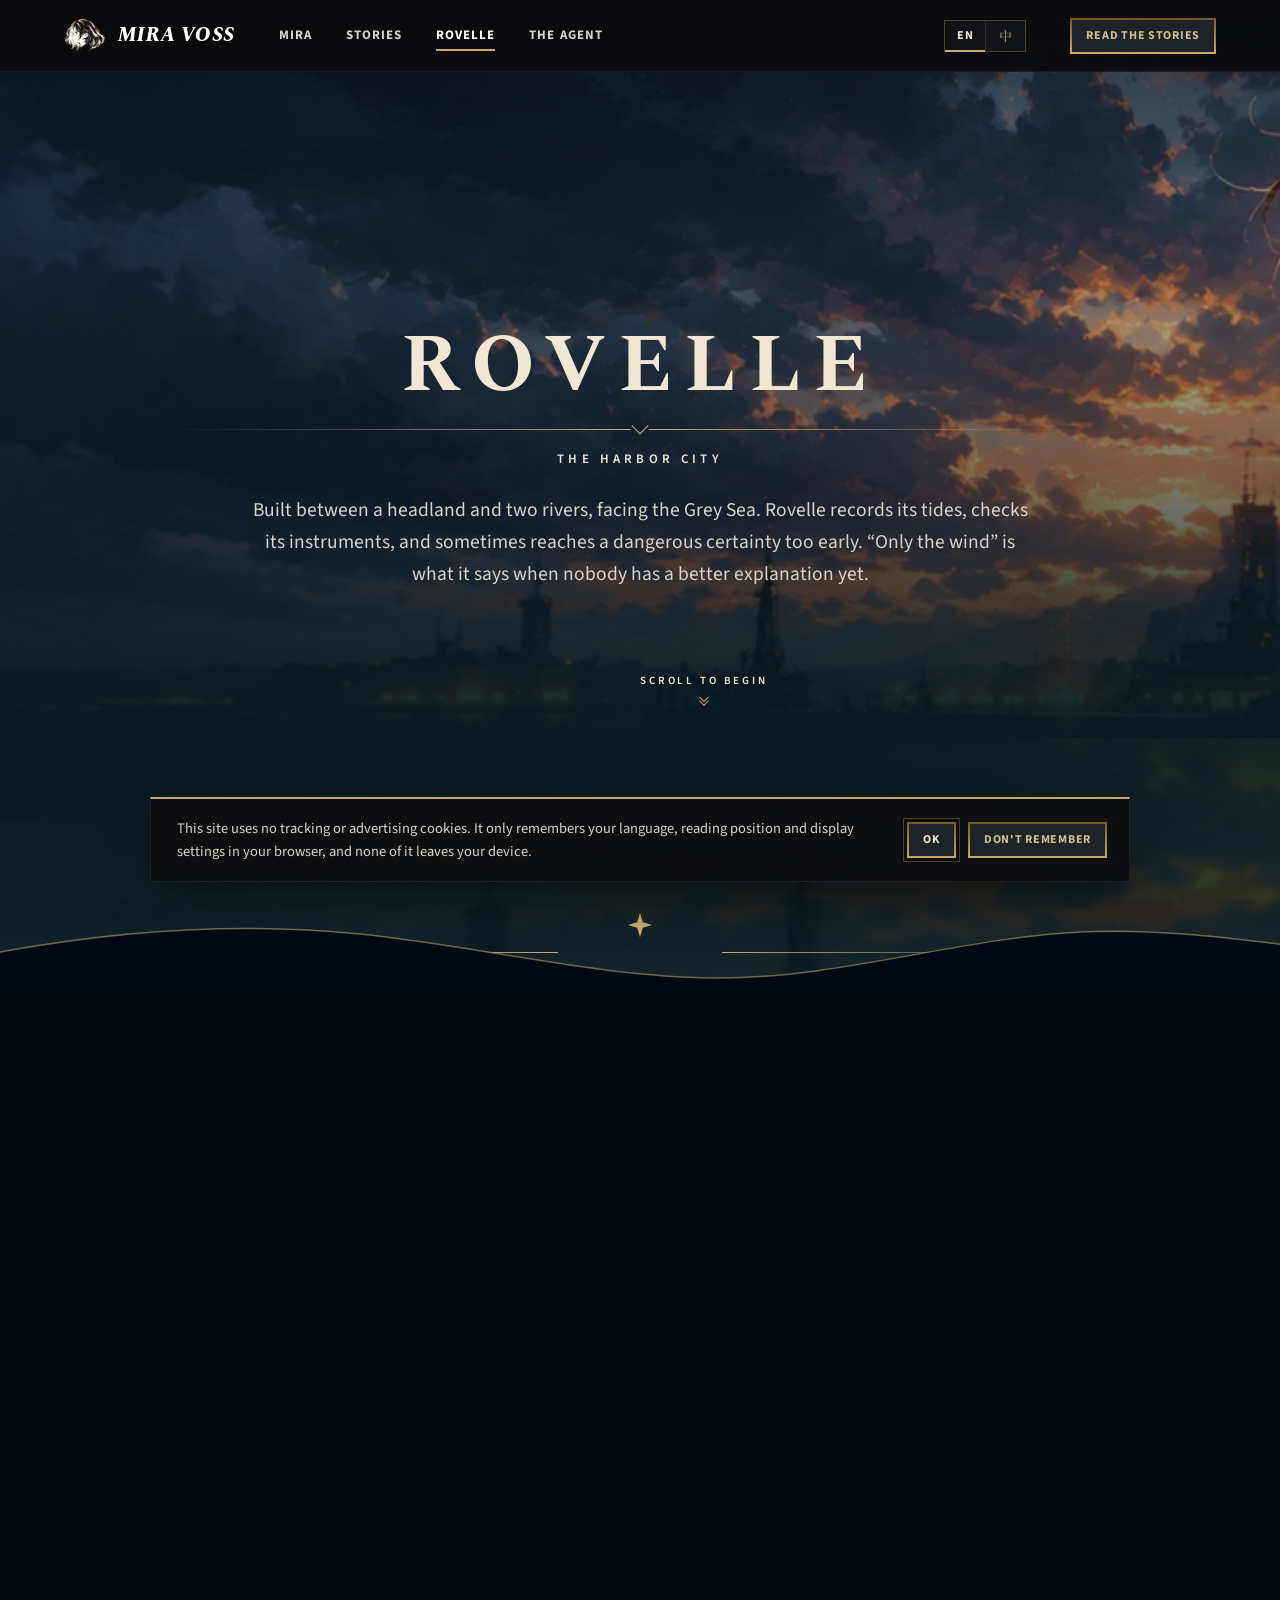
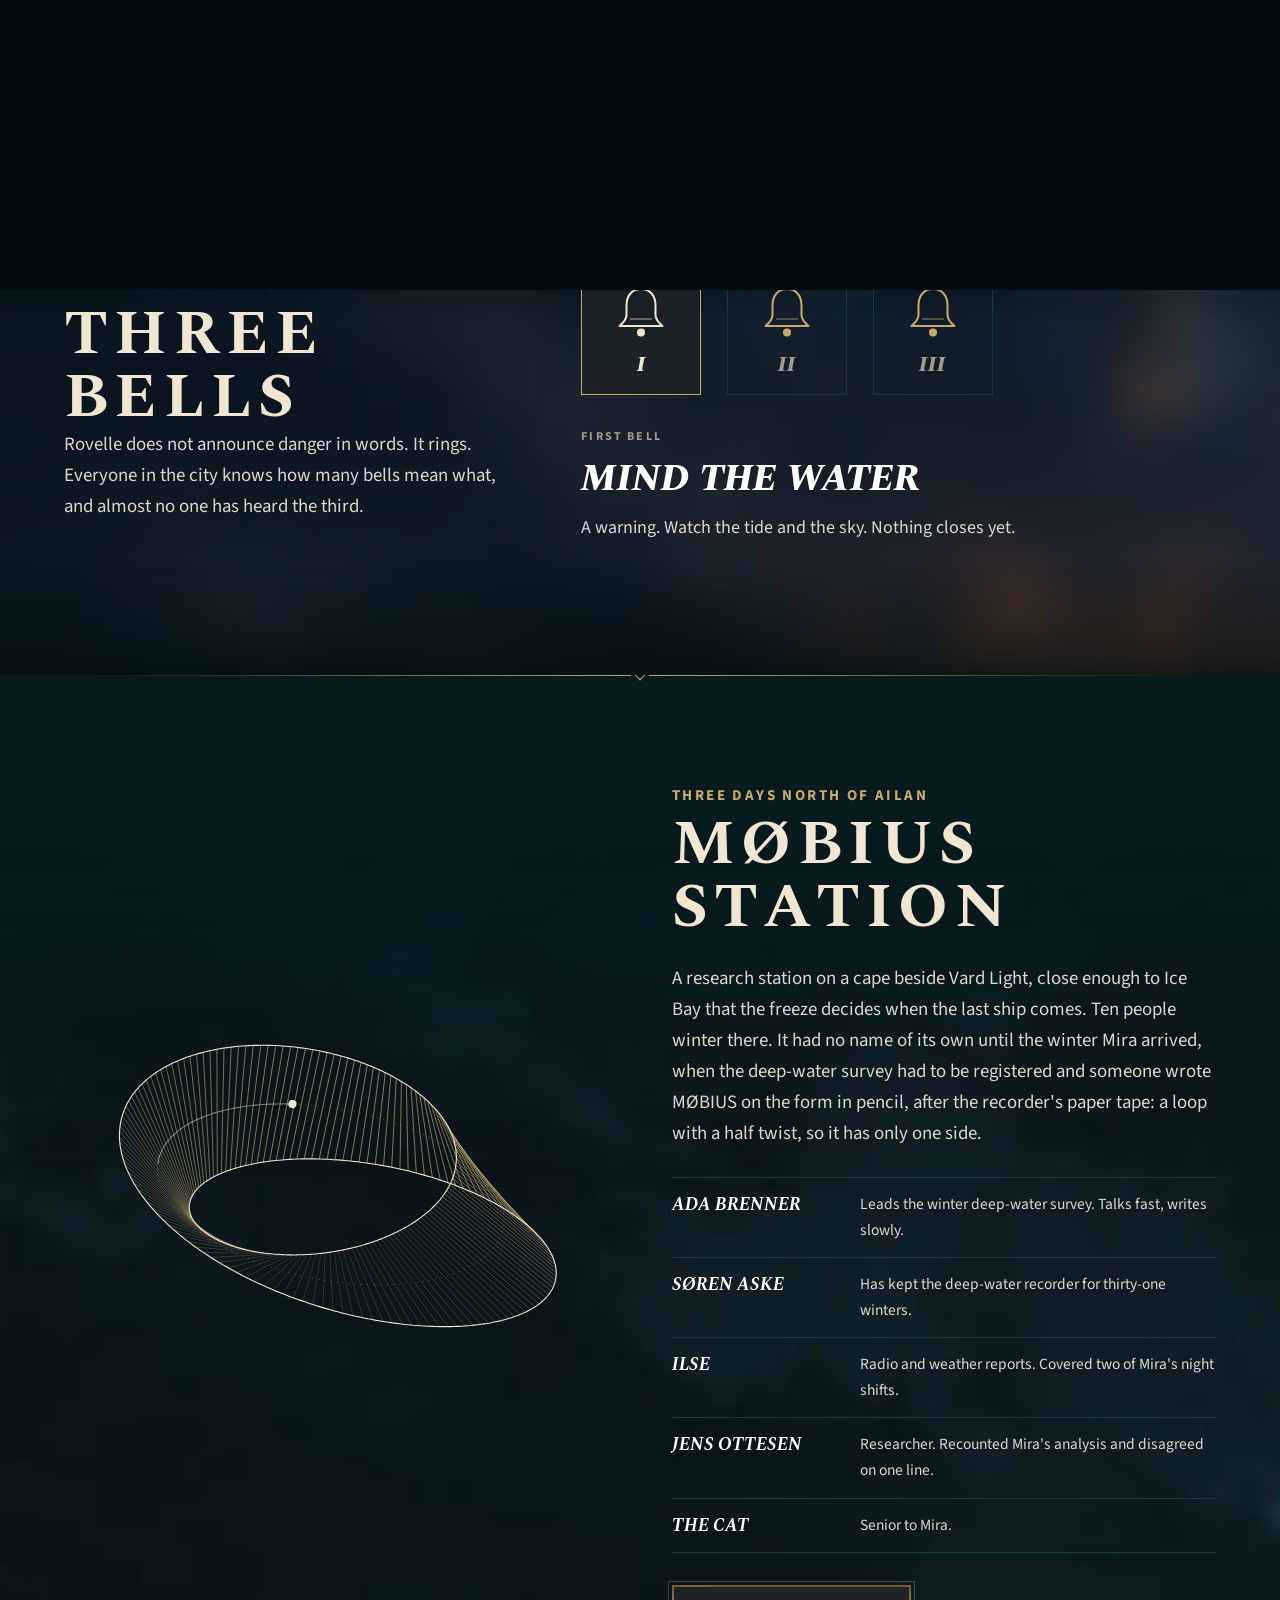
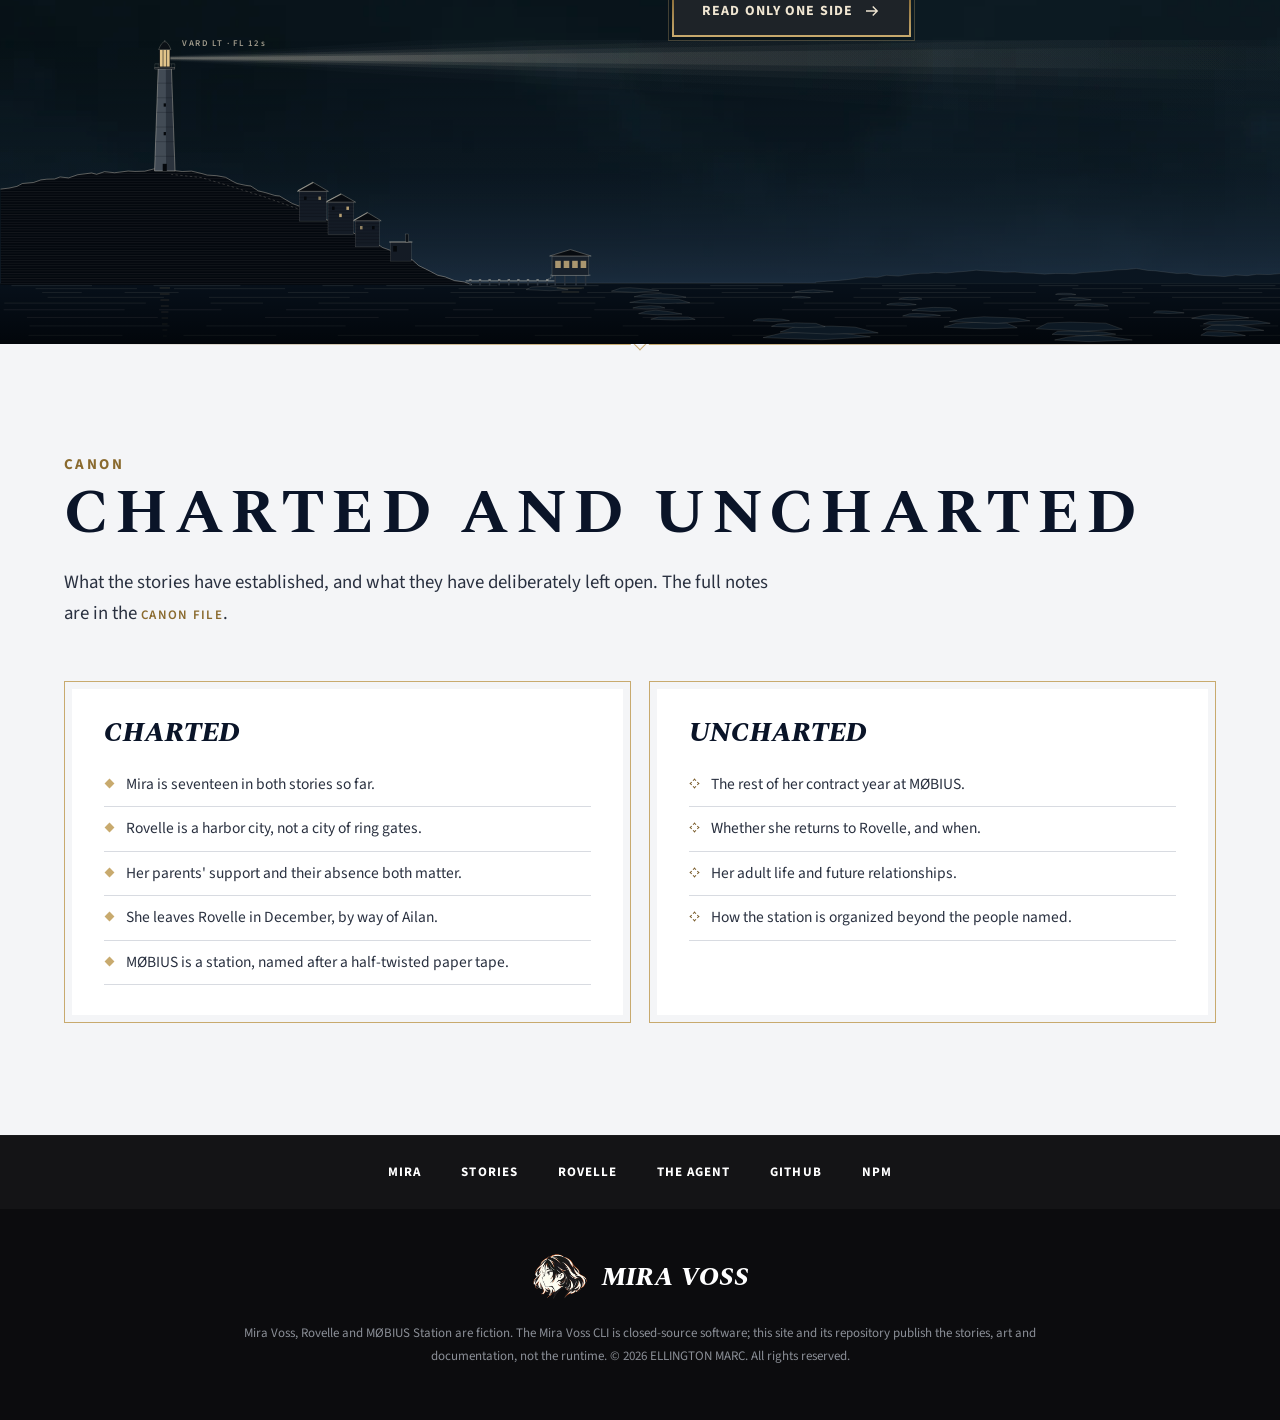
<file: site/world.html>
<!doctype html>
<html lang="en" class="no-js" data-mode="universe" data-theme="chart">
<head>
  <meta charset="utf-8" />
  <meta name="viewport" content="width=device-width, initial-scale=1, viewport-fit=cover" />
  <meta name="theme-color" content="#010a13" />
  <title data-zh="罗维尔与 MØBIUS — Mira Voss">Rovelle and MØBIUS — Mira Voss</title>
  <meta name="description" content="A reader's chart of Rovelle, the harbor city of The Unfinished Chart, its three warning bells, and MØBIUS Station in the north."  data-zh-content="一张读者绘制的罗维尔海图：《未完成的海图》里的港城、它的三只预警钟，以及北方的 MØBIUS 研究站。"/>
  <link rel="canonical" href="https://mangiapanejohn-dev.github.io/mira-voss/world.html" />
  <meta property="og:title" content="Rovelle and MØBIUS — Mira Voss" />
  <meta property="og:image" content="https://mangiapanejohn-dev.github.io/mira-voss/assets/mira-rovell-splash-v2.png" />
  <link rel="icon" type="image/png" href="assets/favicon.png" />
  <link rel="preconnect" href="https://fonts.googleapis.com" />
  <link rel="preconnect" href="https://fonts.gstatic.com" crossorigin />
  <link href="https://fonts.googleapis.com/css2?family=Spectral:ital,wght@0,600;1,700;1,800&family=Source+Sans+3:wght@400;600;700&family=Noto+Serif+SC:wght@600;900&display=swap" rel="stylesheet" />
  <link rel="stylesheet" href="base.css" />
  <link rel="stylesheet" href="pages.css" />
  <script>(function(d){d.classList.replace('no-js','js');try{if(sessionStorage.getItem('mira-tide')){d.classList.add('tide-in');sessionStorage.removeItem('mira-tide')}var q=new URLSearchParams(location.search).get('lang'),g=localStorage.getItem('mira-lang'),l=q||(g&&JSON.parse(g))||'en';d.dataset.lang=l==='zh'?'zh':'en';if(l==='zh'){d.lang='zh-Hans';d.classList.add('i18n-pending')}}catch(e){}})(document.documentElement)</script>
  <script src="data/library.js" defer></script>
  <script src="site.js" defer></script>
</head>
<body data-subbar="Rovelle" data-zh-subbar="罗维尔">
  <a class="skip-link" href="#main" data-zh="跳到正文">Skip to content</a>
  <svg class="sprite" aria-hidden="true" focusable="false">
    <symbol id="i-arrow" viewBox="0 0 24 24"><path d="M4 12h15M13 6l6 6-6 6" fill="none" stroke="currentColor" stroke-width="1.8"/></symbol>
    <symbol id="i-compass" viewBox="0 0 32 32"><path d="M16 2l3.2 10.8L30 16l-10.8 3.2L16 30l-3.2-10.8L2 16l10.8-3.2z" fill="currentColor"/></symbol>
    <symbol id="i-bell" viewBox="0 0 52 58"><path d="M26 2v5" stroke="currentColor" stroke-width="2"/><path d="M26 7c-9.5 0-14.5 7-14.5 17v9c0 4.5-3.5 8-7 11h43c-3.5-3-7-6.5-7-11v-9C40.5 14 35.5 7 26 7z" fill="none" stroke="currentColor" stroke-width="2" stroke-linejoin="round"/><path d="M15 37h22" stroke="currentColor" stroke-width="1.2" stroke-opacity=".6"/><circle cx="26" cy="50.5" r="4" fill="currentColor"/></symbol>
  </svg>

  <header class="topbar">
    <a class="brand" href="index.html" aria-label="Mira Voss, home" data-zh-aria="Mira Voss 首页"><img src="assets/mira-logo-cutout.webp" alt="" width="42" height="35" /><span>Mira Voss</span></a>
    <nav class="topnav" aria-label="Main" data-zh-aria="主导航">
      <a href="mira.html">Mira</a>
      <a href="stories.html" data-zh="故事">Stories</a>
      <a href="world.html" aria-current="page" data-zh="罗维尔">Rovelle</a>
      <a href="agent.html" data-zh="Agent">The Agent</a>
    </nav>
    <div class="lang-switch" role="group" aria-label="Language · 语言">
      <button type="button" data-set-lang="en" aria-pressed="true" lang="en">EN</button>
      <button type="button" data-set-lang="zh" aria-pressed="false" lang="zh-Hans">中</button>
    </div>
    <a class="btn btn-small" href="stories.html" data-zh="阅读故事">Read the stories</a>
    <button class="menu-toggle" type="button" aria-expanded="false" aria-controls="menu" aria-label="Menu" data-zh-aria="菜单"><span></span><span></span></button>
  </header>
  <nav class="menu" id="menu" aria-label="Main" data-zh-aria="主导航">
    <a href="index.html" data-zh="&lt;small&gt;开始&lt;/small&gt;首页"><small>Start</small>Home</a>
    <a href="mira.html" data-zh="&lt;small&gt;人物&lt;/small&gt;Mira"><small>Her life</small>Mira</a>
    <a href="stories.html" data-zh="&lt;small&gt;阅读&lt;/small&gt;故事"><small>Read</small>Stories</a>
    <a href="world.html" data-zh="&lt;small&gt;世界&lt;/small&gt;罗维尔"><small>The world</small>Rovelle</a>
    <a href="agent.html" data-zh="&lt;small&gt;安装&lt;/small&gt;终端 Agent"><small>Install</small>The Agent</a>
  </nav>

  <main id="main">
    <section class="masthead page-head u-hero" data-masthead style="--focus: 40% 58%" aria-labelledby="page-title">
      <div class="masthead-art" data-parallax aria-hidden="true"><img src="assets/art/rovelle-harbor.webp" alt="" fetchpriority="high" /></div>
      <div class="masthead-shade" aria-hidden="true"></div>
      <div class="masthead-body">
        <h1 class="u-title intro" id="page-title" style="--d: 0" data-zh="罗维尔">Rovelle</h1>
        <div class="u-rule notch intro" style="--d: 1.5" aria-hidden="true"></div>
        <p class="u-sub intro" style="--d: 2.5" data-zh="港城 · Rovelle">The harbor city</p>
        <p class="masthead-bio intro" style="--d: 3.5" data-zh="建在一座岬角与两条河之间，面朝灰海。罗维尔记录潮汐、校对仪器，偶尔也会过早地确信一件危险的事。「只是风」——这是它在谁都找不到更好解释时说的话。">Built between a headland and two rivers, facing the Grey Sea. Rovelle records its tides, checks its instruments, and sometimes reaches a dangerous certainty too early. “Only the wind” is what it says when nobody has a better explanation yet.</p>
      </div>
      <a class="u-cue intro" style="--d: 5" href="#chart"><span data-zh="向下开始">Scroll to begin</span><svg viewBox="0 0 24 24" aria-hidden="true"><path d="M6 9l6 6 6-6M6 4l6 6 6-6" fill="none" stroke="currentColor" stroke-width="1.4"/></svg></a>
    </section>

    <section class="blade" id="chart" data-nav="The chart" aria-labelledby="chart-title" data-zh-nav="海图">
      <div class="atmos atmos-sea" aria-hidden="true"></div>
      <div class="blade-inner">
        <h2 class="u-head reveal" id="chart-title"><span data-zh="&lt;svg aria-hidden=&quot;true&quot;&gt;&lt;use href=&quot;#i-compass&quot; /&gt;&lt;/svg&gt;读者手绘的海图&lt;em&gt;罗维尔&lt;/em&gt;"><svg aria-hidden="true"><use href="#i-compass" /></svg>A chart of <em data-zh="罗维尔">Rovelle</em></span></h2>
        <div class="chart-grid">
          <div class="chart-frame" data-reveal="unfold" data-chart>
            <div data-inline-svg="assets/art/rovelle-chart.svg"><img src="assets/art/rovelle-chart.svg" alt="A chart of Rovelle: Cape Ward shelters the outer harbor, the inner harbor lies between two rivers above the South Flats, and Channel Six runs in past North Reef."  data-zh-alt="罗维尔海图：岬台护住外港，内港位于两条河之间、南滩之上，六号航道经北礁驶入。"/></div>
          </div>
          <div class="place-panel" data-reveal="from-right" style="--rd: .25s">
            <div class="place-detail frame" data-place-detail aria-live="polite">
              <div class="frame-inner">
                <h3>Cape Ward</h3>
                <span class="zh-only" data-place-alt>岬台</span>
                <p>The headland that shelters the harbor. Its church clock always strikes first. Mira was born on its south slope.</p>
                <a class="text-link" href="read.html?work=unfinished-chart&amp;chapter=00-prologue"><span>Prologue</span> <svg aria-hidden="true"><use href="#i-arrow" /></svg></a>
              </div>
            </div>
            <ul class="place-list" data-cascade aria-label="Places" data-zh-aria="地点">
              <li><button type="button" aria-pressed="true" data-place-item="cape-ward" data-name="Cape Ward" data-cn="岬台" data-body="The headland that shelters the harbor. Its church clock always strikes first. Mira was born on its south slope." data-href="read.html?work=unfinished-chart&amp;chapter=00-prologue" data-where="Prologue" data-zh-body="护住港湾的岬角。岬台的教堂钟总是最先敲响。Mira 出生在它的南坡。" data-zh-where="序章" data-zh="岬台">Cape Ward</button></li>
              <li><button type="button" aria-pressed="false" data-place-item="pilot-station" data-name="Pilot Station" data-cn="引航站" data-body="Where the pilots keep their clock, always late because ships wait for water, and where the three warning bells hang." data-href="read.html?work=unfinished-chart&amp;chapter=05-third-bell" data-where="Chapter V" data-zh-body="引航员守着的钟在这里——船要等水，所以它总是晚一些；三只预警钟也挂在这里。" data-zh-where="第五章" data-zh="引航站">Pilot Station</button></li>
              <li><button type="button" aria-pressed="false" data-place-item="north-reef" data-name="North Reef" data-cn="北礁" data-body="Calm on the surface. The deep cold water arrives here first; a boat can be pushed sideways across a sea as flat as a mirror." data-href="read.html?work=unfinished-chart&amp;chapter=03-four-degrees-below" data-where="Chapter III" data-zh-body="水面平静。深层的冷水最先到这里；海面平得像镜子，船却会被横着推出去。" data-zh-where="第三章" data-zh="北礁">North Reef</button></li>
              <li><button type="button" aria-pressed="false" data-place-item="channel-six" data-name="Channel Six" data-cn="六号航道" data-body="The shipping channel the merchants wanted open two hours longer in winter, on the strength of a chart never tested in the cold." data-href="read.html?work=unfinished-chart&amp;chapter=01-overdue-accuracy" data-where="Chapter I" data-zh-body="商会想在冬天多开两个钟头的航道，凭的是一张从没在低温下验证过的潮图。" data-zh-where="第一章" data-zh="六号航道">Channel Six</button></li>
              <li><button type="button" aria-pressed="false" data-place-item="outer-harbor" data-name="Outer Harbor" data-cn="外港" data-body="Sixty-seven ships waited here for a night and a day after the third bell, and the harbor's bells carry across it to the cape." data-href="read.html?work=unfinished-chart&amp;chapter=05-third-bell" data-where="Chapter V" data-zh-body="第三只钟敲响后，六十七条船在这里等了一夜又一天；港口的钟声隔着它传到岬台。" data-zh-where="第五章" data-zh="外港">Outer Harbor</button></li>
              <li><button type="button" aria-pressed="false" data-place-item="inner-harbor" data-name="Inner Harbor" data-cn="内港" data-body="The instrument shop where her father sent her for an accurate watch, the school with instruments to borrow, and the flood gates that held." data-href="read.html?work=unfinished-chart&amp;chapter=06-no-perfect-number" data-where="Chapter VI" data-zh-body="父亲让她去挑准表的仪器店、能借仪器的学校，还有那几道守住了的防洪闸。" data-zh-where="第六章" data-zh="内港">Inner Harbor</button></li>
              <li><button type="button" aria-pressed="false" data-place-item="old-salt-docks" data-name="Old Salt Docks" data-cn="旧盐埠" data-body="Boat sheds, a bakery, the tram, the Buoy Festival she would miss, and Rowan's observatory with the window that leaks when it rains." data-href="read.html?work=unfinished-chart&amp;chapter=01-overdue-accuracy" data-where="Chapter I" data-zh-body="修船棚、面包店、电车、她将错过的浮标节，还有 Rowan 那座一下雨就漏水的观测站。" data-zh-where="第一章" data-zh="旧盐埠">Old Salt Docks</button></li>
              <li><button type="button" aria-pressed="false" data-place-item="south-flats" data-name="South Flats" data-cn="南滩" data-body="The low ground. The morning after the third bell, a waterline on the lowest warehouse stood higher than any winter tide before it." data-href="read.html?work=unfinished-chart&amp;chapter=06-no-perfect-number" data-where="Chapter VI" data-zh-body="低地。第三只钟之后的早晨，最低那座仓库的外墙上留下一条水线，比往年任何冬潮都高。" data-zh-where="第六章" data-zh="南滩">South Flats</button></li>
              <li><button type="button" aria-pressed="false" data-place-item="tide-office" data-name="Tide Office" data-cn="潮表院" data-body="The city's most accurate clock ticks unheard in a glass case here. Mira had seven minutes in its hall to explain a chart's limits." data-href="read.html?work=unfinished-chart&amp;chapter=04-the-omitted-page" data-where="Chapter IV" data-zh-body="全城最准的钟在这里的玻璃柜里无声地走。Mira 在这座大厅里有七分钟，去讲清一张潮图的边界。" data-zh-where="第四章" data-zh="潮表院">Tide Office</button></li>
            </ul>
          </div>
        </div>
      </div>
    </section>

    <section class="blade blade-dark" id="bells" data-nav="Three bells" aria-labelledby="bells-title" data-zh-nav="三只钟">
      <div class="atmos atmos-dusk" aria-hidden="true"></div>
      <div class="blade-inner bells">
        <div>
          <p class="supertitle reveal" data-zh="港口的警报">The harbor's warning</p>
          <h2 class="blade-title" id="bells-title" data-text="Three bells" data-zh="三只钟" data-zh-misreg="三只钟">Three bells</h2>
          <p class="lede reveal" data-zh="罗维尔不用言语宣告危险，它敲钟。全城都知道几声钟意味着什么，而几乎没有人听过第三只。">Rovelle does not announce danger in words. It rings. Everyone in the city knows how many bells mean what, and almost no one has heard the third.</p>
        </div>
        <div data-reveal="focus" data-tabs data-bells>
          <div class="bell-row" role="tablist" aria-label="The three bells" data-zh-aria="三只钟">
            <button class="bell" role="tab" id="bell-1" aria-controls="bell-panel" aria-selected="true" data-count="First bell" data-name="Mind the water" data-body="A warning. Watch the tide and the sky. Nothing closes yet." data-zh-name="留意潮水" data-zh-body="提醒。看潮水，看天色。还不必封闭什么。" data-zh-count="第一只钟" data-rings="1"><svg class="bell-shape" aria-hidden="true"><use href="#i-bell" /></svg><span class="bell-count">I</span></button>
            <button class="bell" role="tab" id="bell-2" aria-controls="bell-panel" aria-selected="false" tabindex="-1" data-count="Second bell" data-name="Restricted channels" data-body="Small boats come home. Large ships move only on the pilots' word." data-zh-name="限航" data-zh-body="小船回港，大船只听引航站的。" data-zh-count="第二只钟" data-rings="2"><svg class="bell-shape" aria-hidden="true"><use href="#i-bell" /></svg><span class="bell-count">II</span></button>
            <button class="bell" role="tab" id="bell-3" aria-controls="bell-panel" aria-selected="false" tabindex="-1" data-count="Third bell" data-name="Close the channels" data-body="The channels close and the low ground moves to higher streets. Most people in Rovelle hear it only a few times in their lives. In The Unfinished Chart, the city skips the second bell and rings the third early." data-zh-name="封闭航道" data-zh-body="航道关闭，低地的人往高处走。大多数罗维尔人一辈子只听过几次。《未完成的海图》里，这座城越过第二只钟，提前敲响了第三只。" data-zh-count="第三只钟" data-rings="3"><svg class="bell-shape" aria-hidden="true"><use href="#i-bell" /></svg><span class="bell-count">III</span></button>
          </div>
          <div class="bell-panel" id="bell-panel" role="tabpanel" aria-labelledby="bell-1" data-bell-panel style="margin-top: 34px">
            <span class="label" data-count data-zh="第一只钟">First bell</span>
            <h3 data-zh="留意潮水">Mind the water</h3>
            <p data-zh="提醒。看潮水，看天色。还不必封闭什么。">A warning. Watch the tide and the sky. Nothing closes yet.</p>
          </div>
        </div>
      </div>
    </section>

    <section class="blade" id="station" data-nav="MØBIUS" aria-labelledby="station-title" data-zh-nav="MØBIUS">
      <div class="atmos atmos-ice" aria-hidden="true"></div>
      <div class="coastview coastview-near" data-inline-svg="assets/art/vard-near.svg" aria-hidden="true"></div>
      <div class="blade-inner station-grid">
        <div class="mobius-art" data-reveal="focus" data-mobius data-inline-svg="assets/art/mobius-loop.svg" role="img" aria-label="A paper tape joined in a loop with a half twist. A pen travels along it and reaches the other face without crossing an edge." data-zh-aria="一条接成环、扭了半圈的纸带。笔沿着它一直走，不越过任何边缘，就到了另一面。"></div>
        <div data-stagger>
          <p class="supertitle reveal" data-zh="艾兰以北三天的航程">Three days north of Ailan</p>
          <h2 class="blade-title" id="station-title" data-text="MØBIUS Station" data-zh="MØBIUS 研究站" data-zh-misreg="MØBIUS 研究站">MØBIUS Station</h2>
          <p class="lede reveal" style="margin-top: 24px" data-zh="一座建在瓦德灯塔旁岬角上的研究站，离冰湾近到由封冻决定最后一班船何时到来。冬天这里有十个人。直到 Mira 来的那个冬天，它都没有自己的名字——深水测量计划要登记时，有人用铅笔在表格上写下 MØBIUS，取自记录仪的那条纸带：一个扭了半圈的环，所以只有一面。">A research station on a cape beside Vard Light, close enough to Ice Bay that the freeze decides when the last ship comes. Ten people winter there. It had no name of its own until the winter Mira arrived, when the deep-water survey had to be registered and someone wrote MØBIUS on the form in pencil, after the recorder's paper tape: a loop with a half twist, so it has only one side.</p>
          <ul class="people-list" data-cascade>
            <li><b>Ada Brenner</b><span data-zh="负责冬季深水测量计划。说话快，写字慢。">Leads the winter deep-water survey. Talks fast, writes slowly.</span></li>
            <li><b>Søren Aske</b><span data-zh="维护深水记录仪三十一个冬天。">Has kept the deep-water recorder for thirty-one winters.</span></li>
            <li><b>Ilse</b><span data-zh="管无线电和气象报。替 Mira 值过两个夜班。">Radio and weather reports. Covered two of Mira's night shifts.</span></li>
            <li><b>Jens Ottesen</b><span data-zh="研究员。复核了 Mira 的分析，在其中一道上和她意见不同。">Researcher. Recounted Mira's analysis and disagreed on one line.</span></li>
            <li><b data-zh="猫">The cat</b><span data-zh="资历比 Mira 老。">Senior to Mira.</span></li>
          </ul>
          <div class="btn-row reveal"><a class="btn btn-gold" href="read.html?work=only-one-side" data-zh="阅读《只有一面》 &lt;svg aria-hidden=&quot;true&quot;&gt;&lt;use href=&quot;#i-arrow&quot; /&gt;&lt;/svg&gt;">Read Only One Side <svg aria-hidden="true"><use href="#i-arrow" /></svg></a></div>
        </div>
      </div>
    </section>

    <section class="blade blade-light" id="canon" data-nav="Canon" aria-labelledby="canon-title" data-zh-nav="设定">
      <div class="blade-inner">
        <div class="blade-head">
          <p class="supertitle reveal" data-zh="设定">Canon</p>
          <h2 class="blade-title" id="canon-title" data-text="Charted and uncharted" data-zh="已画出与未画出" data-zh-misreg="已画出与未画出">Charted and uncharted</h2>
          <p class="lede reveal" data-zh="故事已经确立的，与刻意留白的。完整记录见&lt;a class=&quot;text-link&quot; href=&quot;https://github.com/mangiapanejohn-dev/mira-voss/blob/main/lore/canon.md&quot;&gt;设定文件&lt;/a&gt;。">What the stories have established, and what they have deliberately left open. The full notes are in the <a class="text-link" href="https://github.com/mangiapanejohn-dev/mira-voss/blob/main/lore/canon.md">canon file</a>.</p>
        </div>
        <div class="canon-cols" data-stagger>
          <div class="canon-col frame" data-reveal="flip"><div class="frame-inner"><h3 data-zh="已画出">Charted</h3><ul>
            <li data-zh="到目前为止的两个故事里，Mira 都是十七岁。">Mira is seventeen in both stories so far.</li>
            <li data-zh="罗维尔是一座港城，不是环门之城。">Rovelle is a harbor city, not a city of ring gates.</li>
            <li data-zh="父母的支持与缺席同样重要。">Her parents' support and their absence both matter.</li>
            <li data-zh="她在十二月经艾兰离开罗维尔。">She leaves Rovelle in December, by way of Ailan.</li>
            <li data-zh="MØBIUS 是一座研究站，名字来自一条扭了半圈的纸带。">MØBIUS is a station, named after a half-twisted paper tape.</li>
          </ul></div></div>
          <div class="canon-col frame is-open" data-reveal="flip" style="--rd: .15s"><div class="frame-inner"><h3 data-zh="未画出">Uncharted</h3><ul>
            <li data-zh="她在 MØBIUS 合同年里的其余日子。">The rest of her contract year at MØBIUS.</li>
            <li data-zh="她是否会回到罗维尔，又在何时。">Whether she returns to Rovelle, and when.</li>
            <li data-zh="她成年后的生活，以及之后的关系。">Her adult life and future relationships.</li>
            <li data-zh="除了已经出现的人，研究站如何运作。">How the station is organized beyond the people named.</li>
          </ul></div></div>
        </div>
      </div>
    </section>
  </main>

  <footer class="site-footer">
    <nav class="footer-nav" aria-label="Footer" data-zh-aria="页脚">
      <a href="mira.html">Mira</a><a href="stories.html" data-zh="故事">Stories</a><a href="world.html" data-zh="罗维尔">Rovelle</a><a href="agent.html" data-zh="Agent">The Agent</a><a href="https://github.com/mangiapanejohn-dev/mira-voss">GitHub</a><a href="https://www.npmjs.com/package/mira-voss">npm</a>
    </nav>
    <div class="footer-inner">
      <a class="footer-brand" href="index.html"><img src="assets/mira-logo-cutout.webp" alt="" width="56" height="47" loading="lazy" /><span>Mira Voss</span></a>
      <p class="footer-legal" data-zh="Mira Voss、罗维尔与 MØBIUS 研究站均为虚构。Mira Voss CLI 是闭源软件；本站及其仓库公开的是故事、美术与文档，不包含运行时代码。© 2026 ELLINGTON MARC，保留所有权利。">Mira Voss, Rovelle and MØBIUS Station are fiction. The Mira Voss CLI is closed-source software; this site and its repository publish the stories, art and documentation, not the runtime. © 2026 ELLINGTON MARC. All rights reserved.</p>
    </div>
  </footer>

  <div class="consent" role="region" aria-label="Privacy" data-zh-aria="隐私" data-consent hidden>
    <p data-zh="本站不使用任何追踪或广告 Cookie。它只在你的浏览器里记住语言、阅读进度和显示设置，这些信息不会离开你的设备。">This site uses no tracking or advertising cookies. It only remembers your language, reading position and display settings in your browser, and none of it leaves your device.</p>
    <div class="consent-actions">
      <button class="btn btn-small btn-gold" type="button" data-consent-ok data-zh="好的">OK</button>
      <button class="btn btn-small" type="button" data-consent-forget data-zh="不要记住">Don't remember</button>
    </div>
  </div>
</body>
</html>
</file>
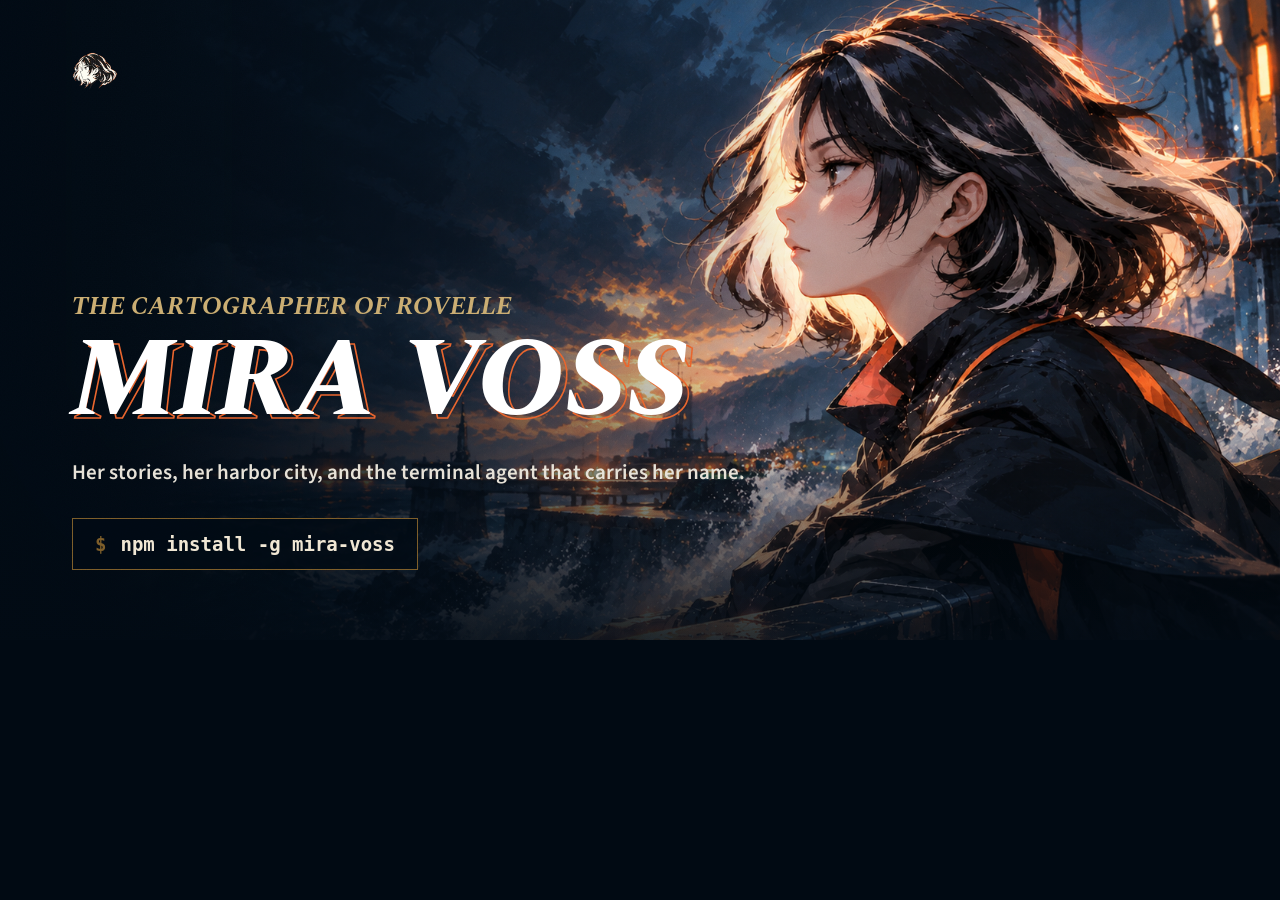
<file: media/github/src/banners.html>
<!doctype html>
<!-- Source of the images in the repository README. Render with media/github/src/render.sh. -->
<html lang="en">
<head>
<meta charset="utf-8" />
<link href="https://fonts.googleapis.com/css2?family=Spectral:ital,wght@1,700;1,800&family=Source+Sans+3:wght@600;700&family=Noto+Serif+SC:wght@600;900&display=block" rel="stylesheet" />
<style>
  :root { --abyss: #010a13; --navy: #0a1428; --gold: #c8aa6e; --gold-deep: #785a28; --gold-pale: #f0e6d2; --ember: #e8622c; }
  * { box-sizing: border-box; }
  html, body { margin: 0; background: var(--abyss); }
  .frame { display: none; position: relative; overflow: hidden; isolation: isolate; color: #fff; font-family: 'Source Sans 3', sans-serif; }
  .frame.on { display: block; }
  .grain::after { content: ''; position: absolute; inset: 0; z-index: 5; pointer-events: none; opacity: .09; mix-blend-mode: overlay; background-image: url("data:image/svg+xml,%3Csvg xmlns='http://www.w3.org/2000/svg' width='240' height='240'%3E%3Cfilter id='n'%3E%3CfeTurbulence type='fractalNoise' baseFrequency='.8' numOctaves='3' stitchTiles='stitch'/%3E%3CfeColorMatrix values='0 0 0 0 1 0 0 0 0 1 0 0 0 0 1 0 0 0 1 0'/%3E%3C/filter%3E%3Crect width='100%25' height='100%25' filter='url(%23n)'/%3E%3C/svg%3E"); }
  .bg { position: absolute; inset: 0; z-index: -2; width: 100%; height: 100%; object-fit: cover; }
  .shade { position: absolute; inset: 0; z-index: -1; }
  .super { margin: 0 0 6px; color: var(--gold); font: italic 700 26px/1.2 Spectral, serif; text-transform: uppercase; }
  .title { position: relative; isolation: isolate; margin: 0; font: italic 800 96px/.95 Spectral, serif; text-transform: uppercase; letter-spacing: -.01em; }
  /* The offset orange contour belongs to her name alone */
  #banner .title::before { content: attr(data-text); position: absolute; z-index: -1; inset: 0; color: transparent; -webkit-text-stroke: 1.6px var(--ember); transform: translate(.05em, .04em); }
  .frame-box { border: 1px solid var(--gold); padding: 6px; }
  .frame-box > div { background: rgba(1, 10, 19, .78); }

  /* banner 1280×640 */
  #banner { width: 1280px; height: 640px; }
  /* The picture starts 110px in, so her face always begins well right of her name */
  #banner .bg { left: 110px; width: 1280px; object-position: 0 30%; -webkit-mask-image: linear-gradient(90deg, transparent 0, #000 240px); }
  #banner .shade { background: linear-gradient(90deg, rgba(1,10,19,.94) 0%, rgba(1,10,19,.7) 30%, rgba(1,10,19,0) 62%), linear-gradient(0deg, rgba(1,10,19,.85) 0%, rgba(1,10,19,0) 40%); }
  #banner .body { position: absolute; left: 72px; bottom: 70px; width: 900px; }
  #banner .title { font-size: 112px; margin-bottom: 22px; white-space: nowrap; }
  #banner p.tag { margin: 0 0 30px; color: #e6e1d6; font: 600 21px/1.5 'Source Sans 3', sans-serif; max-width: 34em; }
  #banner .cmd { display: inline-flex; align-items: center; gap: 14px; padding: 14px 22px; border: 1px solid var(--gold-deep); background: rgba(1,10,19,.85); font: 600 19px ui-monospace, 'SF Mono', Menlo, monospace; color: var(--gold-pale); }
  #banner .cmd b { color: var(--gold-deep); }
  #banner .logo { position: absolute; left: 72px; top: 52px; display: flex; align-items: center; gap: 12px; font: italic 800 20px Spectral, serif; letter-spacing: .02em; }
  #banner .logo img { width: 46px; }

  /* section headers 1280×240 */
  .section { width: 1280px; height: 240px; }
  .section .body { position: absolute; left: 72px; top: 50%; transform: translateY(-50%); }
  .section .zh { margin-top: 14px; color: var(--gold-pale); font: 600 20px 'Noto Serif SC', serif; letter-spacing: .3em; }
  .section .line { position: absolute; left: 0; right: 0; bottom: 0; height: 1px; background: linear-gradient(90deg, transparent, var(--gold) 50%, transparent); }
  .section .line::after { content: ''; position: absolute; left: calc(50% - 5px); top: -5px; width: 10px; height: 10px; transform: rotate(45deg); background: var(--abyss); border: 1px solid var(--gold); }
  #stories { background: #070c14; }
  #stories .bg { opacity: .55; }
  #stories .shade { background: linear-gradient(90deg, rgba(7,12,20,.92) 0%, rgba(7,12,20,.55) 50%, rgba(7,12,20,.75) 100%); }
  #stories .coast { position: absolute; z-index: -1; left: 0; right: 0; bottom: 0; height: 150px; opacity: .85; }
  #stories .coast svg { display: block; width: 100%; height: 100%; }
  /* The coast's chart labels belong to the website's pages, not to a banner */
  .vard-label { display: none; }
  #stories .covers { position: absolute; right: 72px; top: 34px; display: flex; gap: 18px; }
  #stories .covers .frame-box { width: 138px; height: 172px; }
  #stories .covers .frame-box > div { height: 100%; background-size: cover; background-position: center; }
  #world .shade { background: linear-gradient(90deg, rgba(2,13,17,.94) 0%, rgba(2,13,17,.55) 50%, rgba(2,13,17,.3) 100%); }
  #world .chart { position: absolute; right: -60px; top: -140px; width: 760px; opacity: .55; }
  #agent { background: radial-gradient(ellipse at 82% 40%, #172a47, #040507 60%); }
  #agent .dots { position: absolute; right: -80px; top: -200px; width: 640px; height: 640px; background: radial-gradient(circle, var(--gold) 1.2px, transparent 1.8px) 0 0 / 10px 10px; opacity: .18; -webkit-mask-image: radial-gradient(closest-side, #000 10%, transparent); }
  #agent .logo-big { position: absolute; right: 110px; top: 22px; width: 230px; }

  /* story cover 480×600 */
  #cover-mobius { width: 480px; height: 600px; background: #050b0f url(../../../site/assets/bg/ice.webp) center / cover; }
  #cover-mobius img { position: absolute; inset: 0; width: 100%; height: 100%; object-fit: contain; }

  /* the chart 1280×860 */
  #chart { width: 1280px; height: 860px; background: #071a20; }
  #chart .body { position: absolute; left: 60px; top: 46px; }
  #chart .title { font-size: 56px; }
  #chart .map { position: absolute; left: 40px; right: 40px; bottom: 26px; }
  #chart .note { position: absolute; right: 60px; top: 66px; color: #a09b8c; font: italic 700 17px Spectral, serif; }
  .rovelle-chart { width: 100%; height: auto; display: block; }
  .rovelle-chart .land { fill: #0c252d; }
  .rovelle-chart .river-water { stroke: #071a20; }
  .rovelle-chart text { fill: var(--gold-pale); font: 700 12px 'Source Sans 3', sans-serif; letter-spacing: .14em; text-transform: uppercase; paint-order: stroke; stroke: #071a20; stroke-width: 4px; }
  .rovelle-chart .sea-name { fill: var(--gold); font: italic 800 36px Spectral, serif; opacity: .55; stroke: none; }
  .rovelle-chart .sea-name-small { font-size: 24px; opacity: .45; }
  .rovelle-chart .compass text { fill: var(--gold); stroke: none; }
  .rovelle-chart .place-halo { fill: none; }
  .rovelle-chart .place-mark { fill: var(--gold); }
</style>
</head>
<body>
  <section class="frame grain" id="banner">
    <img class="bg" src="../../character/mira-rovell-splash-v2.png" alt="" />
    <div class="shade"></div>
    <div class="logo"><img src="../../identity/mira-logo-cutout.png" alt="" /></div>
    <div class="body">
      <p class="super">The Cartographer of Rovelle</p>
      <h1 class="title" data-text="Mira Voss">Mira Voss</h1>
      <p class="tag">Her stories, her harbor city, and the terminal agent that carries her name.</p>
      <span class="cmd"><b>$</b> npm install -g mira-voss</span>
    </div>
  </section>

  <section class="frame grain section" id="stories">
    <img class="bg" src="../../../site/assets/bg/storm.webp" alt="" />
    <div class="coast" data-svg-name="rovelle"></div>
    <div class="shade"></div>
    <div class="body"><p class="super">Rovelle · MØBIUS · two stories</p><h2 class="title" data-text="The Stories">The Stories</h2></div>
    <div class="covers">
      <div class="frame-box"><div style="background-image: url(../../../site/assets/art/cover-rovelle.webp)"></div></div>
      <div class="frame-box"><div style="background-image: url(../../../site/assets/art/mobius-loop.svg), url(../../../site/assets/bg/ice.webp)"></div></div>
    </div>
    <div class="line"></div>
  </section>

  <section class="frame grain section" id="world">
    <img class="bg" src="../../../site/assets/bg/sea.webp" alt="" style="opacity: .5" />
    <div class="shade"></div>
    <div class="chart" data-svg="../../../site/assets/art/rovelle-chart.svg"></div>
    <div class="body"><p class="super">Rovelle · MØBIUS</p><h2 class="title" data-text="The World">The World</h2></div>
    <div class="line"></div>
  </section>

  <section class="frame grain section" id="agent">
    <div class="dots"></div>
    <img class="logo-big" src="../../identity/mira-logo-cutout.png" alt="" />
    <div class="body"><p class="super">npm · closed source</p><h2 class="title" data-text="The Agent">The Agent</h2></div>
    <div class="line"></div>
  </section>

  <section class="frame grain" id="cover-mobius"><img src="../../../site/assets/art/mobius-loop.svg" alt="" /></section>

  <section class="frame grain" id="chart">
    <div class="body"><p class="super">Choose a place on the website</p><h2 class="title" data-text="A chart of Rovelle">A chart of Rovelle</h2></div>
    <p class="note">A reader’s chart, drawn from the story. Not to scale.</p>
    <div class="map" data-svg="../../../site/assets/art/rovelle-chart.svg"></div>
  </section>

  <script>
    const id = location.hash.slice(1) || 'banner';
    document.getElementById(id).classList.add('on');
    // file:// cannot fetch, so the chart is embedded by render.sh as window.CHART_SVG.
    document.querySelectorAll('[data-svg]').forEach(el => { if (window.CHART_SVG) el.innerHTML = window.CHART_SVG; });
    document.querySelectorAll('[data-svg-name]').forEach(el => { const svg = (window.SVGS || {})[el.dataset.svgName]; if (svg) el.innerHTML = svg; });
  </script>
</body>
</html>
</file>
<file: site/base.css>
/* Mira Voss — shared styles for every page.
   Structure and palette follow the League of Legends champion and Universe pages:
   deep navy, hextech gold, italic display capitals, thin gold frames.
   The motifs are Mira's own: the halftone and offset orange contour of her original
   logo, the isobaths of a sea chart, and the tide. */
@property --dot { syntax: '<length>'; inherits: false; initial-value: 0px; }

:root {
  color-scheme: dark;
  --abyss: #010a13;
  --navy: #0a1428;
  --navy-raised: #0f1d33;
  --navy-line: #1e2d45;
  --gold: #c8aa6e;
  --gold-deep: #785a28;
  --gold-pale: #f0e6d2;
  --gold-line: rgba(200, 170, 110, .22);
  --ember: #e8622c;
  --text: #dcd8cf;
  --muted: #a09b8c;
  --display: 'Spectral', 'Iowan Old Style', Georgia, serif;
  --sans: 'Source Sans 3', 'PingFang SC', 'Hiragino Sans GB', 'Noto Sans SC', 'Microsoft YaHei', 'Helvetica Neue', Arial, sans-serif;
  --serif-zh: 'Noto Serif SC', 'Songti SC', 'STSong', serif;
  --ease-out: cubic-bezier(.16, 1, .3, 1);
  --ease-io: cubic-bezier(.7, 0, .3, 1);
  --edge: clamp(20px, 5vw, 88px);
  --bar: 72px;
  --sub: 44px;
  --rule: linear-gradient(90deg, transparent, var(--gold-line) 18%, var(--gold) 50%, var(--gold-line) 82%, transparent);
  --wave: url("data:image/svg+xml,%3Csvg xmlns='http://www.w3.org/2000/svg' viewBox='0 0 1440 90' preserveAspectRatio='none'%3E%3Cpath d='M0 52C120 30 240 22 360 34s240 44 360 44 240-40 360-46 240 22 360 30v66H0z' fill='%23010a13'/%3E%3Cpath d='M0 52C120 30 240 22 360 34s240 44 360 44 240-40 360-46 240 22 360 30' fill='none' stroke='%23c8aa6e' stroke-opacity='.55' stroke-width='1.5'/%3E%3C/svg%3E");
}

*, *::before, *::after { box-sizing: border-box; }
html { -webkit-text-size-adjust: 100%; scroll-padding-top: calc(var(--bar) + 20px); }
body { margin: 0; min-height: 100vh; background: var(--navy); color: var(--text); font: 400 17px/1.65 var(--sans); -webkit-font-smoothing: antialiased; overflow-x: clip; }
img, svg { display: block; max-width: 100%; }
a { color: inherit; text-decoration: none; }
button { font: inherit; color: inherit; background: none; border: 0; padding: 0; cursor: pointer; }
code { font-family: ui-monospace, 'SF Mono', Menlo, Consolas, monospace; font-size: .9em; color: var(--gold-pale); }
p { margin: 0 0 1.1em; }
:focus-visible { outline: 2px solid var(--gold); outline-offset: 4px; }
::selection { background: var(--gold-deep); color: #fff; }
[hidden] { display: none !important; }
/* Only text marked as Chinese takes the song face; the page's own language does not cascade it */
[lang='zh-Hans']:not(html):not(button) { font-family: var(--serif-zh); }
.sprite { position: absolute; width: 0; height: 0; overflow: hidden; }
.visually-hidden { position: absolute; width: 1px; height: 1px; overflow: hidden; clip-path: inset(50%); white-space: nowrap; }
.skip-link { position: fixed; z-index: 300; top: -80px; left: 16px; padding: 12px 18px; background: #1e2328; color: #f0e6d2; border: 2px solid #c8aa6e; font-weight: 700; }
.skip-link:focus { top: 12px; }

/* ---------- Type ---------- */
.supertitle { margin: 0 0 8px; color: var(--gold); font: italic 700 clamp(17px, .9vw + 10px, 26px)/1.2 var(--display); text-transform: uppercase; letter-spacing: .01em; }
.blade-title { margin: 0; color: #fff; font: italic 800 clamp(42px, 3.2vw + 22px, 80px)/1 var(--display); text-transform: uppercase; letter-spacing: -.005em; text-wrap: balance; }
.label { display: block; color: var(--muted); font: 700 12px/1.3 var(--sans); letter-spacing: .18em; text-transform: uppercase; }
.lede { max-width: 38em; font-size: clamp(17px, .3vw + 15px, 19px); color: var(--text); }
.zh-title { font: 600 clamp(18px, .5vw + 15px, 22px)/1.5 var(--serif-zh); color: var(--gold-pale); letter-spacing: .14em; }

/* The offset orange contour from Mira's original logo, behind large display type. */
.misreg { position: relative; isolation: isolate; }
.misreg::before { content: attr(data-text); position: absolute; z-index: -1; inset: 0; color: transparent; -webkit-text-stroke: 1.4px var(--ember); transform: translate(.05em, .04em); opacity: .95; pointer-events: none; transition: transform 1.6s var(--ease-out) .5s, opacity 1s var(--ease-out) .5s; }
.js .misreg:not(.is-in)::before { transform: translate(0, 0); opacity: 0; }

/* ---------- Layout ---------- */
.blade { position: relative; padding: clamp(72px, 9vw, 112px) 0; overflow: clip; }
.blade-inner { position: relative; z-index: 1; max-width: 1560px; margin: 0 auto; padding: 0 var(--edge); }
.blade-head { margin-bottom: clamp(32px, 4vw, 56px); }
.blade-head .lede { margin-top: 22px; }
.blade-dark { background: var(--abyss); }
.blade-raised { background: linear-gradient(180deg, var(--navy) 0%, var(--navy-raised) 100%); }
.blade + .blade::before, .notch::before { content: ''; position: absolute; z-index: 2; top: 0; left: 50%; width: min(1180px, 88%); height: 1px; transform: translateX(-50%); background: linear-gradient(90deg, transparent, var(--gold-line) 30%, var(--gold)) left / calc(50% - 9px) 1px no-repeat, linear-gradient(270deg, transparent, var(--gold-line) 30%, var(--gold)) right / calc(50% - 9px) 1px no-repeat; }
.blade + .blade::after, .notch::after { content: ''; position: absolute; z-index: 2; top: -8.5px; left: calc(50% - 6px); width: 12px; height: 12px; border-right: 1px solid var(--gold); border-bottom: 1px solid var(--gold); transform: rotate(45deg); }

/* A light blade, like the champion page's skins section: cool white, never cream */
.blade-light { --navy: #f4f5f7; --navy-raised: #ffffff; --navy-line: #d8dbe1; --abyss: #eceef2; --text: #2a3140; --muted: #687080; --gold-pale: #0a1428; --gold-line: rgba(120, 90, 40, .25); color-scheme: light; background: #f4f5f7; color: #2a3140; }
.blade-light .blade-title, .blade-light h3 { color: #0a1428; }
.blade-light .supertitle, .blade-light .label, .blade-light .text-link { color: #8a6a2e; }
.blade-light .text-link:hover { color: #0a1428; }
.blade-light .misreg::before { opacity: .5; }
.blade-light ::selection { background: #c8aa6e; color: #0a1428; }

/* ---------- Gold frame (champion page meta boxes) ---------- */
.frame { position: relative; border: 1px solid var(--gold); padding: 7px; }
.frame-inner { position: relative; height: 100%; background: rgba(10, 20, 40, .78); }

/* ---------- Top bar ---------- */
.topbar { position: fixed; z-index: 60; inset: 0 0 auto; height: var(--bar); display: flex; align-items: center; gap: 44px; padding: 0 var(--edge); background: rgba(12, 12, 14, .97); border-bottom: 1px solid rgba(255, 255, 255, .06); }
.brand { display: flex; align-items: center; gap: 12px; color: #fff; font: italic 800 20px/1 var(--display); text-transform: uppercase; letter-spacing: .02em; white-space: nowrap; }
.brand img { width: 42px; height: auto; transition: transform .7s var(--ease-out); }
.brand:hover img { transform: rotate(-8deg) scale(1.08); }
.topnav { display: flex; gap: 34px; margin-right: auto; }
.topnav a { position: relative; padding: 10px 0; color: #fff; font: 700 13px/1 var(--sans); letter-spacing: .08em; text-transform: uppercase; opacity: .82; transition: opacity .35s ease, color .35s ease; }
/* The underline draws in from the left and fades up on hover, then leaves to the right */
.topnav a::after { content: ''; position: absolute; left: 0; right: 0; bottom: 1px; height: 2px; background: var(--gold); opacity: 0; transform: scaleX(0); transform-origin: right center; transition: transform .55s cubic-bezier(.22, 1, .36, 1), opacity .4s ease; pointer-events: none; }
.topnav a:hover, .topnav a:focus-visible { opacity: 1; color: #f0e6d2; }
.topnav a:hover::after, .topnav a:focus-visible::after { opacity: 1; transform: scaleX(1); transform-origin: left center; }
.topnav a[aria-current='page'] { opacity: 1; color: #fff; }
.topnav a[aria-current='page']::after { opacity: 1; transform: scaleX(1); }
.menu-toggle { display: none; width: 44px; height: 44px; margin-right: -10px; position: relative; }
.menu-toggle span { position: absolute; left: 11px; right: 11px; height: 1.5px; background: var(--gold-pale); transition: transform .5s var(--ease-out), top .5s var(--ease-out); }
.menu-toggle span:first-child { top: 17px; }
.menu-toggle span:last-child { top: 26px; }
.menu-open .menu-toggle span:first-child { top: 21.5px; transform: rotate(45deg); }
.menu-open .menu-toggle span:last-child { top: 21.5px; transform: rotate(-45deg); }

/* Full-screen menu on small screens */
.menu { position: fixed; z-index: 55; inset: 0; display: flex; flex-direction: column; justify-content: center; gap: 6px; padding: calc(var(--bar) + 24px) var(--edge) 40px; background: var(--abyss); clip-path: circle(0 at calc(100% - 42px) 30px); visibility: hidden; transition: clip-path .7s var(--ease-io), visibility 0s .7s; }
.menu-open .menu { clip-path: circle(150% at calc(100% - 42px) 30px); visibility: visible; transition: clip-path .8s var(--ease-io), visibility 0s; }
.menu a { display: flex; align-items: baseline; gap: 18px; padding: 10px 0; border-bottom: 1px solid var(--navy-line); color: #fff; font: italic 800 clamp(34px, 9vw, 52px)/1.1 var(--display); text-transform: uppercase; opacity: 0; transform: translateY(24px); transition: opacity .5s, transform .7s var(--ease-out); }
.menu a small { color: var(--gold); font: 700 12px/1 var(--sans); letter-spacing: .16em; }
.menu-open .menu a { opacity: 1; transform: none; transition-delay: calc(.18s + var(--i) * .06s); }
.menu-open { overflow: hidden; }

/* ---------- Buttons: the League client's hextech buttons ----------
   A dark grey face (#1E2328), a 2px gold frame running Gold 4 to Gold 2, matte gold words (#CDBE91).
   Hover lifts the frame to Gold 1 and the words to pale gold; nothing ever fills with colour.
   Pressing darkens it. The primary is the same button with one thin outer frame. */
.btn { --rise: cubic-bezier(.22, 1, .36, 1); position: relative; isolation: isolate; display: inline-flex; align-items: center; justify-content: center; gap: 10px; min-height: 52px; padding: 0 30px; color: #cdbe91; font: 700 14px/1 var(--sans); letter-spacing: .08em; text-transform: uppercase; white-space: nowrap; background: #1e2328; border: 0; transition: color .35s ease, background-color .35s ease, transform .15s ease; -webkit-tap-highlight-color: transparent; }
.btn::before, .btn::after { content: ''; position: absolute; z-index: -1; inset: 0; padding: 2px; pointer-events: none; -webkit-mask: linear-gradient(#000 0 0) content-box, linear-gradient(#000 0 0); -webkit-mask-composite: xor; mask: linear-gradient(#000 0 0) content-box exclude, linear-gradient(#000 0 0); }
.btn::before { background: linear-gradient(180deg, #785a28, #c8aa6e); }
.btn::after { background: linear-gradient(180deg, #f0e6d2, #c8aa6e); opacity: 0; transition: opacity .4s ease; }
.btn:hover, .btn:focus-visible { color: #f0e6d2; background-color: #23282e; }
.btn:hover::after, .btn:focus-visible::after { opacity: 1; }
.btn:active { color: #a88a52; background-color: #1a1e23; transform: translateY(1px); }
.btn:active::after { opacity: .4; }
.btn svg { width: 18px; height: 18px; flex: none; transition: transform .35s var(--rise); }
.btn:hover svg, .btn:focus-visible svg { transform: translateX(3px); }
.btn-gold { color: #f0e6d2; outline: 1px solid rgba(200, 170, 110, .3); outline-offset: 3px; transition: color .35s ease, background-color .35s ease, outline-color .4s ease, outline-offset .5s var(--rise), transform .15s ease; }
.btn-gold:hover, .btn-gold:focus-visible { outline-color: rgba(200, 170, 110, .65); outline-offset: 5px; }
.btn:focus-visible { outline: 1px solid #f0e6d2; outline-offset: 5px; }
.btn-small { min-height: 36px; padding: 0 16px; font-size: 12px; letter-spacing: .06em; }
.btn-row { display: flex; flex-wrap: wrap; gap: 20px; }

/* Text links: the nav's underline, drawn in from the left */
.text-link { position: relative; display: inline-flex; align-items: center; gap: 8px; padding-bottom: 4px; color: var(--gold); font: 600 13px/1 var(--sans); letter-spacing: .1em; text-transform: uppercase; color: var(--gold-pale); transition: color .35s ease; }
.text-link::after { content: ''; position: absolute; left: 0; right: 0; bottom: 0; height: 1px; background: linear-gradient(90deg, currentColor 70%, rgba(200, 170, 110, 0)); transform: scaleX(0); transform-origin: right center; transition: transform .5s cubic-bezier(.22, 1, .36, 1); }
.text-link:hover::after, .text-link:focus-visible::after { transform: scaleX(1); transform-origin: left center; }
.text-link svg { width: 16px; height: 16px; color: var(--gold); transition: transform .45s cubic-bezier(.22, 1, .36, 1); }
.text-link:hover svg, .text-link:focus-visible svg { transform: translateX(4px); }
.text-link:hover { color: #fff; }

/* Inline meta separated by 4px gold diamonds, the champion page's separator */
.diamonds { display: flex; flex-wrap: wrap; align-items: center; gap: 6px 14px; margin: 0; padding: 0; list-style: none; }
.diamonds > * + *::before { content: ''; display: inline-block; width: 4px; height: 4px; margin: 0 14px 2px 0; background: var(--gold); transform: rotate(45deg); vertical-align: middle; }

/* ---------- Universe headings ----------
   Upright capitals in a gold gradient, widely tracked, over a rule that dips into a V. */
.u-title { margin: 0; font: 700 clamp(48px, 5.4vw + 12px, 112px)/1 var(--display); letter-spacing: .14em; text-transform: uppercase; color: #f0e6d2; text-wrap: balance; }
.u-rule { position: relative; height: 1px; margin: 22px auto 0; width: min(1180px, 92%); }
.u-rule::before, .u-rule::after { content: ''; }
.u-rule.notch::before { top: 0; }
.u-sub { margin: 20px 0 0; color: var(--gold-pale); font: 600 13px/1.4 var(--sans); letter-spacing: .32em; text-transform: uppercase; }
.u-head { display: grid; grid-template-columns: 1fr auto 1fr; align-items: center; gap: 28px; margin: 0 auto clamp(32px, 4vw, 52px); max-width: 1180px; }
.u-head::before, .u-head::after { content: ''; height: 1px; background: linear-gradient(90deg, transparent, var(--gold-line) 40%, var(--gold)); }
.u-head::after { background: linear-gradient(270deg, transparent, var(--gold-line) 40%, var(--gold)); }
.u-head p { margin: 0; color: var(--gold-pale); font: 600 14px/1.3 var(--sans); letter-spacing: .26em; text-transform: uppercase; text-align: center; }
.u-head p em { color: var(--gold); font: italic 700 17px/1 var(--display); letter-spacing: .08em; }
.u-head svg, .u-head img { display: block; width: 26px; height: 26px; margin: 0 auto 10px; color: var(--gold); }

/* A 'scroll to begin' cue at the foot of a Universe opening */
.u-cue { position: absolute; left: 50%; bottom: 26px; display: flex; flex-direction: column; align-items: center; gap: 8px; color: var(--gold-pale); font: 600 11px/1 var(--sans); letter-spacing: .26em; text-transform: uppercase; transform: translateX(-50%); }
.u-cue svg { width: 18px; height: 18px; color: var(--gold); animation: cue-bob 2.2s ease-in-out infinite; }
@keyframes cue-bob { 50% { transform: translateY(5px); } }

/* ---------- Universe sub-bar: where you are, and how far down ---------- */
.subbar { position: fixed; z-index: 58; left: 0; right: 0; top: var(--bar); height: var(--sub); display: flex; align-items: center; gap: 22px; padding: 0 var(--edge); background: rgba(16, 16, 18, .94); border-bottom: 1px solid rgba(255, 255, 255, .06); backdrop-filter: blur(10px); -webkit-backdrop-filter: blur(10px); transform: translateY(-100%); opacity: 0; transition: transform .45s ease-in-out, opacity .3s ease-in-out; }
.subbar.is-shown { transform: none; opacity: 1; }
.subbar-crumb { display: flex; align-items: center; gap: 12px; padding-right: 22px; border-right: 1px solid rgba(255, 255, 255, .08); height: 100%; color: var(--gold); font: 700 12px/1 var(--sans); letter-spacing: .14em; text-transform: uppercase; white-space: nowrap; }
.subbar-crumb img { width: 24px; height: auto; }
.subbar-crumb span::before { content: '›'; margin-right: 10px; color: rgba(255, 255, 255, .4); }
.subbar-top { flex: none; display: grid; place-items: center; width: 26px; height: 26px; border: 1px solid var(--gold); border-radius: 50%; color: var(--gold); transition: background-color .25s, color .25s; }
.subbar-top:hover { background: #1e2328; color: #f0e6d2; border-color: #f0e6d2; }
.subbar-top svg { width: 12px; height: 12px; }
.subbar-track { position: relative; flex: 1; height: 100%; }
.subbar-track::before { content: ''; position: absolute; left: 0; right: 0; top: 50%; height: 1px; background: rgba(200, 170, 110, .25); }
.subbar-fill { position: absolute; left: 0; top: 50%; height: 1px; width: 100%; background: linear-gradient(90deg, rgba(200, 170, 110, .2), var(--gold)); transform-origin: left; transform: scaleX(0); }
.subbar-dot { position: absolute; top: 50%; width: 22px; height: 22px; margin: -11px 0 0 -11px; display: grid; place-items: center; }
.subbar-dot::before { content: ''; width: 5px; height: 5px; background: #6b6455; transform: rotate(45deg); transition: background-color .3s, transform .3s; }
.subbar-dot.is-past::before { background: var(--gold); }
.subbar-dot.is-current::before { background: #f1dfae; transform: rotate(45deg) scale(1.6); }
.subbar-dot span { position: absolute; top: calc(100% + 6px); left: 50%; padding: 6px 10px; color: var(--gold-pale); background: #101012; border: 1px solid var(--gold-line); font: 600 11px/1 var(--sans); letter-spacing: .12em; text-transform: uppercase; white-space: nowrap; transform: translate(-50%, -4px); opacity: 0; pointer-events: none; transition: opacity .2s, transform .2s; }
.subbar-dot:hover span, .subbar-dot:focus-visible span { opacity: 1; transform: translate(-50%, 0); }

/* ---------- Page moods: each page has its own water and light ---------- */
[data-theme='dusk'] { --navy: #130f14; --navy-raised: #1d1519; --navy-line: #35272c; --abyss: #09070a; --gold-line: rgba(214, 160, 110, .22); }
[data-theme='ink'] { --navy: #0c0f15; --navy-raised: #151a23; --navy-line: #272d38; --abyss: #05070a; }
[data-theme='chart'] { --navy: #071a20; --navy-raised: #0c252d; --navy-line: #183943; --abyss: #020d11; }
[data-theme='night'] { --navy: #0a0c10; --navy-raised: #12151b; --navy-line: #232832; --abyss: #040507; }
[data-theme='ice'] { --navy: #0b161c; --navy-raised: #12212a; --navy-line: #213641; --abyss: #050b0f; }

/* Film grain over everything, so no surface is a flat digital fill */
body::after { content: ''; position: fixed; z-index: 45; inset: 0; pointer-events: none; opacity: .075; mix-blend-mode: overlay; background-image: url("data:image/svg+xml,%3Csvg xmlns='http://www.w3.org/2000/svg' width='240' height='240'%3E%3Cfilter id='n'%3E%3CfeTurbulence type='fractalNoise' baseFrequency='.8' numOctaves='3' stitchTiles='stitch'/%3E%3CfeColorMatrix values='0 0 0 0 1 0 0 0 0 1 0 0 0 0 1 0 0 0 1 0'/%3E%3C/filter%3E%3Crect width='100%25' height='100%25' filter='url(%23n)'/%3E%3C/svg%3E"); }

/* ---------- Atmospheres: sections lit by pieces of the original art ---------- */
.atmos { position: absolute; z-index: 0; inset: 0; overflow: hidden; pointer-events: none; }
.atmos::before { content: ''; position: absolute; inset: -6%; background: var(--atmos-img) var(--atmos-pos, center) / cover no-repeat; opacity: var(--atmos-op, .5); animation: drift 40s ease-in-out infinite alternate; }
.atmos::after { content: ''; position: absolute; inset: 0; background: var(--atmos-shade, linear-gradient(180deg, var(--navy) 0%, transparent 28%, transparent 72%, var(--navy) 100%)); }
.blade-dark > .atmos::after { background: var(--atmos-shade, linear-gradient(180deg, var(--abyss) 0%, transparent 28%, transparent 72%, var(--abyss) 100%)); }
@keyframes drift { from { transform: scale(1.03) translate3d(-1.5%, 0, 0); } to { transform: scale(1.1) translate3d(1.5%, -1.2%, 0); } }
.atmos-storm { --atmos-img: url(assets/bg/storm.webp); --atmos-op: .6; }
.atmos-dusk { --atmos-img: url(assets/bg/dusk.webp); --atmos-op: .5; --atmos-pos: center 70%; }
.atmos-lights { --atmos-img: url(assets/bg/lights.webp); --atmos-op: .4; }
.atmos-sea { --atmos-img: url(assets/bg/sea.webp); --atmos-op: .22; --atmos-pos: center 60%; }
.atmos-ice { --atmos-img: url(assets/bg/ice.webp); --atmos-op: .75; }
.atmos-ember { --atmos-img: url(assets/bg/ember.webp); --atmos-op: .32; }
.atmos-left::after { background: linear-gradient(90deg, transparent 0%, var(--navy) 62%), linear-gradient(180deg, var(--navy) 0%, transparent 25%, transparent 75%, var(--navy) 100%); }
.atmos-right::after { background: linear-gradient(270deg, transparent 0%, var(--navy) 62%), linear-gradient(180deg, var(--navy) 0%, transparent 25%, transparent 75%, var(--navy) 100%); }

/* Vard Light, drawn the way a sea chart draws a coast seen from the water. Its light turns once
   every twelve seconds, as in the story: seen from the side the beam reaches out, shortens to the
   lantern as it faces you, and reaches out the other way. */
.coastview { position: absolute; z-index: 0; left: 0; right: 0; bottom: 0; pointer-events: none; }
.coastview svg { display: block; width: 100%; height: 100%; }
.coastview-far { height: clamp(150px, 15vw, 330px); }
.coastview-near { height: clamp(210px, 23.75vw, 470px); }
.blade:has(> .coastview-far) { padding-bottom: clamp(150px, 14vw, 300px); }
.blade:has(> .coastview-near) { padding-bottom: clamp(230px, 24vw, 470px); }
.vard-beam { animation: vard-turn 12s infinite; }
.vard-flash { opacity: 0; animation: vard-flash 12s infinite; }
.vard-lamp { animation: vard-lamp 12s infinite; }
@keyframes vard-turn {
  0% { transform: scaleX(1); animation-timing-function: cubic-bezier(.12, 0, .39, 0); }
  25% { transform: scaleX(0); animation-timing-function: cubic-bezier(.61, 1, .88, 1); }
  50% { transform: scaleX(-1); animation-timing-function: cubic-bezier(.12, 0, .39, 0); }
  75% { transform: scaleX(0); animation-timing-function: cubic-bezier(.61, 1, .88, 1); }
  100% { transform: scaleX(1); }
}
@keyframes vard-flash { 0%, 20%, 30%, 100% { opacity: 0; } 25% { opacity: 1; } }
@keyframes vard-lamp { 0%, 100% { opacity: .6; } 25% { opacity: 1; } 75% { opacity: .3; } }
.vard-label { font-family: var(--sans); font-weight: 600; letter-spacing: .16em; fill: var(--muted); }
html[data-lang='zh'] .vard-label.t-en, html:not([data-lang='zh']) .vard-label.t-zh { display: none; }
@media (max-width: 760px) { .vard-label { display: none; } }
@media (prefers-reduced-motion: reduce) { .vard-beam, .vard-flash, .vard-lamp { animation: none; } .vard-beam { transform: scaleX(.8); } }

/* The halftone of her logo, used as a soft field of dots */
.halftone-field { position: absolute; z-index: 0; pointer-events: none; width: var(--size, 70vmin); aspect-ratio: 1; background: radial-gradient(circle, var(--dot-color, var(--gold)) 1.15px, transparent 1.7px) 0 0 / 9px 9px; opacity: var(--op, .2); -webkit-mask-image: radial-gradient(closest-side, #000 10%, transparent); mask-image: radial-gradient(closest-side, #000 10%, transparent); }

/* ---------- Isobaths (sea-chart lines) ---------- */
.isobaths-bg { position: absolute; inset: 0; pointer-events: none; }
.isobaths-bg svg { width: 100%; height: 100%; }
.isobaths-bg path { fill: none; stroke: var(--gold); stroke-width: 1; opacity: .12; vector-effect: non-scaling-stroke; stroke-dasharray: 1; stroke-dashoffset: 1; transition: stroke-dashoffset 3.4s var(--ease-out) calc(var(--i, 0) * 60ms); }
.isobaths-bg path.major { opacity: .24; stroke-width: 1.3; }
.isobaths-bg.is-drawn path { stroke-dashoffset: var(--stop, 0); }

/* ---------- Halftone reveal: images print themselves in dots ---------- */
.js .halftone { --dot: 0px; -webkit-mask-image: radial-gradient(circle at center, #000 var(--dot), transparent calc(var(--dot) + .7px)); mask-image: radial-gradient(circle at center, #000 var(--dot), transparent calc(var(--dot) + .7px)); -webkit-mask-size: 7px 7px; mask-size: 7px 7px; transition: --dot 1.8s var(--ease-out); }
.js .halftone.is-in { --dot: 5.4px; }
.js .halftone.is-printed { -webkit-mask-image: none; mask-image: none; }

/* ---------- Scroll reveal ---------- */
.js .reveal { opacity: 0; transform: translateY(30px); transition: opacity 1s var(--ease-out) var(--rd, 0s), transform 1.2s var(--ease-out) var(--rd, 0s); }
.js .reveal.is-in { opacity: 1; transform: none; }

/* ---------- Language ---------- */
html.i18n-pending body { visibility: hidden; animation: i18n-fallback 0s 1.2s forwards; }
@keyframes i18n-fallback { to { visibility: visible; } }
.lang-switch { position: relative; display: flex; flex: none; height: 32px; background: #111316; border: 1px solid rgba(200, 170, 110, .3); }
.lang-switch::before { content: ''; position: absolute; left: 0; bottom: -1px; width: 50%; height: 2px; background: var(--gold); transition: transform .45s cubic-bezier(.22, 1, .36, 1); }
html[data-lang='zh'] .lang-switch::before { transform: translateX(100%); }
.lang-switch button { width: 40px; color: #7f7b70; font: 700 12px/1 var(--sans); letter-spacing: .06em; transition: color .3s ease; }
.lang-switch button + button { border-left: 1px solid rgba(200, 170, 110, .18); }
.lang-switch button[lang='zh-Hans'] { font: 600 13px/1 var(--serif-zh); }
.lang-switch button[aria-pressed='true'] { color: #f0e6d2; }
.lang-switch button:hover:not([aria-pressed='true']) { color: #cdbe91; }
main, .site-footer, .topnav, .topbar .btn-small, .subbar-crumb, .consent { transition: opacity .23s ease, filter .23s ease; }
html.lang-out main, html.lang-out .site-footer, html.lang-out .topnav, html.lang-out .topbar .btn-small, html.lang-out .subbar-crumb, html.lang-out .consent { opacity: 0; filter: blur(6px); }
html.lang-in main, html.lang-in .site-footer, html.lang-in .topnav, html.lang-in .topbar .btn-small, html.lang-in .subbar-crumb, html.lang-in .consent { transition: opacity .6s ease, filter .6s ease; }

/* Chinese: display type in a heavy song face, upright, with Chinese spacing */
html[data-lang='zh'] .blade-title, html[data-lang='zh'] .page-title:not([data-latin]), html[data-lang='zh'] .skins-title, html[data-lang='zh'] .explore-title, html[data-lang='zh'] .work-title { font-family: var(--serif-zh); font-style: normal; font-weight: 900; letter-spacing: .04em; line-height: 1.22; text-transform: none; }
html[data-lang='zh'] .blade-title { font-size: clamp(34px, 2.4vw + 18px, 62px); }
html[data-lang='zh'] .supertitle { font: 600 clamp(15px, .4vw + 13px, 19px)/1.5 var(--serif-zh); letter-spacing: .22em; text-transform: none; }
html[data-lang='zh'] .u-title { font-family: var(--serif-zh); font-weight: 900; letter-spacing: .3em; padding-left: .3em; }
html[data-lang='zh'] .u-sub, html[data-lang='zh'] .u-head > span, html[data-lang='zh'] .label, html[data-lang='zh'] .meta-title, html[data-lang='zh'] .meta-value, html[data-lang='zh'] .key-name, html[data-lang='zh'] .thumb-name { letter-spacing: .16em; }
html[data-lang='zh'] .btn, html[data-lang='zh'] .text-link, html[data-lang='zh'] .topnav a, html[data-lang='zh'] .footer-nav a { letter-spacing: .14em; }
html[data-lang='zh'] .ability-info h3, html[data-lang='zh'] .bell-panel h3, html[data-lang='zh'] .place-detail h3, html[data-lang='zh'] .art-caption h3, html[data-lang='zh'] .canon-col h3, html[data-lang='zh'] .spec-note h3, html[data-lang='zh'] .faq summary, html[data-lang='zh'] .reading-order h3, html[data-lang='zh'] .menu a { font-family: var(--serif-zh); font-style: normal; font-weight: 900; letter-spacing: .06em; text-transform: none; }
html[data-lang='zh'] .lede, html[data-lang='zh'] p { line-break: strict; }
/* Lines that belong only to the Chinese page, such as the English name under a Chinese title */
html:not([data-lang='zh']) .zh-only { display: none !important; }
html:not([data-lang='zh']) .zh-title + .lede { margin-top: 22px; }

/* ---------- Cookie and storage notice, as the League's banner ---------- */
.consent { position: fixed; z-index: 70; left: 50%; bottom: 18px; display: flex; align-items: center; gap: 28px; width: min(980px, calc(100% - 32px)); padding: 18px 22px 18px 26px; background: rgba(14, 14, 16, .97); border: 1px solid rgba(255, 255, 255, .08); border-top: 2px solid var(--gold); box-shadow: 0 18px 50px -12px rgba(0, 0, 0, .7); transform: translate(-50%, calc(100% + 40px)); transition: transform .7s cubic-bezier(.22, 1, .36, 1), opacity .3s ease; }
.consent.is-shown { transform: translate(-50%, 0); }
.consent p { margin: 0; color: #d9d5cc; font-size: 14.5px; line-height: 1.6; }
.consent-actions { display: flex; flex: none; gap: 12px; }

/* ---------- Reveals: each section chooses its own ---------- */
/* mask: a heading rises out of a hidden baseline */
.js [data-reveal='mask'] { clip-path: inset(-20% -6% 100% -6%); transform: translateY(26px); transition: clip-path 1s cubic-bezier(.22, 1, .36, 1) var(--rd, 0s), transform 1s cubic-bezier(.22, 1, .36, 1) var(--rd, 0s); }
.js [data-reveal='mask'].is-in { clip-path: inset(-20% -6% -30% -6%); transform: none; }
/* wipe: a paragraph is uncovered left to right, like a line being read */
.js [data-reveal='wipe'] { clip-path: inset(0 100% 0 0); opacity: .2; transition: clip-path 1.3s cubic-bezier(.65, 0, .35, 1) var(--rd, 0s), opacity 1.3s ease var(--rd, 0s); }
.js [data-reveal='wipe'].is-in { clip-path: inset(0 0 0 0); opacity: 1; }
/* unfold: art opens from its middle like a chart being unrolled */
.js [data-reveal='unfold'] { clip-path: inset(48% 0 48% 0); transform: scale(1.04); transition: clip-path 1.25s cubic-bezier(.77, 0, .18, 1) var(--rd, 0s), transform 1.6s cubic-bezier(.22, 1, .36, 1) var(--rd, 0s); }
.js [data-reveal='unfold'].is-in { clip-path: inset(0 0 0 0); transform: none; }
/* flip: cards tip up from the table */
.js [data-reveal='flip'] { opacity: 0; transform: perspective(900px) rotateX(16deg) translateY(36px); transform-origin: 50% 100%; transition: opacity .9s ease var(--rd, 0s), transform 1.1s cubic-bezier(.22, 1, .36, 1) var(--rd, 0s); }
.js [data-reveal='flip'].is-in { opacity: 1; transform: var(--tilt-t, none); }
/* focus: something comes into focus, sharpening from a blur */
.js [data-reveal='focus'] { opacity: 0; filter: blur(14px); transform: scale(.96); transition: opacity 1s ease var(--rd, 0s), filter 1.1s ease var(--rd, 0s), transform 1.3s cubic-bezier(.22, 1, .36, 1) var(--rd, 0s); }
.js [data-reveal='focus'].is-in { opacity: 1; filter: none; transform: var(--tilt-t, none); }
/* from the side */
.js [data-reveal='from-left'], .js [data-reveal='from-right'] { opacity: 0; transition: opacity .9s ease var(--rd, 0s), transform 1.1s cubic-bezier(.22, 1, .36, 1) var(--rd, 0s); }
.js [data-reveal='from-left'] { transform: translateX(-48px); }
.js [data-reveal='from-right'] { transform: translateX(48px); }
.js [data-reveal='from-left'].is-in, .js [data-reveal='from-right'].is-in { opacity: 1; transform: none; }
/* cascade: the rows of a list slide in one after another */
.js [data-cascade] > * { opacity: 0; transform: translateX(-22px); transition: opacity .6s ease calc(var(--ci, 0) * 60ms + .1s), transform .8s cubic-bezier(.22, 1, .36, 1) calc(var(--ci, 0) * 60ms + .1s); }
.js [data-cascade].is-in > * { opacity: 1; transform: none; }
/* ink: characters arrive as if written */
.js [data-ink] .ink { display: inline-block; opacity: 0; filter: blur(8px); transform: translateY(.18em); transition: opacity .7s ease, filter .8s ease, transform .9s cubic-bezier(.22, 1, .36, 1); transition-delay: calc(var(--i) * 55ms + .1s); }
.js [data-ink].is-in .ink { opacity: 1; filter: none; transform: none; }
.ink-word { display: inline-block; white-space: nowrap; }

/* ---------- Cards that lean toward the pointer, lit where it rests ---------- */
[data-tilt] { --tilt-t: perspective(1000px) rotateX(var(--rx, 0deg)) rotateY(var(--ry, 0deg)); transform: var(--tilt-t); will-change: transform; }
[data-tilt].is-settled { transition: transform .5s cubic-bezier(.22, 1, .36, 1), border-color .3s ease; }

/* ---------- Footer: centred, as the League footer ---------- */
.site-footer { position: relative; background: #0c0c0e; border-top: 1px solid rgba(255, 255, 255, .06); }
.footer-nav { display: flex; flex-wrap: wrap; justify-content: center; gap: 12px 40px; padding: 30px var(--edge); background: #141416; }
.footer-nav a { color: #fff; font: 700 13px/1 var(--sans); letter-spacing: .08em; text-transform: uppercase; transition: color .25s ease-in-out; }
.footer-nav a:hover { color: #d3bb8b; }
.footer-inner { max-width: 1100px; margin: 0 auto; padding: 44px var(--edge) 52px; display: flex; flex-direction: column; align-items: center; gap: 22px; text-align: center; }
.footer-brand { display: flex; align-items: center; gap: 14px; color: #fff; font: italic 800 26px/1 var(--display); text-transform: uppercase; }
.footer-brand img { width: 56px; height: auto; }
.footer-legal { margin: 0; max-width: 62em; color: #8b8f97; font-size: 13px; line-height: 1.75; }

/* ---------- The tide: page transitions ----------
   On leaving, dark water with a gold crest rises over the page; on arrival it drains away. */
html::after { content: ''; position: fixed; z-index: 250; left: 0; right: 0; top: -90px; height: calc(100vh + 90px); pointer-events: none; background: var(--wave) 0 0 / 1440px 90px repeat-x, linear-gradient(var(--abyss), var(--abyss)) 0 88px / 100% 100% no-repeat; transform: translateY(calc(100vh + 90px)); transition: transform .7s var(--ease-io); }
html.tide-cover::after { transform: translateY(0); pointer-events: auto; animation: tide-roll 1.6s linear infinite; }
html.tide-in::after { transform: translateY(0); transition: none; }
html.tide-out::after { animation: tide-roll 1.6s linear infinite; transition-duration: .9s; }
@keyframes tide-roll { to { background-position: 1440px 0, 0 88px; } }

@media (max-width: 960px) {
  :root { --bar: 62px; }
  .topnav { display: none; }
  .topbar { gap: 14px; }
  .brand { margin-right: auto; font-size: 18px; }
  .brand img { width: 36px; }
  .menu-toggle { display: block; }
  .topbar .btn-small { display: none; }
  .subbar-track { display: none; }
  .consent { flex-direction: column; align-items: stretch; gap: 14px; bottom: 10px; }
  .consent-actions .btn { flex: 1; }
  .subbar { justify-content: space-between; }
}

@media (prefers-reduced-motion: reduce) {
  *, *::before, *::after { animation-duration: .01ms !important; animation-iteration-count: 1 !important; transition-duration: .01ms !important; transition-delay: 0s !important; scroll-behavior: auto !important; }
  html::after { display: none; }
}
</file>
<file: site/pages.css>
/* Mira Voss — sections used by the home, character, stories, world and agent pages. */

/* ===== Masthead (champion page splash) ===== */
.masthead { position: relative; isolation: isolate; min-height: max(720px, 100svh); display: flex; align-items: flex-end; overflow: clip; background: var(--abyss); }
.masthead-art { position: absolute; z-index: -2; inset: -2% 0 0; will-change: transform; }
.masthead-art img { width: 100%; height: 100%; object-fit: cover; object-position: 66% 32%; transform: scale(1.14); filter: brightness(.22) saturate(.6); transition: transform 2.4s var(--ease-out), filter 1.5s var(--ease-out); }
.masthead.is-ready .masthead-art img, .no-js .masthead-art img { transform: scale(1.02); filter: none; }
.masthead-shade { position: absolute; z-index: -1; inset: 0; background: linear-gradient(90deg, rgba(1, 10, 19, .9) 0%, rgba(1, 10, 19, .55) 30%, rgba(1, 10, 19, 0) 60%), linear-gradient(0deg, var(--navy) 0%, rgba(10, 20, 40, .55) 18%, rgba(10, 20, 40, 0) 44%); }
.masthead-body { position: relative; z-index: 1; width: 100%; max-width: 1560px; margin: 0 auto; padding: calc(var(--bar) + 48px) var(--edge) clamp(72px, 11vh, 120px); }
.masthead-body > :not(.champion-name) { max-width: 640px; }
.champion-name { margin: 0 0 24px; color: #fff; font: italic 800 clamp(64px, 7.6vw + 16px, 156px)/.9 var(--display); text-transform: uppercase; letter-spacing: -.012em; white-space: nowrap; }
.champion-name [data-letters] span { display: inline-block; }
.champion-name [data-letters] .word { white-space: nowrap; }
.js .champion-name [data-letters] .word > span { opacity: 0; transform: translateY(.3em); filter: blur(14px); transition: opacity 1.1s var(--ease-out), transform 1.3s var(--ease-out), filter 1.1s var(--ease-out); transition-delay: calc(.35s + var(--i) * 55ms); }
.masthead.is-ready .champion-name [data-letters] .word > span { opacity: 1; transform: none; filter: none; }
.js .intro { opacity: 0; transform: translateY(22px); transition: opacity 1.1s var(--ease-out), transform 1.3s var(--ease-out); transition-delay: calc(.25s + var(--d) * .13s); }
.masthead.is-ready .intro { opacity: 1; transform: none; }
/* The home masthead keeps every word clear of her face, at any window size. --s is the scale the
   splash (1672 × 941) is drawn at; her face starts 830px into it. The picture is placed so the face
   starts near 55% of the width, as far as the picture allows, and the words end 40px before it. */
.home-head {
  --s: max(calc(100vw / 1672), calc(1.02 * max(720px, 100svh) / 941));
  --face: clamp(calc(100vw - 842 * var(--s)), 55vw, calc(830 * var(--s)));
  --room: calc(var(--face) - 40px - max(0px, (100vw - 1560px) / 2) - var(--edge));
}
@media (min-width: 761px) {
  .home-head .masthead-art img { object-position: calc(var(--face) - 830 * var(--s)) 32%; }
  .home-head .champion-name { font-size: min(clamp(64px, 7.6vw + 16px, 156px), calc(var(--room) / 5.54)); }
  .home-head .masthead-body > :not(.champion-name):not(.meta-row):not(.btn-row) { max-width: min(640px, var(--room)); }
}
.masthead-bio { font-size: clamp(17px, .35vw + 15px, 19.5px); color: #e4e1d8; }
.meta-row { display: flex; gap: 14px; margin: 32px 0 36px; padding: 0; list-style: none; }
.meta-box { width: 136px; height: 136px; }
.meta-box .frame-inner { display: flex; flex-direction: column; align-items: center; justify-content: center; gap: 6px; padding: 10px 8px; text-align: center; backdrop-filter: blur(6px); -webkit-backdrop-filter: blur(6px); }
.meta-box svg { width: 30px; height: 30px; margin-bottom: 6px; color: var(--gold); }
.meta-title { color: #fff; font: 700 13px/1 var(--sans); letter-spacing: .08em; text-transform: uppercase; }
.meta-value { color: var(--gold); font: 600 12px/1.35 var(--sans); letter-spacing: .06em; text-transform: uppercase; }
.scroll-cue { position: absolute; left: 50%; bottom: 28px; width: 1px; height: 58px; overflow: hidden; background: var(--gold-line); }
.scroll-cue span { position: absolute; left: 0; top: -40%; width: 1px; height: 40%; background: var(--gold); animation: cue 2.6s var(--ease-io) infinite; }
@keyframes cue { to { top: 100%; } }

/* Character page: a close portrait in warm dusk, set to the right like a champion card */
.portrait-head { min-height: clamp(560px, 80vh, 780px); background: var(--abyss); }
.portrait-head .atmos { z-index: -3; }
.portrait-head .masthead-art { left: 38%; }
.portrait-head .masthead-art img { object-position: 50% 18%; }
.portrait-head .masthead-shade { background: linear-gradient(90deg, var(--abyss) 36%, rgba(9, 7, 10, .55) 50%, rgba(9, 7, 10, 0) 72%), linear-gradient(0deg, var(--navy) 0%, rgba(19, 15, 20, 0) 40%), linear-gradient(200deg, rgba(232, 98, 44, .18), transparent 50%); }
.portrait-head .halftone-field { z-index: -1; }
@media (max-width: 760px) {
  .portrait-head .masthead-art { left: 0; }
  .portrait-head .masthead-shade { background: linear-gradient(0deg, var(--abyss) 30%, rgba(9, 7, 10, .3) 70%); }
}

/* A shorter masthead for inner pages */
.page-head { position: relative; isolation: isolate; min-height: clamp(460px, 64vh, 640px); display: flex; align-items: flex-end; overflow: clip; background: var(--abyss); }
.page-head .masthead-art img { object-position: var(--focus, 50% 40%); }
.page-head .masthead-body { padding-bottom: clamp(56px, 8vh, 90px); }
.page-title { margin: 0 0 18px; color: #fff; font: italic 800 clamp(56px, 6vw + 14px, 128px)/.92 var(--display); text-transform: uppercase; letter-spacing: -.01em; }

/* ===== Feature: the newest story ===== */
.feature-grid { display: grid; grid-template-columns: minmax(0, 5fr) minmax(0, 7fr); gap: clamp(40px, 6vw, 112px); align-items: center; }
.feature-cover { display: block; width: 100%; max-width: 520px; aspect-ratio: 4 / 5; }
.feature-cover .frame-inner { display: block; overflow: hidden; }
.feature-cover img { width: 100%; height: 100%; object-fit: cover; transition: transform .6s var(--ease-out); }
.feature-cover:hover img { transform: scale(1.05); }
.feature-copy .zh-title { margin: 20px 0 24px; }
.pull-quote { margin: 34px 0 38px; padding: 4px 0 4px 24px; border-left: 1px solid var(--gold-deep); }
.pull-quote p { margin: 0; color: var(--gold-pale); font: 600 clamp(19px, .6vw + 15px, 24px)/1.6 var(--serif-zh); }
html:not([data-lang='zh']) .pull-quote p { font: italic 700 clamp(20px, .6vw + 16px, 25px)/1.45 var(--display); }

/* ===== Explore: four doors ===== */
.explore-grid { display: grid; grid-template-columns: repeat(4, minmax(0, 1fr)); gap: 18px; }
.explore-card { position: relative; isolation: isolate; display: block; height: clamp(440px, 56vh, 580px); overflow: hidden; background: var(--abyss); }
.explore-art { position: absolute; z-index: -2; inset: 0; }
.explore-art img { width: 100%; height: 100%; object-fit: cover; transform: scale(1.02); filter: brightness(.68) saturate(.85); transition: transform .6s var(--ease-out), filter .3s ease-in-out; }
.explore-card::after { content: ''; position: absolute; z-index: -1; inset: 0; background: linear-gradient(0deg, rgba(1, 10, 19, .96) 0%, rgba(1, 10, 19, .45) 42%, rgba(1, 10, 19, 0) 70%); }
.explore-card::before { content: ''; position: absolute; z-index: 1; inset: 12px; border: 1px solid var(--gold); opacity: 0; transform: scale(1.03); transition: opacity .3s ease-in-out, transform .4s var(--ease-out); pointer-events: none; }
.explore-body { position: absolute; left: 0; right: 0; bottom: 0; display: flex; flex-direction: column; gap: 10px; padding: 34px 32px 38px; }
.explore-title { color: #fff; font: italic 800 clamp(34px, 2.2vw + 12px, 54px)/1 var(--display); text-transform: uppercase; transition: transform .8s var(--ease-out); }
.explore-text { max-width: 22em; color: var(--text); font-size: 15.5px; line-height: 1.55; opacity: 0; transform: translateY(10px); transition: opacity .3s ease-in-out, transform .4s var(--ease-out); }
.explore-card:hover::before, .explore-card:focus-visible::before { opacity: 1; transform: none; }
.explore-card:hover .explore-art img, .explore-card:focus-visible .explore-art img { transform: scale(1.08); filter: brightness(.82) saturate(1); }
.explore-card:hover .explore-text, .explore-card:focus-visible .explore-text { opacity: 1; transform: none; }
.explore-card-agent .explore-art { background: radial-gradient(ellipse at 50% 38%, #172a47, var(--abyss) 72%); }
.explore-card-agent .explore-art img { height: 62%; object-fit: contain; object-position: 50% 100%; padding: 0 12%; filter: none; }
.explore-card-agent:hover .explore-art img { filter: none; transform: scale(1.04) rotate(-3deg); }
@media (hover: none) { .explore-text { opacity: 1; transform: none; } }

/* ===== Quote band ===== */
.quote-band { padding: clamp(120px, 18vh, 200px) 0; }
.quote { max-width: 1120px; margin: 0 auto; text-align: center; }
.quote blockquote { margin: 0; }
.quote blockquote p { margin: 0; color: #fff; font: 900 clamp(28px, 3vw + 12px, 60px)/1.5 var(--serif-zh); letter-spacing: .05em; text-wrap: balance; }
.quote figcaption { display: flex; flex-direction: column; align-items: center; gap: 14px; margin-top: 30px; }
html:not([data-lang='zh']) .quote blockquote p { font: italic 800 clamp(30px, 3vw + 10px, 58px)/1.25 var(--display); letter-spacing: 0; }

/* ===== Character page ===== */
.bio-grid { display: grid; grid-template-columns: minmax(0, 7fr) minmax(0, 5fr); gap: clamp(40px, 6vw, 110px); align-items: start; }
.bio-text p { max-width: 36em; font-size: clamp(17px, .3vw + 15px, 19px); }
.bio-text p.drop::first-letter { float: left; margin: .08em .12em 0 0; color: var(--gold); font: italic 800 4.3em/.8 var(--display); }
.bio-aside { position: sticky; top: calc(var(--bar) + 40px); }
.bio-aside .frame-inner { padding: 36px 34px; }
.bio-aside blockquote { margin: 0; }
.bio-aside blockquote p { margin: 0; color: #fff; font: 600 clamp(20px, .6vw + 16px, 25px)/1.7 var(--serif-zh); }
html:not([data-lang='zh']) .bio-aside blockquote p { font: italic 700 clamp(20px, .5vw + 16px, 24px)/1.5 var(--display); }
.facts { display: grid; grid-template-columns: auto 1fr; gap: 12px 22px; margin: 30px 0 0; padding-top: 26px; border-top: 1px solid var(--navy-line); }
.facts dt { color: var(--muted); font: 700 11.5px/1.7 var(--sans); letter-spacing: .16em; text-transform: uppercase; }
.facts dd { margin: 0; color: var(--gold-pale); font-size: 15.5px; }

/* Timeline: her life drawn as a sounding line */
.timeline { position: relative; display: grid; grid-template-columns: repeat(8, minmax(0, 1fr)); gap: 0; margin-top: 20px; padding: 0; list-style: none; }
.timeline::before { content: ''; position: absolute; top: 74px; left: 0; right: 0; height: 1px; background: linear-gradient(90deg, var(--gold), var(--gold) 86%, transparent); transform-origin: left; transform: scaleX(var(--drawn, 0)); transition: transform 2.6s var(--ease-out); }
.timeline.is-in { --drawn: 1; }
.timeline li { position: relative; padding: 0 18px 0 0; }
.timeline .age { display: block; height: 56px; color: #fff; font: italic 800 clamp(30px, 2vw + 10px, 46px)/56px var(--display); }
.timeline .age small { color: var(--gold); font-size: .42em; letter-spacing: .1em; margin-left: 4px; }
.timeline .tick { position: relative; display: block; width: 11px; height: 11px; margin: 13px 0 22px; background: var(--navy); border: 1px solid var(--gold); transform: rotate(45deg) scale(0); transition: transform .7s var(--ease-out) var(--rd, 0s); }
.timeline.is-in .tick { transform: rotate(45deg) scale(1); }
.timeline li.is-now .tick { background: var(--gold); }
.timeline h3 { margin: 0 0 8px; color: var(--gold-pale); font: 700 14px/1.35 var(--sans); letter-spacing: .06em; text-transform: uppercase; }
.timeline p { margin: 0 0 12px; color: var(--text); font-size: 15px; line-height: 1.55; }
.timeline a { color: var(--gold); font: 700 11.5px/1 var(--sans); letter-spacing: .14em; text-transform: uppercase; }
.timeline a:hover { color: var(--gold-pale); }
.js .timeline li > :not(.tick) { opacity: 0; transform: translateY(14px); transition: opacity .9s var(--ease-out) var(--rd, 0s), transform 1s var(--ease-out) var(--rd, 0s); }
.timeline.is-in li > :not(.tick) { opacity: 1; transform: none; }

/* People: a line of their own, then who they are */
.people { display: grid; grid-template-columns: repeat(3, minmax(0, 1fr)); gap: 18px; }
.person { position: relative; display: flex; flex-direction: column; min-height: 330px; padding: 34px 32px 30px; background: linear-gradient(170deg, var(--navy-raised), var(--navy) 70%); border: 1px solid var(--navy-line); transition: border-color .3s ease-in-out, transform .3s ease-in-out; }
.person::before { content: '「'; position: absolute; top: 10px; right: 22px; color: var(--gold-deep); font: 900 84px/1 var(--serif-zh); opacity: .5; transition: color .5s, opacity .5s; }
.person:hover { border-color: var(--gold-deep); }

.person blockquote { margin: 0 0 auto; padding-right: 30px; color: #fff; font: 600 19px/1.75 var(--serif-zh); }
html:not([data-lang='zh']) .person blockquote { font: italic 700 19px/1.55 var(--display); }
.person footer { margin-top: 28px; padding-top: 20px; border-top: 1px solid var(--navy-line); }
.person-name { display: block; color: #fff; font: italic 800 26px/1.1 var(--display); text-transform: uppercase; }
.person-role { display: block; margin-top: 6px; }
.person-note { margin: 12px 0 0; color: var(--text); font-size: 15px; line-height: 1.55; }

/* Art viewer, as the champion page's skins: a wide stage, arrows, a centred strip of thumbnails */
.skins-title { margin: 0 0 28px; color: #0a1428; font: italic 800 clamp(26px, 1.2vw + 18px, 36px)/1.1 var(--display); text-transform: uppercase; }
.art-viewer { display: flex; flex-direction: column; }
.art-stage { position: relative; aspect-ratio: 16 / 9; max-height: 78vh; overflow: hidden; background: radial-gradient(ellipse at 50% 42%, #18294a, #050b14 74%); }
.art-slide { position: absolute; inset: 0; margin: 0; opacity: 0; transform: scale(1.04); transition: opacity .6s ease-in-out, transform 1.2s var(--ease-out); }
.art-slide.is-active { opacity: 1; transform: none; }
.art-slide img { width: 100%; height: 100%; object-fit: cover; }
.art-slide-profile img { object-fit: contain; padding: 5% 12% 6%; }
.art-arrow { position: absolute; z-index: 2; top: 50%; width: 52px; height: 52px; display: grid; place-items: center; color: #fff; background: rgba(1, 10, 19, .45); transform: translateY(-50%); opacity: 0; transition: opacity .3s ease-in-out, background-color .25s ease-in-out; }
.art-arrow svg { width: 30px; height: 30px; }
.art-prev { left: 16px; }
.art-next { right: 16px; }
.art-stage:hover .art-arrow, .art-arrow:focus-visible { opacity: 1; }
.art-arrow:hover { background: rgba(1, 10, 19, .8); }
.art-thumbs { display: flex; justify-content: center; gap: 16px; margin-top: 18px; }
.art-thumb { display: flex; flex-direction: column; align-items: center; gap: 12px; width: min(220px, 40vw); color: #999; text-align: center; }
.thumb-frame { display: block; width: 100%; aspect-ratio: 16 / 10; overflow: hidden; padding: 4px; border: 2px solid transparent; background: transparent; transition: border-color .3s ease-in-out; }
.thumb-frame img { width: 100%; height: 100%; object-fit: cover; transition: transform .3s ease-in-out; }
.thumb-profile img { object-fit: contain; background: #0a1428; padding: 6px; }
.art-thumb:hover .thumb-frame img { transform: scale(1.06); }
.art-thumb[aria-selected='true'] .thumb-frame { border: 1px solid var(--gold); padding: 5px; }
.thumb-name { font: 600 13px/1.3 var(--sans); letter-spacing: .06em; text-transform: uppercase; transition: color .25s ease-in-out; }
.art-thumb:hover .thumb-name { color: #5b6271; }
.art-thumb[aria-selected='true'] .thumb-name { color: #a7843f; }
.art-caption { max-width: 640px; margin: 22px auto 0; text-align: center; }
.art-caption h3 { margin: 0 0 6px; font: italic 800 22px/1.2 var(--display); text-transform: uppercase; }
.art-caption p { margin: 0; color: var(--muted); font-size: 15.5px; }

/* ===== Stories page ===== */
.library { display: grid; gap: clamp(28px, 4vw, 48px); }
.work { position: relative; isolation: isolate; overflow: hidden; display: grid; grid-template-columns: minmax(0, 4fr) minmax(0, 8fr); gap: clamp(32px, 5vw, 80px); padding: clamp(28px, 3vw, 44px); background: linear-gradient(160deg, var(--navy-raised), var(--navy) 65%); border: 1px solid var(--navy-line); scroll-margin-top: calc(var(--bar) + 24px); }
.work::before { content: ''; position: absolute; z-index: -1; inset: 0; background: var(--work-bg) center / cover; opacity: .7; transform: scale(1.05); transition: transform 2.4s var(--ease-out), opacity 1s; }
/* The work's coast along the foot of its card, as its chapters open in the reader */
.work-view { position: absolute; z-index: -1; left: 0; right: 0; bottom: 0; height: clamp(150px, 18vw, 260px); opacity: .6; pointer-events: none; }
.work-view svg { display: block; width: 100%; height: 100%; }
.work-view .vard-label { display: none; }
.work::after { content: ''; position: absolute; z-index: -1; inset: 0; background: linear-gradient(100deg, rgba(5, 7, 10, 0) 0%, rgba(5, 7, 10, .5) 40%, rgba(5, 7, 10, .82) 100%); }
.work:hover::before { transform: scale(1.12); opacity: 1; }
.work-cover { display: block; align-self: start; aspect-ratio: 4 / 5; }
.work-cover .frame-inner { display: block; overflow: hidden; }
.work-cover img { width: 100%; height: 100%; object-fit: cover; transition: transform .6s var(--ease-out); }
.work-cover:hover img { transform: scale(1.05); }
.work-meta { margin: 0 0 14px; }
.work-meta li { color: var(--muted); font: 600 13px/1.4 var(--sans); letter-spacing: .08em; text-transform: uppercase; }
.work-meta li:first-child { color: var(--gold); font-weight: 700; }
.work-title { margin: 0; color: #fff; font: italic 800 clamp(38px, 2.6vw + 16px, 66px)/1 var(--display); text-transform: uppercase; }
.work .zh-title { margin: 14px 0 22px; }
.work .lede { margin-bottom: 26px; }
.chapters { margin: 30px 0 32px; padding: 0; list-style: none; border-top: 1px solid var(--navy-line); counter-reset: none; }
.chapters a { position: relative; display: grid; grid-template-columns: 118px minmax(0, 1fr) auto 22px; align-items: center; gap: 18px; padding: 16px 14px 16px 18px; border-bottom: 1px solid var(--navy-line); transition: background-color .3s ease; }
.chapters a::before { content: ''; position: absolute; left: 0; top: 0; bottom: 0; width: 2px; background: var(--gold-deep); transform: scaleY(0); transition: transform .45s var(--ease-out); }
.chapters a:hover { background-color: rgba(30, 35, 40, .55); }
.chapters a:hover::before { transform: scaleY(1); }
.ch-label { white-space: nowrap; color: var(--gold); font: italic 700 15px/1.2 var(--display); text-transform: uppercase; }
.ch-name { display: flex; flex-direction: column; gap: 3px; min-width: 0; }
.ch-name > span:first-child { color: #fff; font: 600 18px/1.4 var(--serif-zh); }
html:not([data-lang='zh']) .ch-name > span:first-child { font: 600 18px/1.4 var(--display); }
.ch-en { color: var(--muted); font: 600 12.5px/1.3 var(--sans); letter-spacing: .1em; text-transform: uppercase; }
.ch-time { color: var(--muted); font-size: 13.5px; white-space: nowrap; }
.ch-go { width: 18px; height: 18px; color: var(--gold); opacity: .35; transform: translateX(-6px); transition: transform .5s var(--ease-out), opacity .4s; }
.chapters a:hover .ch-go { opacity: 1; transform: none; }
.chapters .is-appendix a { margin-top: 0; }
.chapters .is-appendix .ch-label { color: var(--muted); }

.continue { display: grid; grid-template-columns: auto 1fr auto; align-items: center; gap: 22px; margin: 0 0 clamp(36px, 5vw, 56px); padding: 20px 26px; border: 1px solid var(--gold-deep); background: rgba(10, 20, 40, .7); }

.continue strong { display: block; color: #fff; font: 600 19px/1.4 var(--serif-zh); }
.continue-bar { position: relative; height: 2px; margin-top: 10px; background: var(--navy-line); }
.continue-bar::after { content: ''; position: absolute; inset: 0; background: var(--gold); transform-origin: left; transform: scaleX(var(--p, 0)); }

.reading-order { position: relative; display: grid; grid-template-columns: repeat(3, minmax(0, 1fr)); gap: 0; margin: 0; padding: 0; list-style: none; }
.reading-order::before { content: ''; position: absolute; top: 9px; left: 0; right: 0; height: 1px; background: linear-gradient(90deg, var(--gold) 0 66%, transparent 66%), repeating-linear-gradient(90deg, var(--gold-line) 0 6px, transparent 6px 12px); }
.reading-order li { position: relative; padding: 38px 28px 0 0; }
.reading-order li::before { content: ''; position: absolute; top: 4px; left: 0; width: 11px; height: 11px; background: var(--navy); border: 1px solid var(--gold); transform: rotate(45deg); }
.reading-order .is-open::before { border-style: dashed; border-color: var(--gold-deep); }
.reading-order h3 { margin: 0 0 6px; color: #fff; font: italic 800 26px/1.1 var(--display); text-transform: uppercase; }
.reading-order p { margin: 0; color: var(--text); font-size: 15.5px; }
.reading-order .is-open h3 { color: var(--muted); }

/* ===== World page ===== */
.chart-grid { display: grid; grid-template-columns: minmax(0, 8fr) minmax(300px, 4fr); gap: clamp(24px, 3vw, 48px); align-items: start; }
.chart-frame { position: relative; padding: 10px; border: 1px solid var(--gold-line); background: var(--navy); }
.chart-frame::after { content: 'A reader’s chart, drawn from the story. Not to scale.'; position: absolute; left: 22px; bottom: 16px; color: var(--muted); font: italic 600 13px/1 var(--display); }
.rovelle-chart { width: 100%; height: auto; }
html[data-lang='zh'] .chart-frame::after { content: '读者依故事绘制的海图，不按比例。'; font-family: var(--serif-zh); font-style: normal; }
html[data-lang='zh'] .rovelle-chart text { letter-spacing: .2em; font-size: 13px; }
html[data-lang='zh'] .rovelle-chart .sea-name { font-family: var(--serif-zh); font-style: normal; letter-spacing: .3em; }
.rovelle-chart .land { fill: var(--navy-raised); }
.rovelle-chart .river-water { stroke: var(--navy); }
.rovelle-chart text { fill: var(--gold-pale); font: 700 11.5px var(--sans); letter-spacing: .14em; text-transform: uppercase; paint-order: stroke; stroke: var(--navy); stroke-width: 4px; stroke-linejoin: round; transition: fill .3s; }
.rovelle-chart .sea-name { fill: var(--gold); font: italic 800 36px var(--display); letter-spacing: .02em; opacity: .55; stroke: none; }
.rovelle-chart .sea-name-small { font-size: 24px; opacity: .45; }
.rovelle-chart .compass text { fill: var(--gold); stroke: none; font-size: 12px; }
.rovelle-chart .place { cursor: pointer; outline: none; }
.rovelle-chart .place-halo { fill: none; stroke: var(--gold-pale); stroke-width: 1; opacity: 0; transform-box: fill-box; transform-origin: center; transform: scale(.4); transition: opacity .4s, transform .6s var(--ease-out); }
.rovelle-chart .place-mark { fill: var(--gold); transform-box: fill-box; transform-origin: center; transition: fill .3s, transform .5s var(--ease-out); }
.rovelle-chart .place:hover .place-halo, .rovelle-chart .place.is-hover .place-halo, .rovelle-chart .place:focus-visible .place-halo { opacity: .6; transform: scale(1); }
.rovelle-chart .place.is-active .place-halo { opacity: 1; transform: scale(1); animation: ping 2.4s var(--ease-out) infinite; }
.rovelle-chart .place.is-active .place-mark { fill: #fff; transform: scale(1.35); }
.rovelle-chart .place.is-active text, .rovelle-chart .place.is-hover text { fill: #fff; }
@keyframes ping { 0% { transform: scale(.6); opacity: 1; } 70%, 100% { transform: scale(1.8); opacity: 0; } }
.js [data-chart] .shore, .js [data-chart] .channel { stroke-dasharray: 2400; stroke-dashoffset: 2400; }
.js [data-chart].is-ready .shore { transition: stroke-dashoffset 3.2s var(--ease-out); stroke-dashoffset: 0; }
.js [data-chart].is-ready .channel { stroke-dasharray: 7 6; transition: none; stroke-dashoffset: 0; animation: channel 18s linear infinite; }
@keyframes channel { to { stroke-dashoffset: -260; } }
.js [data-chart] .place { opacity: 0; transition: opacity .8s var(--ease-out) calc(1s + var(--i, 0) * 90ms); }
.js [data-chart].is-ready .place { opacity: 1; }
.place-panel { display: flex; flex-direction: column; gap: 22px; }
.place-detail .frame-inner { padding: 30px 30px 28px; min-height: 250px; }
.place-detail h3 { margin: 0; color: #fff; font: italic 800 34px/1 var(--display); text-transform: uppercase; }
.place-detail [data-zh] { display: block; margin: 8px 0 16px; color: var(--gold); font: 600 17px/1.4 var(--serif-zh); letter-spacing: .2em; }
.place-detail p { color: var(--text); font-size: 16px; }
.place-list { display: grid; grid-template-columns: 1fr 1fr; gap: 4px; margin: 0; padding: 0; list-style: none; }
.place-list button { width: 100%; padding: 10px 12px; color: var(--muted); font: 700 12px/1.3 var(--sans); letter-spacing: .12em; text-transform: uppercase; text-align: left; border-left: 2px solid transparent; transition: color .3s, border-color .3s, background-color .3s; }
.place-list button:hover, .place-list button.is-hover { color: #cdbe91; background: rgba(30, 35, 40, .45); }
.place-list button[aria-pressed='true'] { color: #f0e6d2; border-left-color: var(--gold); background: rgba(30, 35, 40, .7); }

.bells { display: grid; grid-template-columns: minmax(0, 5fr) minmax(0, 7fr); gap: clamp(36px, 5vw, 90px); align-items: center; }
.bell-row { display: flex; gap: clamp(14px, 2vw, 28px); }
.bell { display: flex; flex-direction: column; align-items: center; gap: 14px; width: 120px; padding: 24px 0 18px; border: 1px solid var(--navy-line); color: var(--muted); transition: border-color .4s, color .4s, background-color .4s; }
.bell:hover { color: var(--gold-pale); border-color: var(--gold-deep); }
.bell[aria-selected='true'] { color: #f0e6d2; border-color: var(--gold); background: rgba(30, 35, 40, .7); }
.bell-shape { width: 52px; height: 58px; transform-origin: 50% 8%; color: var(--gold); }
.bell[aria-selected='true'] .bell-shape { color: var(--gold-pale); }
.bell-count { font: italic 800 22px/1 var(--display); text-transform: uppercase; }
.bell-panel h3 { margin: 0 0 14px; color: #fff; font: italic 800 clamp(30px, 1.6vw + 18px, 44px)/1.05 var(--display); text-transform: uppercase; }
.bell-panel .label { margin-bottom: 14px; }
.bell-panel p { max-width: 34em; font-size: 18px; }

.station-grid { display: grid; grid-template-columns: minmax(0, 6fr) minmax(0, 6fr); gap: clamp(36px, 5vw, 90px); align-items: center; }
.mobius-art { position: relative; aspect-ratio: 4 / 5; max-width: 560px; margin: 0 auto; width: 100%; }
.mobius-art svg { width: 100%; height: 100%; }
.mobius-art .mobius-rulings line { transition: stroke-opacity 1s; }
.mobius-art .mobius-pen { fill: var(--gold-pale); }
.mobius-art .mobius-trail { fill: none; stroke: var(--gold-pale); stroke-width: 1.6; stroke-linecap: round; opacity: .45; }
.people-list { display: grid; gap: 0; margin: 28px 0 32px; padding: 0; list-style: none; border-top: 1px solid var(--navy-line); }
.people-list li { display: grid; grid-template-columns: 170px 1fr; gap: 18px; padding: 14px 0; border-bottom: 1px solid var(--navy-line); }
.people-list b { color: #fff; font: italic 700 18px/1.4 var(--display); text-transform: uppercase; }
.people-list span { color: var(--text); font-size: 15.5px; }

.canon-cols { display: grid; grid-template-columns: 1fr 1fr; gap: 18px; }
.canon-col .frame-inner { padding: 30px 32px; height: 100%; }
.canon-col h3 { margin: 0 0 16px; color: #fff; font: italic 800 28px/1 var(--display); text-transform: uppercase; }
.canon-col ul { margin: 0; padding: 0; list-style: none; }
.canon-col li { position: relative; padding: 9px 0 9px 22px; border-bottom: 1px solid var(--navy-line); font-size: 15.5px; }
.canon-col li::before { content: ''; position: absolute; left: 2px; top: 17px; width: 7px; height: 7px; background: var(--gold); transform: rotate(45deg); }
.canon-col.is-open li::before { background: none; border: 1px dashed var(--gold-deep); }
/* On a light section the cards are paper: white ground, dark ink, the gold frame kept */
.blade-light .canon-col .frame-inner { background: #fff; }
.blade-light .canon-col h3 { color: #0a1428; }
.blade-light .canon-col li { color: #2a3140; }

/* ===== Agent page ===== */
.agent-head { min-height: clamp(560px, 78vh, 760px); }
.agent-head .masthead-art { display: flex; align-items: center; justify-content: flex-end; padding-right: max(var(--edge), 4vw); background: radial-gradient(ellipse at 75% 45%, #172a47, var(--abyss) 65%); }
.agent-head .masthead-art img { width: min(38vw, 540px); height: auto; object-fit: contain; filter: none; transform: none; }
.agent-head .masthead-shade { background: linear-gradient(90deg, rgba(1, 10, 19, .92) 0%, rgba(1, 10, 19, .4) 45%, rgba(1, 10, 19, 0) 70%), linear-gradient(0deg, var(--navy), rgba(10, 20, 40, 0) 30%); }
.install-command { display: flex; align-items: stretch; max-width: 560px; margin: 28px 0 22px; border: 1px solid var(--gold-deep); background: rgba(1, 10, 19, .85); }
.install-command code { flex: 1; padding: 18px 20px; overflow-x: auto; font-size: 16px; white-space: nowrap; }
.install-command code::before { content: '$ '; color: var(--gold-deep); }
.copy-button { min-width: 96px; padding: 0 18px; border-left: 1px solid var(--gold-deep); color: #cdbe91; background: #1e2328; font: 700 12px/1 var(--sans); letter-spacing: .14em; text-transform: uppercase; transition: color .3s ease, background-color .3s ease; }
.copy-button:hover, .copy-button:focus-visible { color: #f0e6d2; background: #23282e; }

/* Abilities, laid out as on a champion page: tabs on the left, a framed plate on the right,
   the ability's name and text centred under the plate. Tabs play through on their own. */
.abilities { display: grid; grid-template-columns: minmax(0, 1fr) minmax(0, 1fr); gap: clamp(36px, 5vw, 96px); align-items: center; }
.abilities-main .lede { margin: 22px 0 0; }
.ability-keys { display: flex; flex-wrap: wrap; gap: 18px; margin: 44px 0 0; }
.ability-key { position: relative; display: flex; flex-direction: column; align-items: center; gap: 12px; width: 92px; color: #fff; filter: opacity(.5); transition: transform .3s, filter .3s; }
.ability-key:hover { filter: opacity(1); transform: scale(1.1); }
.ability-key[aria-selected='true'] { filter: none; transform: none; }
.key-icon { position: relative; display: grid; place-items: center; width: 84px; height: 84px; background: radial-gradient(circle at 50% 40%, #1d2c46, #0a1428 75%); border: 1px solid var(--navy-line); color: var(--gold-pale); transition: border-color .3s; }
.ability-key[aria-selected='true'] .key-icon { border-color: var(--gold); }
.key-icon svg { width: 38px; height: 38px; }
.key-letter { position: absolute; right: -1px; bottom: -1px; min-width: 22px; height: 22px; padding: 0 4px; color: var(--gold); background: var(--abyss); border: 1px solid var(--gold-deep); font: italic 800 12px/20px var(--display); text-align: center; }
.key-name { font: 600 12.5px/1.35 var(--sans); letter-spacing: .06em; text-transform: uppercase; text-align: center; }
.tab-meter { position: absolute; left: 0; right: 0; bottom: -10px; height: 2px; background: var(--gold); transform-origin: left; transform: scaleX(0); }
.ability-key.is-timing .tab-meter { animation: meter 7s linear forwards; }
.is-paused .ability-key.is-timing .tab-meter, .is-offscreen .ability-key.is-timing .tab-meter { animation-play-state: paused; }
@keyframes meter { to { transform: scaleX(1); } }
.ability-media { position: relative; }
.ability-frame { padding: 14px; }
.ability-plate { position: relative; display: grid; place-items: center; aspect-ratio: 16 / 9; overflow: hidden; background: radial-gradient(ellipse at 50% 45%, rgba(232, 98, 44, .14), transparent 60%), url(assets/bg/storm.webp) center / cover; }
.ability-plate::after { content: ''; position: absolute; inset: 0; background: linear-gradient(0deg, rgba(4, 5, 7, .75), rgba(4, 5, 7, .2)); }
.plate-glyph { position: relative; z-index: 1; width: 34%; height: auto; aspect-ratio: 1; color: var(--gold-pale); stroke-dasharray: 1; stroke-dashoffset: 0; }
.plate-glyph.is-drawing { animation: draw-glyph 1.1s var(--ease-out); }
@keyframes draw-glyph { from { stroke-dashoffset: 1; opacity: .2; } to { stroke-dashoffset: 0; opacity: 1; } }
.plate-key { position: absolute; z-index: 1; right: 22px; bottom: 6px; color: rgba(240, 230, 210, .14); font: italic 800 120px/1 var(--display); }
.ability-info { margin-top: 26px; text-align: center; }
.ability-info h3 { margin: 0 0 6px; color: #fff; font: italic 800 clamp(24px, 1vw + 18px, 32px)/1.1 var(--display); text-transform: uppercase; }
.ability-info .label { color: #8d929a; margin-bottom: 12px; }
.ability-info p { max-width: 34em; margin: 0 auto; font-size: 17px; }

.faq-grid { display: grid; grid-template-columns: minmax(0, 5fr) minmax(0, 7fr); gap: clamp(36px, 5vw, 96px); align-items: start; }
.spec-note { margin-top: 36px; padding: 26px 28px; background: #fff; border: 1px solid #d8dbe1; border-top: 2px solid var(--gold); }
.spec-note h3 { margin: 10px 0 12px; font: italic 800 24px/1.1 var(--display); text-transform: uppercase; }
.spec-note p { color: var(--text); font-size: 15.5px; }
.blade-light .faq summary { color: #0a1428; }
.blade-light .faq summary:hover { color: #8a6a2e; }
.blade-light .faq .answer a { color: #8a6a2e; }

.steps { display: grid; grid-template-columns: repeat(5, minmax(0, 1fr)); gap: 18px; margin: 0; padding: 0; list-style: none; counter-reset: step; }
.steps li { position: relative; padding: 70px 22px 26px; border-top: 1px solid var(--gold); background: linear-gradient(180deg, rgba(200, 170, 110, .06), transparent 60%); counter-increment: step; }
.steps li::before { content: counter(step); position: absolute; top: 14px; left: 22px; color: var(--gold); font: italic 800 40px/1 var(--display); }
.steps h3 { margin: 0 0 10px; color: #fff; font: 700 15px/1.35 var(--sans); letter-spacing: .06em; text-transform: uppercase; }
.steps p { margin: 0; font-size: 15px; line-height: 1.6; }

.faq { max-width: 980px; }
.faq details { border-bottom: 1px solid var(--navy-line); }
.faq summary { position: relative; display: block; padding: 24px 52px 24px 0; color: #fff; font: italic 700 clamp(19px, .6vw + 15px, 24px)/1.3 var(--display); text-transform: uppercase; cursor: pointer; list-style: none; transition: color .3s; }
.faq summary::-webkit-details-marker { display: none; }
.faq summary::after { content: ''; position: absolute; right: 8px; top: 50%; width: 12px; height: 12px; border-right: 1.5px solid var(--gold); border-bottom: 1.5px solid var(--gold); transform: translateY(-75%) rotate(45deg); transition: transform .5s var(--ease-out); }
.faq details[open] summary::after { transform: translateY(-25%) rotate(-135deg); }
.faq summary:hover { color: var(--gold-pale); }
.faq .answer { padding: 0 52px 26px 0; color: var(--text); }
.faq .answer p { margin: 0 0 .8em; }
.faq .answer a { color: var(--gold); border-bottom: 1px solid var(--gold-line); }



/* ===== Interactions chosen per section ===== */
/* The chart leans toward the chosen place */
.chart-frame { overflow: hidden; }
.rovelle-chart { transform-origin: 50% 50%; transition: transform 1.1s cubic-bezier(.65, 0, .35, 1); }
.rovelle-chart.is-focused { transform: translate(var(--zx, 0), var(--zy, 0)) scale(1.14); }
/* A bell's sound spreads in rings */
.bell { position: relative; overflow: visible; }
.bell-ring { position: absolute; left: 50%; top: 40px; width: 56px; height: 56px; margin: -28px 0 0 -28px; border: 1px solid rgba(200, 170, 110, .6); border-radius: 50%; pointer-events: none; opacity: 0; animation: bell-ring 1.6s cubic-bezier(.22, 1, .36, 1) forwards; }
@keyframes bell-ring { 0% { opacity: .8; transform: scale(.6); } 100% { opacity: 0; transform: scale(3.2); } }
/* The steps of first launch are joined by a line that draws across them */
.steps { position: relative; }
.steps::before { content: ''; position: absolute; left: 0; right: 0; top: -1px; height: 1px; background: var(--gold); transform-origin: left; transform: scaleX(0); transition: transform 1.6s cubic-bezier(.65, 0, .35, 1) .1s; }
.steps.is-in::before { transform: scaleX(1); }
.steps li { border-top-color: rgba(200, 170, 110, .25); }
/* Explore cards and people tilt; their art drifts against the tilt */
.explore-card[data-tilt] .explore-art { transform: translate(var(--tx, 0px), var(--ty, 0px)) scale(1.06); transition: transform .5s cubic-bezier(.22, 1, .36, 1); }
.mobius-art svg { transition: transform .2s linear; }

/* ===== Universe pages: centred upright titles over a notched rule ===== */
.u-hero { min-height: clamp(560px, 82vh, 820px); justify-content: center; text-align: center; }
.u-hero .masthead-body { display: flex; flex-direction: column; align-items: center; padding-bottom: clamp(96px, 14vh, 140px); }
.u-hero .masthead-body > :not(.champion-name) { max-width: none; }
.u-hero .masthead-bio { max-width: 40em !important; margin-top: 26px; color: #d6d2c8; }
.u-hero .masthead-shade { background: linear-gradient(0deg, var(--navy) 0%, rgba(4, 6, 10, .55) 34%, rgba(4, 6, 10, .25) 70%, rgba(4, 6, 10, .55) 100%); }
.u-hero .u-rule { width: min(1080px, 88vw); }
[data-mode='universe'] .blade-title { font-style: normal; font-weight: 700; letter-spacing: .1em; color: #f0e6d2; }
[data-mode='universe'] .blade-title.misreg::before { display: none; }
[data-mode='universe'] .blade-light .blade-title { background: none; -webkit-text-fill-color: #0a1428; color: #0a1428; }
[data-mode='universe'] .supertitle { font-style: normal; letter-spacing: .16em; font-size: 15px; font-family: var(--sans); font-weight: 700; }
.u-head > span { display: flex; flex-direction: column; align-items: center; color: var(--gold-pale); font: 600 14px/1.3 var(--sans); letter-spacing: .26em; text-transform: uppercase; text-align: center; }
.u-head > span em { color: var(--gold); font: italic 700 18px/1.2 var(--display); letter-spacing: .08em; margin-top: 4px; }
.u-head > span img, .u-head > span svg { width: 28px; height: auto; margin: 0 0 12px; color: var(--gold); }
h2.u-head { font-weight: inherit; }
.blade-light .u-head > span { color: #0a1428; }

/* ===== Responsive ===== */
@media (max-width: 1180px) {
  .explore-grid { grid-template-columns: repeat(2, minmax(0, 1fr)); }
  .explore-card { height: clamp(380px, 48vh, 480px); }
  .people { grid-template-columns: repeat(2, minmax(0, 1fr)); }
  .steps { grid-template-columns: repeat(2, minmax(0, 1fr)); }
  .timeline { grid-template-columns: repeat(4, minmax(0, 1fr)); row-gap: 40px; }
  .timeline::before { display: none; }
  .timeline li { border-top: 1px solid var(--gold-line); padding-top: 12px; }
  .timeline .tick { display: none; }
}
@media (max-width: 960px) {
  .feature-grid, .bio-grid, .work, .chart-grid, .bells, .station-grid, .abilities, .canon-cols, .faq-grid { grid-template-columns: 1fr; }
  .feature-cover { max-width: 420px; }
  .work-cover { max-width: 300px; }
  .bio-aside { position: static; }
  .art-arrow { opacity: 1; width: 40px; height: 40px; }
  .reading-order { grid-template-columns: 1fr; }
  .reading-order::before { display: none; }
  .reading-order li { padding: 0 0 26px 30px; }
  .reading-order li::before { top: 8px; }
  .agent-head .masthead-art { align-items: flex-start; justify-content: center; padding: calc(var(--bar) + 20px) 0 0; }
  .agent-head .masthead-art img { width: min(70vw, 420px); }
  .agent-head .masthead-shade { background: linear-gradient(0deg, var(--navy) 30%, rgba(10, 20, 40, .2) 70%); }
}
@media (max-width: 760px) {
  .masthead:not(.page-head):not(.agent-head) { display: block; min-height: 0; }
  .masthead:not(.page-head):not(.agent-head) .masthead-art { position: relative; inset: auto; height: 68svh; min-height: 420px; }
  .masthead:not(.page-head):not(.agent-head) .masthead-art img { object-position: 72% 30%; }
  .masthead:not(.page-head):not(.agent-head) .masthead-shade { bottom: auto; height: 68svh; min-height: 420px; background: linear-gradient(0deg, var(--navy) 2%, rgba(10, 20, 40, 0) 50%), linear-gradient(180deg, rgba(1, 10, 19, .6), rgba(1, 10, 19, 0) 25%); }
  .masthead:not(.page-head):not(.agent-head) .masthead-body { position: relative; margin-top: -150px; padding-top: 0; padding-bottom: 56px; background: linear-gradient(180deg, transparent, var(--navy) 150px); }
  .champion-name { font-size: clamp(46px, 14vw, 84px); white-space: normal; }
  .meta-row { display: grid; grid-template-columns: repeat(3, minmax(0, 1fr)); gap: 8px; }
  .meta-box { width: auto; height: 116px; padding: 5px; }
  .meta-value { font-size: 13.5px; }
  .meta-box svg { width: 24px; height: 24px; margin-bottom: 2px; }
  .scroll-cue { display: none; }
  .people, .steps, .place-list { grid-template-columns: 1fr; }
  .timeline { grid-template-columns: 1fr 1fr; }
  .chapters a { grid-template-columns: 70px minmax(0, 1fr) 18px; gap: 12px; padding-left: 12px; }
  .ch-time { display: none; }
  .continue { grid-template-columns: 1fr; }
  .bell-row { gap: 10px; }
  .bell { width: auto; flex: 1; }
  .people-list li { grid-template-columns: 1fr; gap: 4px; }
  .ability-keys { gap: 6px; justify-content: space-between; }
  .ability-key { width: 58px; }
  .key-icon { width: 56px; height: 56px; }
  .key-icon svg { width: 26px; height: 26px; }
  .key-name { font-size: 10.5px; }
    .chart-frame::after { position: static; display: block; padding: 10px 6px 4px; }
}
@media (max-width: 520px) {
  .explore-grid { grid-template-columns: 1fr; }
  .timeline { grid-template-columns: 1fr; }
  .btn { width: 100%; }
  .btn-row { flex-direction: column; }
}
</file>
<file: site/reader.css>
/* Mira Voss — the story reader. Uses the tokens and the top bar from base.css. */
:root { --prose: 19px; }
html[data-size='s'] { --prose: 17px; }
html[data-size='l'] { --prose: 22px; }
body { background: #080d15; }
/* Behind the text: the dark of a chart room, and a sea chart's depth lines in both margins, fading out before the column */
.reader-atmos { position: fixed; z-index: -1; inset: 0; pointer-events: none; background: radial-gradient(120% 90% at 50% 0%, #0e1724 0%, #080d15 55%, #05080d 100%); }
.reader-atmos::before { content: ''; position: absolute; inset: 0; background: url(assets/bg/depth-lines.svg) center / cover no-repeat; opacity: .2; -webkit-mask-image: linear-gradient(90deg, #000 0%, rgba(0, 0, 0, .75) 14%, transparent 30%, transparent 70%, rgba(0, 0, 0, .75) 86%, #000 100%); mask-image: linear-gradient(90deg, #000 0%, rgba(0, 0, 0, .75) 14%, transparent 30%, transparent 70%, rgba(0, 0, 0, .75) 86%, #000 100%); }
html[data-theme='ice'] .reader-atmos { background: radial-gradient(120% 90% at 50% 0%, #0d1a20 0%, #071014 55%, #04080a 100%); }

/* The rail: what is being read and how far, beside the text on a wide screen */
.reader-rail { position: fixed; z-index: 20; top: calc(var(--bar) + 48px); left: max(var(--edge), calc((100vw - 1560px) / 2 + var(--edge))); width: 210px; opacity: 0; transform: translateX(-12px); transition: opacity .5s ease, transform .7s var(--ease-out); pointer-events: none; }
.is-reading .reader-rail { opacity: 1; transform: none; }
.rail-work { margin: 0; color: #f0e6d2; font: italic 800 20px/1.1 var(--display); text-transform: uppercase; }
html[data-lang='zh'] .rail-work { font: 900 18px/1.35 var(--serif-zh); letter-spacing: .08em; }
.rail-chapter { margin: 10px 0 18px; color: var(--gold); font: 700 11.5px/1.5 var(--sans); letter-spacing: .18em; text-transform: uppercase; }
html[data-lang='zh'] .rail-chapter { font: 600 13px/1.6 var(--serif-zh); letter-spacing: .12em; }
.rail-progress { height: 2px; background: rgba(200, 170, 110, .18); }
.rail-progress span { display: block; height: 100%; background: var(--gold); transform-origin: left; transform: scaleX(0); }
@media (max-width: 1279px) { .reader-rail { display: none; } }
@media (min-width: 1280px) { .reader-bar .bar-title { visibility: hidden; } .reading-progress { display: none; } }

/* Reader bar */
.reader-bar { gap: 28px; }
.bar-title { display: flex; gap: 14px; align-items: baseline; margin: 0 auto 0 0; min-width: 0; color: var(--muted); font: 600 15px/1 var(--serif-zh); letter-spacing: .08em; white-space: nowrap; overflow: hidden; text-overflow: ellipsis; opacity: 0; transform: translateY(6px); transition: opacity .5s, transform .6s var(--ease-out); }
.bar-title span:first-child { color: var(--gold); }
html:not([data-lang='zh']) .bar-title { font: italic 700 15px/1 var(--display); letter-spacing: .02em; }
.is-reading .bar-title { opacity: 1; transform: none; }
.bar-tools { display: flex; align-items: center; gap: 18px; }
.size-switch { display: flex; border: 1px solid var(--navy-line); }
.size-switch button { width: 36px; height: 34px; color: var(--muted); font: 600 13px/1 var(--display); transition: color .3s, background-color .3s; }
.size-switch button:nth-child(2) { font-size: 16px; }
.size-switch button:nth-child(3) { font-size: 19px; }
.size-switch button + button { border-left: 1px solid var(--navy-line); }
.size-switch button:hover { color: var(--gold-pale); }
.size-switch button[aria-pressed='true'] { color: #f0e6d2; background: #1e2328; box-shadow: inset 0 -2px 0 var(--gold); }
.light-toggle { display: grid; place-items: center; width: 36px; height: 36px; color: var(--muted); border: 1px solid var(--navy-line); transition: color .25s, border-color .25s; }
.light-toggle svg { width: 18px; height: 18px; }
.light-toggle:hover, .light-toggle[aria-pressed='true'] { color: var(--gold); border-color: var(--gold-deep); }
.contents-toggle { display: inline-flex; align-items: center; gap: 10px; height: 36px; padding: 0 16px; color: var(--gold-pale); border: 1px solid var(--gold-deep); font: 700 13px/1 var(--sans); letter-spacing: .14em; transition: border-color .3s, background-color .3s; }
.contents-toggle svg { width: 18px; height: 18px; }
.contents-toggle:hover { border-color: var(--gold); background: #1e2328; }
.reading-progress { position: absolute; left: 0; right: 0; bottom: -1px; height: 2px; pointer-events: none; }
.reading-progress span { display: block; height: 100%; background: var(--gold); transform-origin: left; transform: scaleX(0); }

/* Contents drawer */
.contents { position: fixed; z-index: 58; top: 0; right: 0; bottom: 0; width: min(440px, 100%); background: var(--abyss); border-left: 1px solid var(--gold-line); transform: translateX(100%); transition: transform .7s var(--ease-io); overflow-y: auto; overscroll-behavior: contain; }
.contents-open .contents { transform: none; }
.contents-inner { padding: calc(var(--bar) + 28px) 32px 40px; }
.contents-head { display: flex; justify-content: space-between; align-items: center; padding-bottom: 18px; border-bottom: 1px solid var(--navy-line); }
.contents-scrim { position: fixed; z-index: 57; inset: 0; background: rgba(1, 10, 19, .6); opacity: 0; pointer-events: none; transition: opacity .6s; }
.contents-open .contents-scrim { opacity: 1; pointer-events: auto; }
.toc-work { padding: 26px 0 8px; }
.toc-work h2 { margin: 0 0 4px; color: #fff; font: italic 800 24px/1.1 var(--display); text-transform: uppercase; }
.toc-work .zh { display: block; margin-bottom: 14px; color: var(--gold); font: 600 14px/1.4 var(--serif-zh); letter-spacing: .14em; }
.toc-work ol { margin: 0; padding: 0; list-style: none; }
.toc-work a { position: relative; display: grid; grid-template-columns: 74px 1fr auto; gap: 12px; align-items: baseline; padding: 11px 6px 11px 14px; color: var(--muted); border-left: 2px solid transparent; transition: color .3s, background-color .3s, border-color .3s; }
.toc-work a:hover { color: var(--gold-pale); background: rgba(200, 170, 110, .05); }
.toc-work a[aria-current='page'] { color: #fff; border-left-color: var(--gold); background: rgba(200, 170, 110, .08); }
.toc-work .n { font: italic 700 13px/1.3 var(--display); text-transform: uppercase; color: var(--gold); }
.toc-work .t { font: 600 16px/1.4 var(--serif-zh); }
.toc-work .m { font-size: 12.5px; }
.toc-work .t[lang='en'] { font: 600 16px/1.4 var(--display); }

/* Chapter opening: the whole first screen is the place the chapter happens in, its title over the sky */
.chapter-hero { --view-h: clamp(220px, 27.5vw, 470px); position: relative; isolation: isolate; display: flex; flex-direction: column; align-items: center; justify-content: center; min-height: 100svh; padding: calc(var(--bar) + 40px) var(--edge) calc(var(--view-h) * .66 + 40px); overflow: clip; background: #070c14; text-align: center; }
.hero-sky { position: absolute; z-index: -3; inset: 0; background: var(--sky, none) center 40% / cover no-repeat; opacity: .92; transform: scale(1.08); transition: transform 3.2s var(--ease-out); }
.hero-sky::after { content: ''; position: absolute; inset: 0; background: linear-gradient(180deg, rgba(1, 10, 19, .8) 0%, rgba(1, 10, 19, .2) 32%, rgba(1, 10, 19, .05) 60%, rgba(1, 10, 19, .25) 100%); }
.chapter-hero.is-ready .hero-sky { transform: none; }
.hero-view { position: absolute; z-index: -2; left: 0; right: 0; bottom: 0; height: var(--view-h); }
.hero-view svg { display: block; width: 100%; height: 100%; }
/* A coast seen from far off stays low on the horizon */
.hero-view[data-view='vard-far'] { height: calc(var(--view-h) * .6); }
.chapter-hero::after { content: ''; position: absolute; z-index: -1; left: 0; right: 0; bottom: 0; height: 14%; background: linear-gradient(0deg, #080d15, rgba(8, 13, 21, 0)); pointer-events: none; }
.chapter-hero-art { display: none; position: absolute; z-index: -2; inset: 0; }
.chapter-hero-art img { width: 100%; height: 100%; object-fit: cover; object-position: var(--focus, 50% 50%); transform: scale(1.06); transition: transform 3.2s var(--ease-out); }
.chapter-hero-art::after { content: ''; position: absolute; inset: 0; background: linear-gradient(180deg, rgba(1, 10, 19, .7) 0%, rgba(1, 10, 19, 0) 28%, rgba(1, 10, 19, 0) 48%, rgba(1, 10, 19, .78) 82%, #080d15 100%); }
.chapter-hero.is-ready .chapter-hero-art img { transform: none; }
.chapter-hero[data-art='painting'] { justify-content: flex-end; padding-bottom: clamp(110px, 15vh, 170px); }
.chapter-hero[data-art='painting'] .chapter-hero-art { display: block; }
.chapter-hero[data-art='painting'] .hero-sky, .chapter-hero[data-art='painting'] .hero-view { display: none; }
.chapter-hero-body { position: relative; max-width: 960px; }
/* A little more night behind the words, so the sky never has to be dimmed for them */
.chapter-hero-body::before { content: ''; position: absolute; z-index: -1; inset: -30% -18%; background: radial-gradient(closest-side, rgba(1, 10, 19, .5), rgba(1, 10, 19, 0)); pointer-events: none; }
.chapter-hero-body > * { opacity: 0; transform: translateY(18px); transition: opacity 1s var(--ease-out), transform 1.2s var(--ease-out); }
.chapter-hero.is-ready .chapter-hero-body > * { opacity: 1; transform: none; }
.chapter-hero-body > :nth-child(2) { transition-delay: .14s; }
.chapter-hero-body > :nth-child(3) { transition-delay: .28s; }
.chapter-hero-body > :nth-child(4) { transition-delay: .42s; }
.no-js .chapter-hero-body > * { opacity: 1; transform: none; }
.hero-label { display: flex; justify-content: center; align-items: center; gap: 16px; margin: 0 0 16px; color: var(--gold-pale); font: 600 16px/1 var(--serif-zh); letter-spacing: .3em; }
.hero-label-en { color: var(--muted); font: 700 11.5px/1 var(--sans); letter-spacing: .2em; text-transform: uppercase; }
.hero-label-en::before { content: ''; display: inline-block; width: 6px; height: 6px; margin: 0 16px 2px 0; background: var(--gold); transform: rotate(45deg); }
.chapter-hero h1 { margin: 0; color: #fff; font: 900 clamp(42px, 4.4vw + 18px, 96px)/1.15 var(--serif-zh); letter-spacing: .08em; text-wrap: balance; outline: none; }
.chapter-hero h1[lang='en'] { font: italic 800 clamp(42px, 4.4vw + 18px, 96px)/1.02 var(--display); letter-spacing: -.005em; text-transform: uppercase; }
html:not([data-lang='zh']) .hero-label { font: italic 700 18px/1 var(--display); letter-spacing: .06em; }
.hero-en { margin: 14px 0 0; color: var(--gold-pale); font: 600 clamp(13px, .3vw + 12px, 15px)/1.3 var(--sans); letter-spacing: .3em; text-transform: uppercase; }
.hero-series { margin: 20px 0 0; color: var(--gold); font: 700 12.5px/1.4 var(--sans); letter-spacing: .24em; text-transform: uppercase; }
html[data-lang='zh'] .hero-series { font: 600 14px/1.5 var(--serif-zh); letter-spacing: .2em; }
.chapter-hero .u-cue { color: var(--gold-pale); }

/* Between the opening and the text: a gold line comes down to a diamond, then the facts of the chapter */
.chapter-intro { display: flex; flex-direction: column; align-items: center; padding: 0 var(--edge); scroll-margin-top: var(--bar); text-align: center; }
.drop-line { position: relative; width: 1px; height: 88px; margin-bottom: 28px; background: linear-gradient(180deg, rgba(200, 170, 110, 0), var(--gold)); }
.drop-line::after { content: ''; position: absolute; left: -4px; bottom: -9px; width: 7px; height: 7px; border: 1px solid var(--gold); background: #080d15; transform: rotate(45deg); }
.hero-meta { justify-content: center; margin: 0; color: var(--muted); font: 600 12px/1 var(--sans); letter-spacing: .16em; text-transform: uppercase; }
.hero-note { margin: 14px 0 0; color: var(--muted); font: italic 600 14px/1.4 var(--display); }

/* The text */
.prose { width: min(100% - 2 * var(--edge), 36em); margin: 0 auto; padding: clamp(36px, 5vh, 56px) 0 20px; color: #e3ded3; font: 400 var(--prose)/2.05 var(--serif-zh); letter-spacing: .02em; font-size: var(--prose); }
.prose p { margin: 0 0 1.15em; text-align: justify; text-justify: inter-ideograph; }
.prose > p:first-child::first-letter { float: left; margin: .1em .26em 0 0; padding-bottom: .1em; color: var(--gold-pale); border-bottom: 2px solid var(--gold); font: 900 2.6em/1 var(--serif-zh); }
/* A first paragraph shorter than its drop cap does not push the next one aside */
.prose > p:first-child + * { clear: left; }
.prose.no-drop > p:first-child::first-letter { float: none; margin: 0; padding: 0; color: inherit; border: 0; font: inherit; }
.prose strong { color: #fff; font-weight: 600; }
.prose em { font-style: normal; }
.prose a { color: var(--gold); border-bottom: 1px solid var(--gold-line); }
.prose h2 { margin: 2.4em 0 .9em; color: #fff; font: 900 1.25em/1.5 var(--serif-zh); letter-spacing: .08em; }
.prose h2::before { content: ''; display: block; width: 36px; height: 1px; margin-bottom: 18px; background: var(--gold); }
.prose blockquote { margin: 1.6em 0; padding: .2em 0 .2em 1.3em; border-left: 1px solid var(--gold-deep); color: var(--gold-pale); }
.prose blockquote p { margin: 0; }
.prose ul { margin: 0 0 1.2em; padding-left: 1.2em; }
.prose li { margin-bottom: .5em; }
.prose li::marker { color: var(--gold); }
.prose hr { height: 1px; margin: 2.6em auto; border: 0; background: linear-gradient(90deg, transparent, var(--gold), transparent); width: 50%; }
.prose .end-mark { margin-top: 2.6em; color: var(--gold); text-align: center; font-weight: 900; letter-spacing: .6em; text-indent: .6em; }
/* The English translation: a book face at its own measure, with italics for what is written or stressed */
.prose[lang='en'] { width: min(100% - 2 * var(--edge), 33em); font: 400 calc(var(--prose) * 1.06)/1.75 var(--display); letter-spacing: 0; }
.prose[lang='en'] p { text-align: left; }
.prose[lang='en'] em { font-style: italic; }
.prose[lang='en'] > p:first-child::first-letter { margin: .08em .1em 0 0; padding: 0; border: 0; font: 600 3.3em/.8 var(--display); }
.prose[lang='en'] h2 { font: italic 700 1.3em/1.35 var(--display); letter-spacing: 0; }
.prose[lang='en'] .end-mark { font: italic 700 1em/1 var(--display); letter-spacing: .3em; text-indent: .3em; text-align: center; }
.js .prose > * { opacity: 0; transform: translateY(14px); transition: opacity .9s var(--ease-out), transform 1s var(--ease-out); }
.js .prose > .is-in { opacity: 1; transform: none; }

/* After the chapter */
.chapter-end { width: min(100% - 2 * var(--edge), 760px); margin: 0 auto; padding: 30px 0 110px; }
.end-ornament { display: flex; align-items: center; justify-content: center; gap: 14px; margin: 10px 0 54px; }
.end-ornament span { width: 90px; height: 1px; background: var(--gold-line); }
.end-ornament i { width: 9px; height: 9px; border: 1px solid var(--gold); transform: rotate(45deg); }
/* The object the story ends on, as the stories of Runeterra end on one */
.end-emblem { margin: 0 auto 60px; text-align: center; }
.end-emblem svg { display: block; width: 140px; height: auto; margin: 0 auto; color: var(--gold); }
.end-emblem figcaption { max-width: 30em; margin: 20px auto 0; color: var(--muted); font: italic 400 17px/1.5 var(--display); }
html[data-lang='zh'] .end-emblem figcaption { font: 400 15px/1.8 var(--serif-zh); letter-spacing: .04em; }
.end-emblem .mobius-art { width: 200px; margin: 0 auto; aspect-ratio: 4 / 5; }
.end-emblem .mobius-art svg { width: 100%; height: 100%; }
.end-emblem .mobius-pen { fill: var(--gold-pale); }
.end-emblem .mobius-trail { fill: none; stroke: var(--gold-pale); stroke-width: 1.6; stroke-linecap: round; opacity: .45; }
.next-card { display: block; }
.next-card .frame-inner { position: relative; display: flex; flex-direction: column; gap: 8px; padding: 32px 70px 32px 34px; transition: background-color .5s; }
.next-card:hover .frame-inner { background: rgba(30, 45, 69, .9); }
.next-title { color: #fff; font: 900 clamp(26px, 1.6vw + 16px, 38px)/1.3 var(--serif-zh); letter-spacing: .06em; }
html:not([data-lang='zh']) .next-title { font: italic 800 clamp(26px, 1.6vw + 16px, 38px)/1.15 var(--display); letter-spacing: 0; text-transform: uppercase; }
.next-en { color: var(--gold-pale); font: italic 700 16px/1.2 var(--display); text-transform: uppercase; }
.next-card svg { position: absolute; right: 30px; top: 50%; width: 28px; height: 28px; color: var(--gold); transform: translateY(-50%); transition: transform .5s var(--ease-out); }
.next-card:hover svg { transform: translate(6px, -50%); }
.end-links { display: flex; flex-wrap: wrap; justify-content: space-between; gap: 18px 28px; margin-top: 34px; }
.end-links .text-link svg { width: 16px; height: 16px; }

@media (max-width: 760px) {
  .bar-title, .size-switch { display: none; }
  .reader-bar .brand span { display: none; }
  .bar-tools { margin-left: auto; }
  .prose p { text-align: left; }
  .next-card .frame-inner { padding: 26px 56px 26px 24px; }
}

/* Light reading: white paper, dark ink; the opening image and the bar stay dark */
html[data-reading='light'] { --navy: #f6f6f4; --navy-raised: #ffffff; --navy-line: #dcdcd7; color-scheme: light; }
html[data-reading='light'] body { background: #f6f6f4; }
html[data-reading='light'] .prose { color: #23262d; }
html[data-reading='light'] .prose strong, html[data-reading='light'] .prose h2 { color: #0a1428; }
html[data-reading='light'] .prose > p:first-child::first-letter { color: #0a1428; }
html[data-reading='light'] .prose blockquote { color: #4a4f5a; }
html[data-reading='light'] .prose em { color: #0a1428; }
html[data-reading='light'] .prose .end-mark, html[data-reading='light'] .prose a { color: #8a6a2e; }
html[data-reading='light'] .reader-atmos { display: none; }
html[data-reading='light'] .chapter-hero::after { background: linear-gradient(0deg, #f6f6f4, rgba(246, 246, 244, 0)); }
html[data-reading='light'] .chapter-hero-art::after { background: linear-gradient(180deg, rgba(1, 10, 19, .7) 0%, rgba(1, 10, 19, 0) 28%, rgba(1, 10, 19, 0) 48%, rgba(1, 10, 19, .7) 84%, #f6f6f4 100%); }
html[data-reading='light'] .drop-line::after { background: #f6f6f4; }
html[data-reading='light'] .rail-work { color: #0a1428; }
html[data-reading='light'] .rail-chapter, html[data-reading='light'] .end-emblem svg { color: #8a6a2e; }
html[data-reading='light'] .next-card .frame-inner { background: #fff; }
html[data-reading='light'] .next-card:hover .frame-inner { background: #f0eee8; }
html[data-reading='light'] .next-title { color: #0a1428; }
html[data-reading='light'] .next-en { color: #8a6a2e; }
html[data-reading='light'] .end-links .text-link { color: #8a6a2e; }
html[data-reading='light'] body::after { opacity: .03; }
</file>
